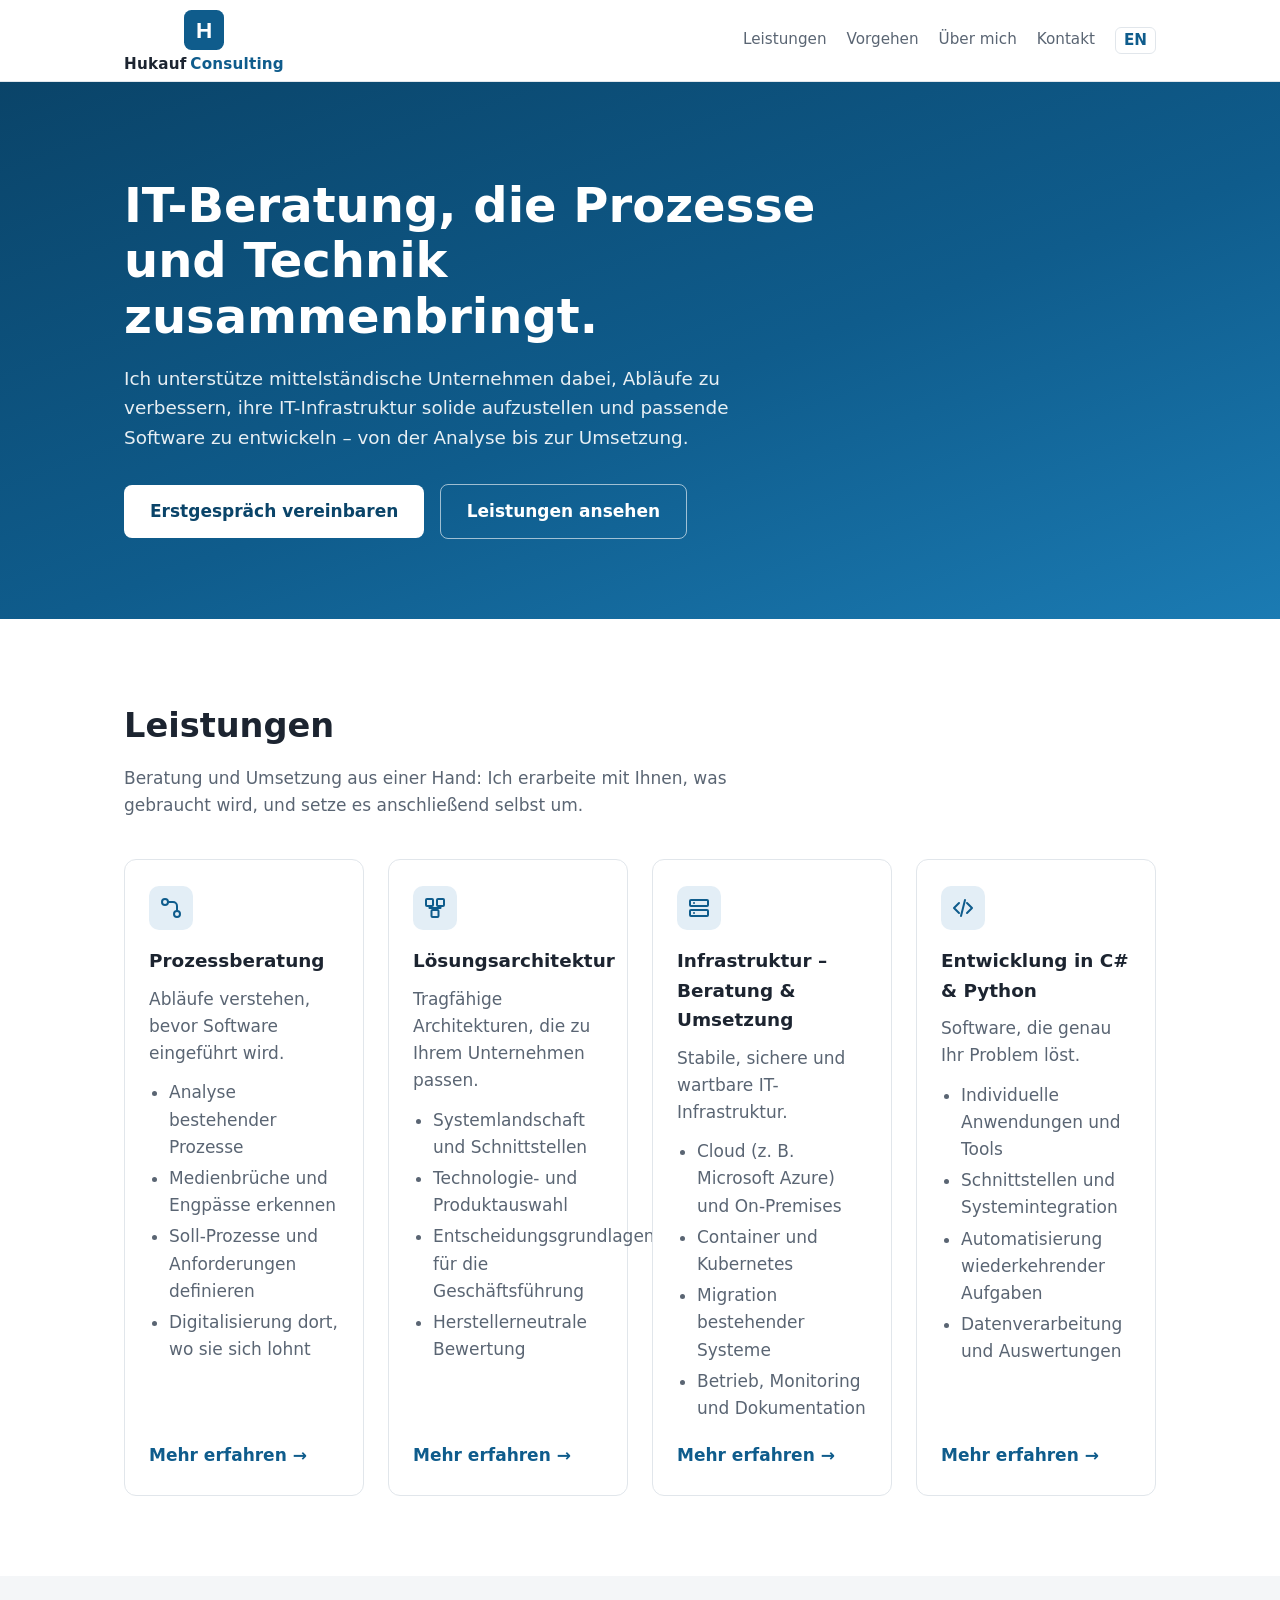
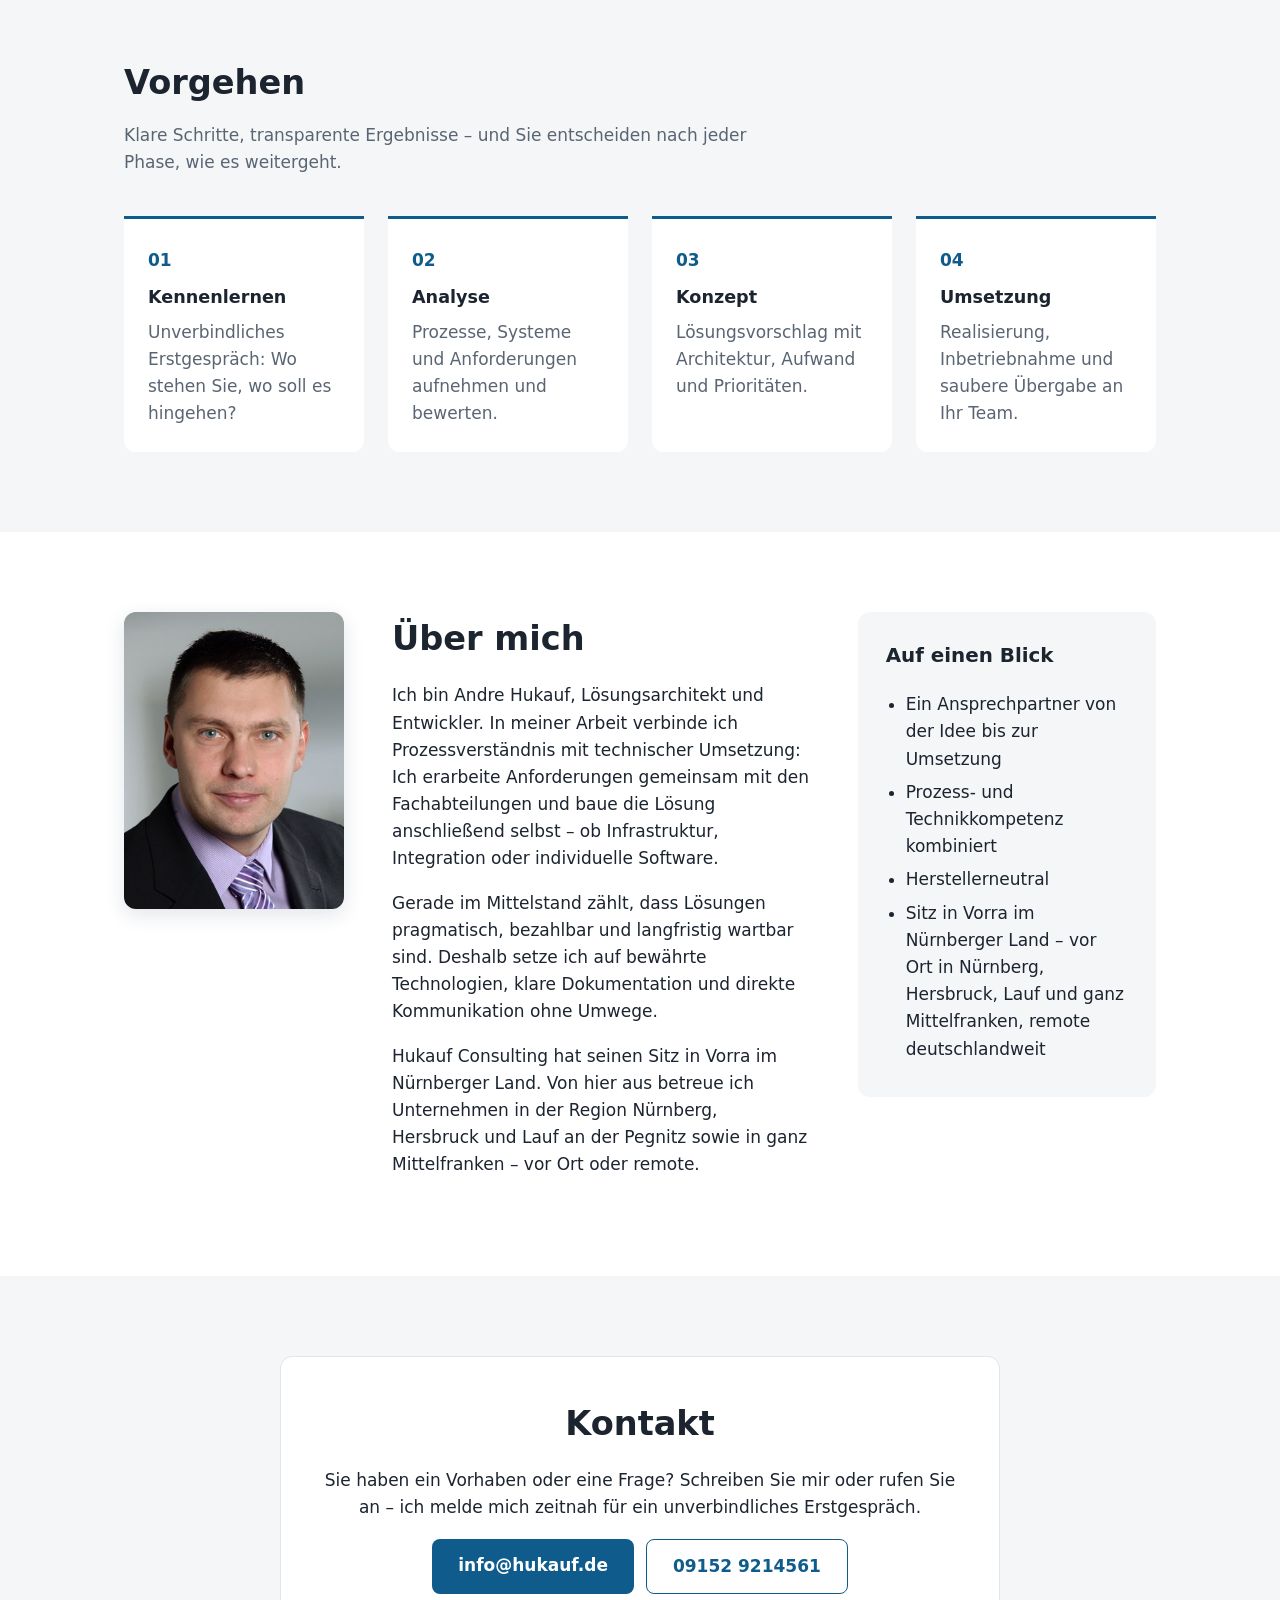
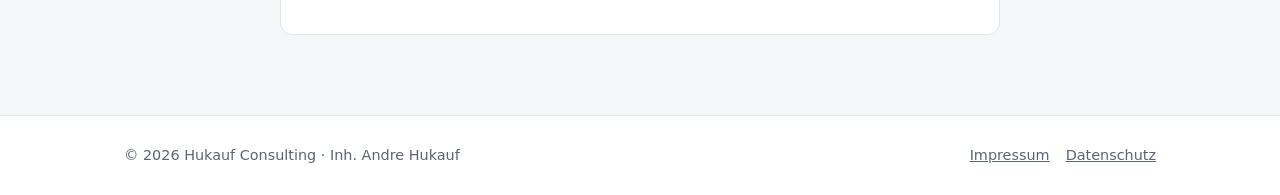
<file: index.html>
<!DOCTYPE html>
<html lang="de">
<head>
  <meta charset="utf-8">
  <meta name="viewport" content="width=device-width, initial-scale=1">
  <title>IT-Beratung &amp; Prozessberatung Nürnberg | Hukauf Consulting</title>
  <meta name="description" content="Hukauf Consulting: Prozessberatung, Lösungsarchitektur, IT-Infrastruktur und Softwareentwicklung in C# und Python für den Mittelstand in Vorra, Nürnberg, im Nürnberger Land und ganz Mittelfranken.">
  <link rel="canonical" href="https://www.hukauf.de/">
  <link rel="alternate" hreflang="de" href="https://www.hukauf.de/">
  <link rel="alternate" hreflang="en" href="https://www.hukauf.de/en/">
  <link rel="alternate" hreflang="x-default" href="https://www.hukauf.de/">
  <link rel="stylesheet" href="style.css">
  <meta property="og:type" content="website">
  <meta property="og:locale" content="de_DE">
  <meta property="og:locale:alternate" content="en_US">
  <meta property="og:site_name" content="Hukauf Consulting">
  <meta property="og:title" content="Hukauf Consulting – IT-Beratung &amp; Prozessberatung">
  <meta property="og:description" content="Prozessberatung, Lösungsarchitektur, IT-Infrastruktur und Entwicklung in C# &amp; Python für den Mittelstand.">
  <meta property="og:url" content="https://www.hukauf.de/">
  <meta property="og:image" content="https://www.hukauf.de/og-image.png">
  <meta property="og:image:width" content="1200">
  <meta property="og:image:height" content="630">
  <meta name="twitter:card" content="summary_large_image">
  <script type="application/ld+json">
  {
    "@context": "https://schema.org",
    "@type": "ProfessionalService",
    "name": "Hukauf Consulting",
    "url": "https://www.hukauf.de/",
    "image": "https://www.hukauf.de/og-image.png",
    "email": "info@hukauf.de",
    "telephone": "+49 9152 9214561",
    "founder": { "@type": "Person", "name": "Andre Hukauf", "image": "https://www.hukauf.de/img/portrait.jpg" },
    "address": {
      "@type": "PostalAddress",
      "streetAddress": "Am Schlosspark 9",
      "postalCode": "91247",
      "addressLocality": "Vorra",
      "addressRegion": "Bayern",
      "addressCountry": "DE"
    },
    "areaServed": [
      { "@type": "City", "name": "Vorra" },
      { "@type": "City", "name": "Nürnberg" },
      { "@type": "City", "name": "Hersbruck" },
      { "@type": "City", "name": "Lauf an der Pegnitz" },
      { "@type": "AdministrativeArea", "name": "Landkreis Nürnberger Land" },
      { "@type": "AdministrativeArea", "name": "Mittelfranken" },
      { "@type": "Country", "name": "Deutschland" }
    ],
    "knowsAbout": ["Prozessberatung", "Lösungsarchitektur", "IT-Infrastruktur", "Microsoft Azure", "Kubernetes", "C#", "Python"],
    "description": "Prozessberatung, Lösungsarchitektur, IT-Infrastruktur sowie Softwareentwicklung in C# und Python für mittelständische Unternehmen."
  }
  </script>
  <link rel="icon" href="/favicon.svg" type="image/svg+xml">
  <link rel="apple-touch-icon" href="/apple-touch-icon.png">
  <meta name="theme-color" content="#0f5c8c">
</head>
<body>
<a class="skip-link" href="#main">Zum Inhalt springen</a>

<header class="site-header">
  <div class="container">
    <a class="logo" href="#main"><img class="logo-mark" src="/favicon.svg" width="40" height="40" alt=""><span class="logo-text">Hukauf<span>Consulting</span></span></a>
    <nav class="nav" aria-label="Hauptnavigation">
      <a href="#leistungen">Leistungen</a>
      <a href="#vorgehen">Vorgehen</a>
      <a href="#ueber-mich">Über mich</a>
      <a href="#kontakt">Kontakt</a>
      <a class="lang" href="en/" hreflang="en" lang="en" title="English version">EN</a>
    </nav>
  </div>
</header>

<main id="main">

  <section class="hero">
    <div class="container">
      <h1>IT-Beratung, die Prozesse und Technik zusammenbringt.</h1>
      <p>Ich unterstütze mittelständische Unternehmen dabei, Abläufe zu verbessern, ihre IT-Infrastruktur solide aufzustellen und passende Software zu entwickeln – von der Analyse bis zur Umsetzung.</p>
      <a class="btn" href="#kontakt">Erstgespräch vereinbaren</a>
      <a class="btn btn-secondary" href="#leistungen">Leistungen ansehen</a>
    </div>
  </section>

  <section id="leistungen">
    <div class="container">
      <h2 class="section-title">Leistungen</h2>
      <p class="section-lead">Beratung und Umsetzung aus einer Hand: Ich erarbeite mit Ihnen, was gebraucht wird, und setze es anschließend selbst um.</p>

      <div class="grid">
        <div class="card">
          <div class="icon" aria-hidden="true">
            <svg aria-hidden="true" focusable="false" viewBox="0 0 24 24" fill="none" stroke="currentColor" stroke-width="2" stroke-linecap="round" stroke-linejoin="round"><circle cx="6" cy="6" r="3"/><circle cx="18" cy="18" r="3"/><path d="M9 6h5a4 4 0 0 1 4 4v5"/></svg>
          </div>
          <h3>Prozessberatung</h3>
          <p>Abläufe verstehen, bevor Software eingeführt wird.</p>
          <ul>
            <li>Analyse bestehender Prozesse</li>
            <li>Medienbrüche und Engpässe erkennen</li>
            <li>Soll-Prozesse und Anforderungen definieren</li>
            <li>Digitalisierung dort, wo sie sich lohnt</li>
          </ul>
          <a class="more" href="/leistungen/prozessberatung.html">Mehr erfahren<span class="visually-hidden">: Prozessberatung</span> →</a>
        </div>

        <div class="card">
          <div class="icon" aria-hidden="true">
            <svg aria-hidden="true" focusable="false" viewBox="0 0 24 24" fill="none" stroke="currentColor" stroke-width="2" stroke-linecap="round" stroke-linejoin="round"><rect x="3" y="3" width="7" height="7" rx="1"/><rect x="14" y="3" width="7" height="7" rx="1"/><rect x="8.5" y="14" width="7" height="7" rx="1"/><path d="M6.5 10v2h11v-2M12 12v2"/></svg>
          </div>
          <h3>Lösungsarchitektur</h3>
          <p>Tragfähige Architekturen, die zu Ihrem Unternehmen passen.</p>
          <ul>
            <li>Systemlandschaft und Schnittstellen</li>
            <li>Technologie- und Produktauswahl</li>
            <li>Entscheidungsgrundlagen für die Geschäftsführung</li>
            <li>Herstellerneutrale Bewertung</li>
          </ul>
          <a class="more" href="/leistungen/loesungsarchitektur.html">Mehr erfahren<span class="visually-hidden">: Lösungsarchitektur</span> →</a>
        </div>

        <div class="card">
          <div class="icon" aria-hidden="true">
            <svg aria-hidden="true" focusable="false" viewBox="0 0 24 24" fill="none" stroke="currentColor" stroke-width="2" stroke-linecap="round" stroke-linejoin="round"><rect x="3" y="4" width="18" height="6" rx="1"/><rect x="3" y="14" width="18" height="6" rx="1"/><path d="M7 7h.01M7 17h.01"/></svg>
          </div>
          <h3>Infrastruktur – Beratung &amp; Umsetzung</h3>
          <p>Stabile, sichere und wartbare IT-Infrastruktur.</p>
          <ul>
            <li>Cloud (z.&nbsp;B. Microsoft Azure) und On-Premises</li>
            <li>Container und Kubernetes</li>
            <li>Migration bestehender Systeme</li>
            <li>Betrieb, Monitoring und Dokumentation</li>
          </ul>
          <a class="more" href="/leistungen/infrastruktur.html">Mehr erfahren<span class="visually-hidden">: Infrastruktur</span> →</a>
        </div>

        <div class="card">
          <div class="icon" aria-hidden="true">
            <svg aria-hidden="true" focusable="false" viewBox="0 0 24 24" fill="none" stroke="currentColor" stroke-width="2" stroke-linecap="round" stroke-linejoin="round"><path d="M8 7l-5 5 5 5M16 7l5 5-5 5M14 4l-4 16"/></svg>
          </div>
          <h3>Entwicklung in C# &amp; Python</h3>
          <p>Software, die genau Ihr Problem löst.</p>
          <ul>
            <li>Individuelle Anwendungen und Tools</li>
            <li>Schnittstellen und Systemintegration</li>
            <li>Automatisierung wiederkehrender Aufgaben</li>
            <li>Datenverarbeitung und Auswertungen</li>
          </ul>
          <a class="more" href="/leistungen/softwareentwicklung.html">Mehr erfahren<span class="visually-hidden">: Softwareentwicklung</span> →</a>
        </div>
      </div>
    </div>
  </section>

  <section id="vorgehen" class="alt">
    <div class="container">
      <h2 class="section-title">Vorgehen</h2>
      <p class="section-lead">Klare Schritte, transparente Ergebnisse – und Sie entscheiden nach jeder Phase, wie es weitergeht.</p>

      <div class="steps">
        <div class="step">
          <h3>Kennenlernen</h3>
          <p>Unverbindliches Erstgespräch: Wo stehen Sie, wo soll es hingehen?</p>
        </div>
        <div class="step">
          <h3>Analyse</h3>
          <p>Prozesse, Systeme und Anforderungen aufnehmen und bewerten.</p>
        </div>
        <div class="step">
          <h3>Konzept</h3>
          <p>Lösungsvorschlag mit Architektur, Aufwand und Prioritäten.</p>
        </div>
        <div class="step">
          <h3>Umsetzung</h3>
          <p>Realisierung, Inbetriebnahme und saubere Übergabe an Ihr Team.</p>
        </div>
      </div>
    </div>
  </section>

  <section id="ueber-mich">
    <div class="container about">
      <img class="portrait" src="/img/portrait.jpg" width="314" height="425" alt="Porträt von Andre Hukauf" loading="lazy" decoding="async">
      <div>
        <h2 class="section-title">Über mich</h2>
        <p>Ich bin Andre Hukauf, Lösungsarchitekt und Entwickler. In meiner Arbeit verbinde ich Prozessverständnis mit technischer Umsetzung: Ich erarbeite Anforderungen gemeinsam mit den Fachabteilungen und baue die Lösung anschließend selbst – ob Infrastruktur, Integration oder individuelle Software.</p>
        <p>Gerade im Mittelstand zählt, dass Lösungen pragmatisch, bezahlbar und langfristig wartbar sind. Deshalb setze ich auf bewährte Technologien, klare Dokumentation und direkte Kommunikation ohne Umwege.</p>
        <p>Hukauf Consulting hat seinen Sitz in Vorra im Nürnberger Land. Von hier aus betreue ich Unternehmen in der Region Nürnberg, Hersbruck und Lauf an der Pegnitz sowie in ganz Mittelfranken – vor Ort oder remote.</p>
      </div>
      <div class="facts">
        <h3>Auf einen Blick</h3>
        <ul>
          <li>Ein Ansprechpartner von der Idee bis zur Umsetzung</li>
          <li>Prozess- und Technikkompetenz kombiniert</li>
          <li>Herstellerneutral</li>
          <li>Sitz in Vorra im Nürnberger Land – vor Ort in Nürnberg, Hersbruck, Lauf und ganz Mittelfranken, remote deutschlandweit</li>
        </ul>
      </div>
    </div>
  </section>

  <section id="kontakt" class="alt">
    <div class="container">
      <div class="contact-box">
        <h2 class="section-title">Kontakt</h2>
        <p>Sie haben ein Vorhaben oder eine Frage? Schreiben Sie mir oder rufen Sie an – ich melde mich zeitnah für ein unverbindliches Erstgespräch.</p>
        <div class="contact-actions">
          <a class="btn" href="mailto:info@hukauf.de">info@hukauf.de</a>
          <a class="btn btn-outline" href="tel:+4991529214561">09152 9214561</a>
        </div>
      </div>
    </div>
  </section>

</main>

<footer class="site-footer">
  <div class="container">
    <span>© 2026 Hukauf Consulting · Inh. Andre Hukauf</span>
    <span><a href="impressum.html">Impressum</a><a href="datenschutz.html">Datenschutz</a></span>
  </div>
</footer>

</body>
</html>
</file>
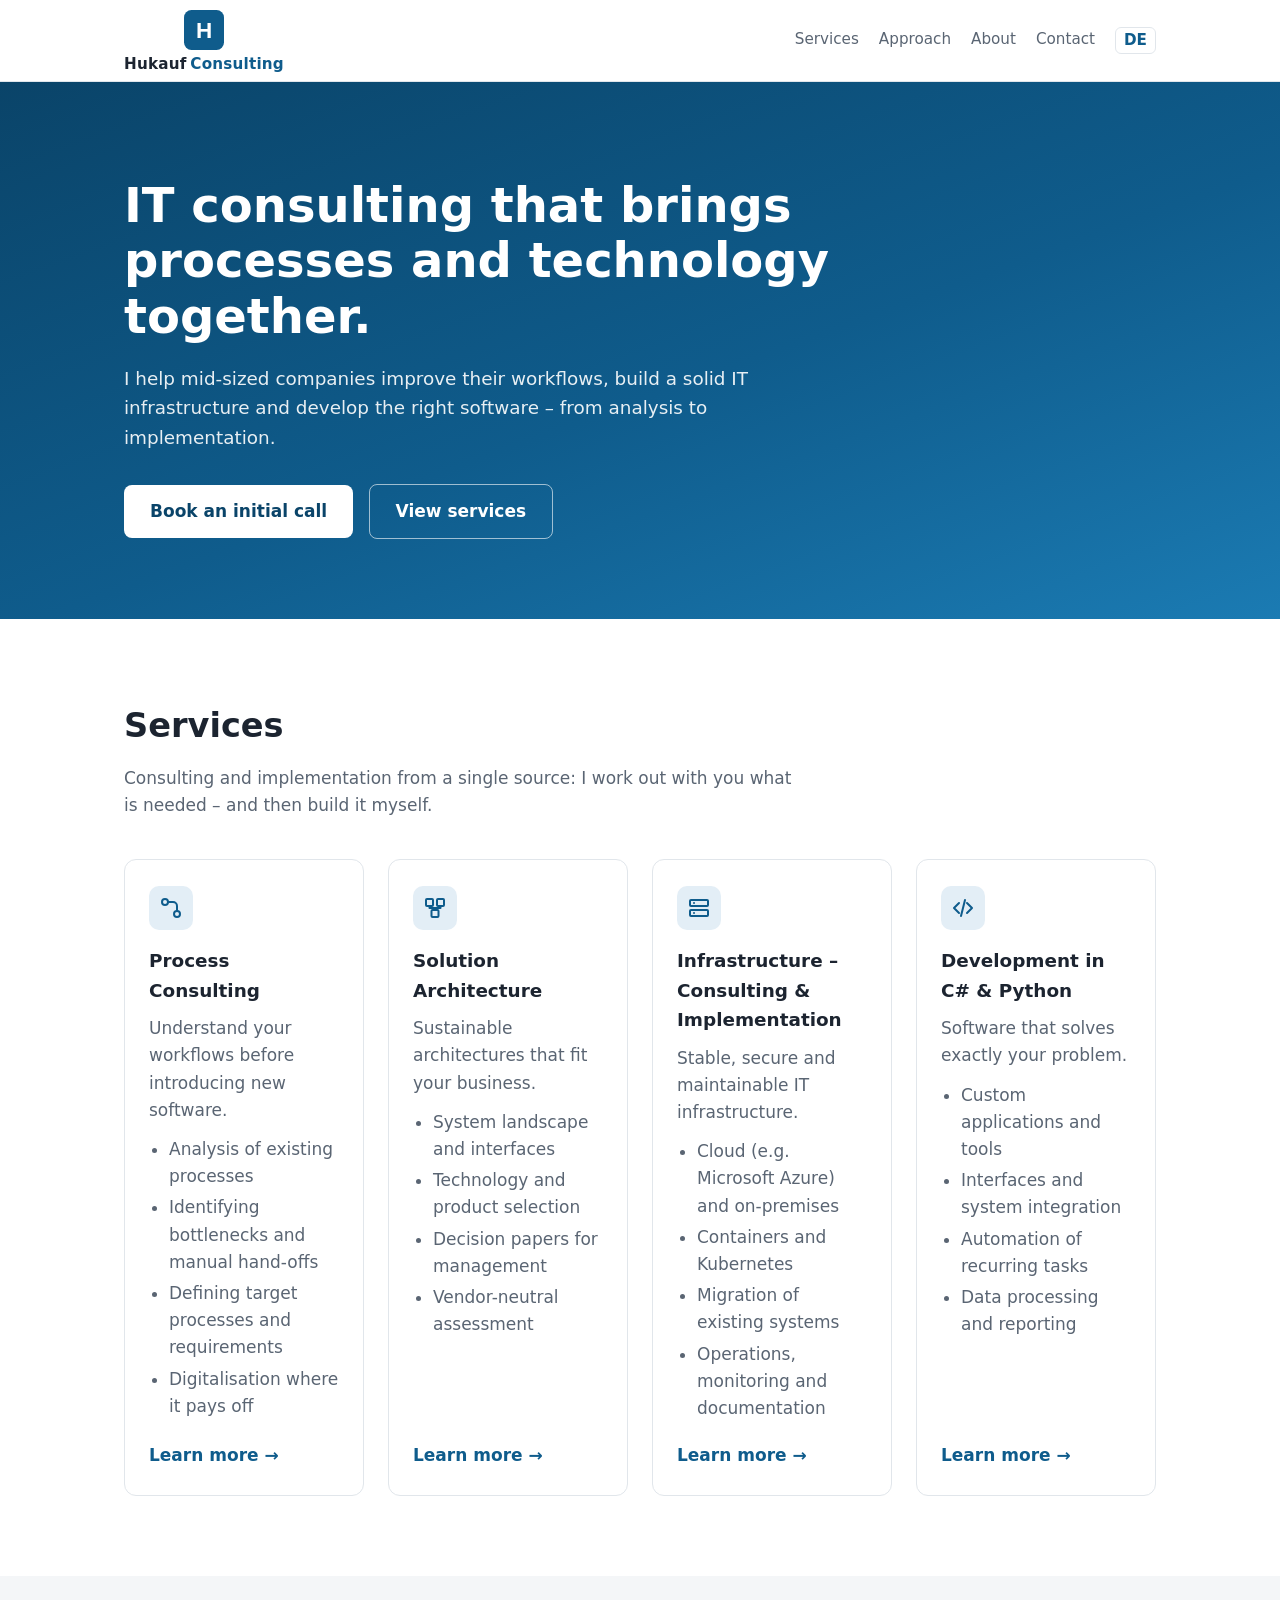
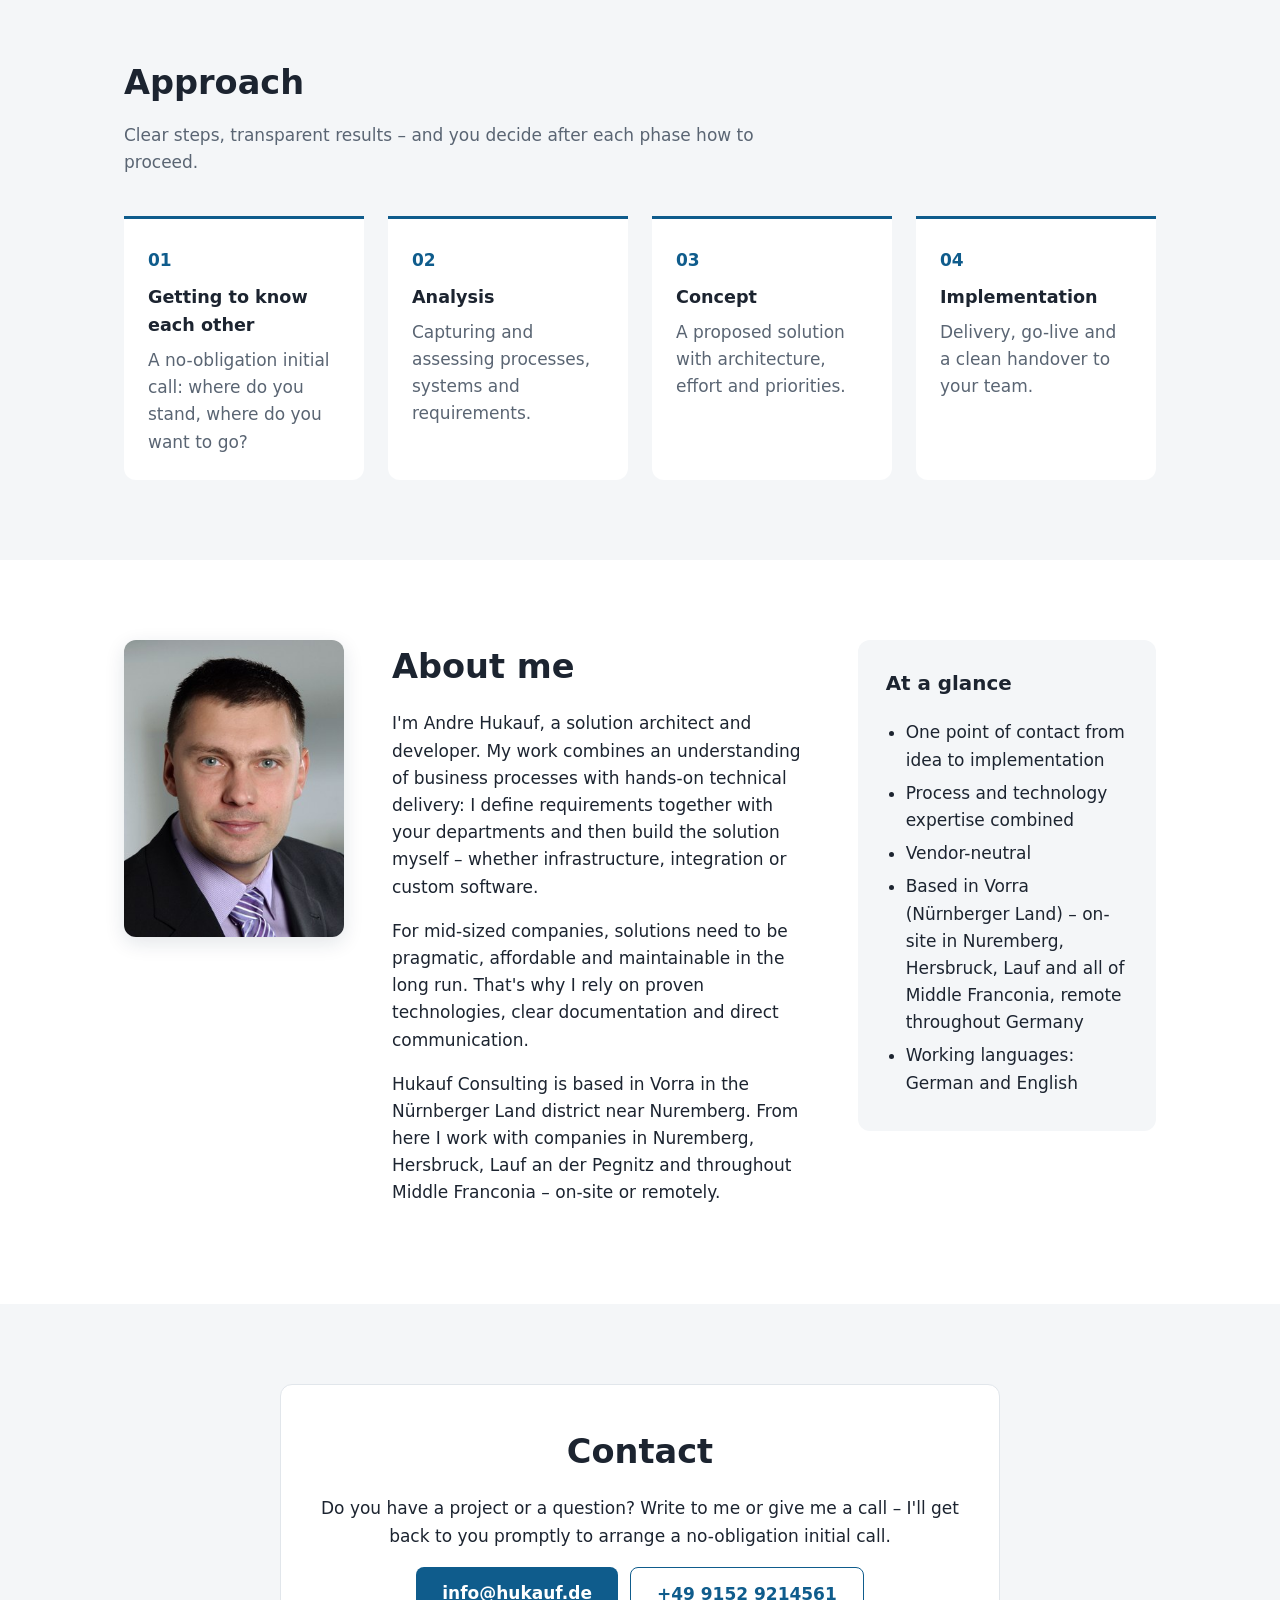
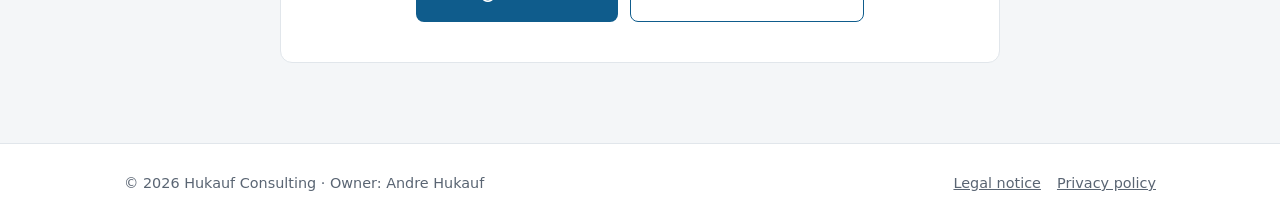
<file: en/index.html>
<!DOCTYPE html>
<html lang="en">
<head>
  <meta charset="utf-8">
  <meta name="viewport" content="width=device-width, initial-scale=1">
  <title>IT &amp; Process Consulting Nuremberg | Hukauf Consulting</title>
  <meta name="description" content="Hukauf Consulting: process consulting, solution architecture, IT infrastructure and software development in C# and Python for mid-sized companies – based in Vorra near Nuremberg, Germany, working on-site and remotely.">
  <link rel="canonical" href="https://www.hukauf.de/en/">
  <link rel="alternate" hreflang="de" href="https://www.hukauf.de/">
  <link rel="alternate" hreflang="en" href="https://www.hukauf.de/en/">
  <link rel="alternate" hreflang="x-default" href="https://www.hukauf.de/">
  <link rel="stylesheet" href="../style.css">
  <meta property="og:type" content="website">
  <meta property="og:locale" content="en_US">
  <meta property="og:locale:alternate" content="de_DE">
  <meta property="og:site_name" content="Hukauf Consulting">
  <meta property="og:title" content="Hukauf Consulting – IT &amp; Process Consulting">
  <meta property="og:description" content="Process consulting, solution architecture, IT infrastructure and development in C# &amp; Python for mid-sized companies.">
  <meta property="og:url" content="https://www.hukauf.de/en/">
  <meta property="og:image" content="https://www.hukauf.de/og-image.png">
  <meta property="og:image:width" content="1200">
  <meta property="og:image:height" content="630">
  <meta name="twitter:card" content="summary_large_image">
  <script type="application/ld+json">
  {
    "@context": "https://schema.org",
    "@type": "ProfessionalService",
    "name": "Hukauf Consulting",
    "url": "https://www.hukauf.de/en/",
    "image": "https://www.hukauf.de/og-image.png",
    "email": "info@hukauf.de",
    "telephone": "+49 9152 9214561",
    "founder": { "@type": "Person", "name": "Andre Hukauf", "image": "https://www.hukauf.de/img/portrait.jpg" },
    "address": {
      "@type": "PostalAddress",
      "streetAddress": "Am Schlosspark 9",
      "postalCode": "91247",
      "addressLocality": "Vorra",
      "addressRegion": "Bavaria",
      "addressCountry": "DE"
    },
    "areaServed": [
      { "@type": "City", "name": "Vorra" },
      { "@type": "City", "name": "Nuremberg" },
      { "@type": "City", "name": "Hersbruck" },
      { "@type": "City", "name": "Lauf an der Pegnitz" },
      { "@type": "AdministrativeArea", "name": "Nürnberger Land district" },
      { "@type": "AdministrativeArea", "name": "Middle Franconia" },
      { "@type": "Country", "name": "Germany" }
    ],
    "knowsAbout": ["Process consulting", "Solution architecture", "IT infrastructure", "Microsoft Azure", "Kubernetes", "C#", "Python"],
    "description": "Process consulting, solution architecture, IT infrastructure and software development in C# and Python for mid-sized companies."
  }
  </script>
  <link rel="icon" href="/favicon.svg" type="image/svg+xml">
  <link rel="apple-touch-icon" href="/apple-touch-icon.png">
  <meta name="theme-color" content="#0f5c8c">
</head>
<body>
<a class="skip-link" href="#main">Skip to content</a>

<header class="site-header">
  <div class="container">
    <a class="logo" href="#main"><img class="logo-mark" src="/favicon.svg" width="40" height="40" alt=""><span class="logo-text">Hukauf<span>Consulting</span></span></a>
    <nav class="nav" aria-label="Main navigation">
      <a href="#services">Services</a>
      <a href="#approach">Approach</a>
      <a href="#about">About</a>
      <a href="#contact">Contact</a>
      <a class="lang" href="../" hreflang="de" lang="de" title="Deutsche Version">DE</a>
    </nav>
  </div>
</header>

<main id="main">

  <section class="hero">
    <div class="container">
      <h1>IT consulting that brings processes and technology together.</h1>
      <p>I help mid-sized companies improve their workflows, build a solid IT infrastructure and develop the right software – from analysis to implementation.</p>
      <a class="btn" href="#contact">Book an initial call</a>
      <a class="btn btn-secondary" href="#services">View services</a>
    </div>
  </section>

  <section id="services">
    <div class="container">
      <h2 class="section-title">Services</h2>
      <p class="section-lead">Consulting and implementation from a single source: I work out with you what is needed – and then build it myself.</p>

      <div class="grid">
        <div class="card">
          <div class="icon" aria-hidden="true">
            <svg aria-hidden="true" focusable="false" viewBox="0 0 24 24" fill="none" stroke="currentColor" stroke-width="2" stroke-linecap="round" stroke-linejoin="round"><circle cx="6" cy="6" r="3"/><circle cx="18" cy="18" r="3"/><path d="M9 6h5a4 4 0 0 1 4 4v5"/></svg>
          </div>
          <h3>Process Consulting</h3>
          <p>Understand your workflows before introducing new software.</p>
          <ul>
            <li>Analysis of existing processes</li>
            <li>Identifying bottlenecks and manual hand-offs</li>
            <li>Defining target processes and requirements</li>
            <li>Digitalisation where it pays off</li>
          </ul>
          <a class="more" href="/en/services/process-consulting.html">Learn more<span class="visually-hidden">: Process Consulting</span> →</a>
        </div>

        <div class="card">
          <div class="icon" aria-hidden="true">
            <svg aria-hidden="true" focusable="false" viewBox="0 0 24 24" fill="none" stroke="currentColor" stroke-width="2" stroke-linecap="round" stroke-linejoin="round"><rect x="3" y="3" width="7" height="7" rx="1"/><rect x="14" y="3" width="7" height="7" rx="1"/><rect x="8.5" y="14" width="7" height="7" rx="1"/><path d="M6.5 10v2h11v-2M12 12v2"/></svg>
          </div>
          <h3>Solution Architecture</h3>
          <p>Sustainable architectures that fit your business.</p>
          <ul>
            <li>System landscape and interfaces</li>
            <li>Technology and product selection</li>
            <li>Decision papers for management</li>
            <li>Vendor-neutral assessment</li>
          </ul>
          <a class="more" href="/en/services/solution-architecture.html">Learn more<span class="visually-hidden">: Solution Architecture</span> →</a>
        </div>

        <div class="card">
          <div class="icon" aria-hidden="true">
            <svg aria-hidden="true" focusable="false" viewBox="0 0 24 24" fill="none" stroke="currentColor" stroke-width="2" stroke-linecap="round" stroke-linejoin="round"><rect x="3" y="4" width="18" height="6" rx="1"/><rect x="3" y="14" width="18" height="6" rx="1"/><path d="M7 7h.01M7 17h.01"/></svg>
          </div>
          <h3>Infrastructure – Consulting &amp; Implementation</h3>
          <p>Stable, secure and maintainable IT infrastructure.</p>
          <ul>
            <li>Cloud (e.g. Microsoft Azure) and on-premises</li>
            <li>Containers and Kubernetes</li>
            <li>Migration of existing systems</li>
            <li>Operations, monitoring and documentation</li>
          </ul>
          <a class="more" href="/en/services/infrastructure.html">Learn more<span class="visually-hidden">: Infrastructure</span> →</a>
        </div>

        <div class="card">
          <div class="icon" aria-hidden="true">
            <svg aria-hidden="true" focusable="false" viewBox="0 0 24 24" fill="none" stroke="currentColor" stroke-width="2" stroke-linecap="round" stroke-linejoin="round"><path d="M8 7l-5 5 5 5M16 7l5 5-5 5M14 4l-4 16"/></svg>
          </div>
          <h3>Development in C# &amp; Python</h3>
          <p>Software that solves exactly your problem.</p>
          <ul>
            <li>Custom applications and tools</li>
            <li>Interfaces and system integration</li>
            <li>Automation of recurring tasks</li>
            <li>Data processing and reporting</li>
          </ul>
          <a class="more" href="/en/services/software-development.html">Learn more<span class="visually-hidden">: Software Development</span> →</a>
        </div>
      </div>
    </div>
  </section>

  <section id="approach" class="alt">
    <div class="container">
      <h2 class="section-title">Approach</h2>
      <p class="section-lead">Clear steps, transparent results – and you decide after each phase how to proceed.</p>

      <div class="steps">
        <div class="step">
          <h3>Getting to know each other</h3>
          <p>A no-obligation initial call: where do you stand, where do you want to go?</p>
        </div>
        <div class="step">
          <h3>Analysis</h3>
          <p>Capturing and assessing processes, systems and requirements.</p>
        </div>
        <div class="step">
          <h3>Concept</h3>
          <p>A proposed solution with architecture, effort and priorities.</p>
        </div>
        <div class="step">
          <h3>Implementation</h3>
          <p>Delivery, go-live and a clean handover to your team.</p>
        </div>
      </div>
    </div>
  </section>

  <section id="about">
    <div class="container about">
      <img class="portrait" src="/img/portrait.jpg" width="314" height="425" alt="Portrait of Andre Hukauf" loading="lazy" decoding="async">
      <div>
        <h2 class="section-title">About me</h2>
        <p>I'm Andre Hukauf, a solution architect and developer. My work combines an understanding of business processes with hands-on technical delivery: I define requirements together with your departments and then build the solution myself – whether infrastructure, integration or custom software.</p>
        <p>For mid-sized companies, solutions need to be pragmatic, affordable and maintainable in the long run. That's why I rely on proven technologies, clear documentation and direct communication.</p>
        <p>Hukauf Consulting is based in Vorra in the Nürnberger Land district near Nuremberg. From here I work with companies in Nuremberg, Hersbruck, Lauf an der Pegnitz and throughout Middle Franconia – on-site or remotely.</p>
      </div>
      <div class="facts">
        <h3>At a glance</h3>
        <ul>
          <li>One point of contact from idea to implementation</li>
          <li>Process and technology expertise combined</li>
          <li>Vendor-neutral</li>
          <li>Based in Vorra (Nürnberger Land) – on-site in Nuremberg, Hersbruck, Lauf and all of Middle Franconia, remote throughout Germany</li>
          <li>Working languages: German and English</li>
        </ul>
      </div>
    </div>
  </section>

  <section id="contact" class="alt">
    <div class="container">
      <div class="contact-box">
        <h2 class="section-title">Contact</h2>
        <p>Do you have a project or a question? Write to me or give me a call – I'll get back to you promptly to arrange a no-obligation initial call.</p>
        <div class="contact-actions">
          <a class="btn" href="mailto:info@hukauf.de">info@hukauf.de</a>
          <a class="btn btn-outline" href="tel:+4991529214561">+49 9152 9214561</a>
        </div>
      </div>
    </div>
  </section>

</main>

<footer class="site-footer">
  <div class="container">
    <span>© 2026 Hukauf Consulting · Owner: Andre Hukauf</span>
    <span><a href="legal-notice.html">Legal notice</a><a href="privacy.html">Privacy policy</a></span>
  </div>
</footer>

</body>
</html>
</file>
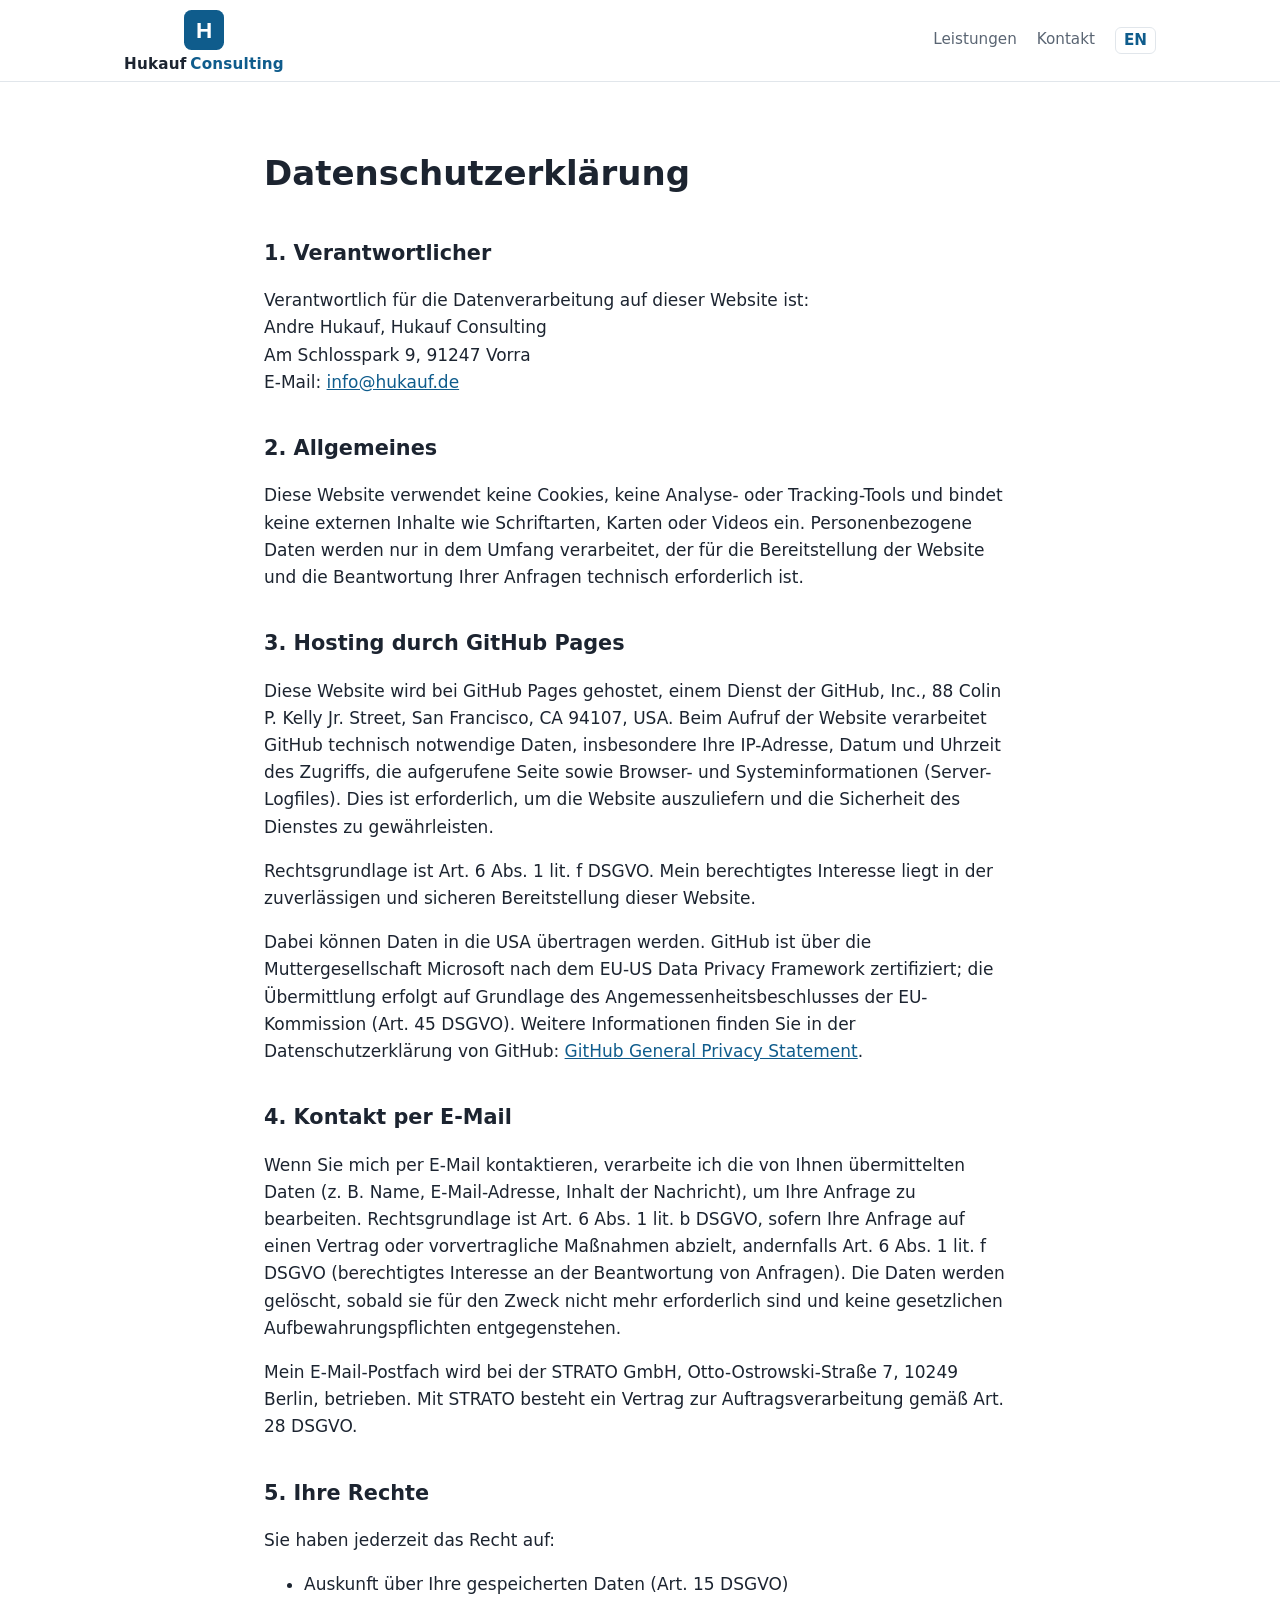
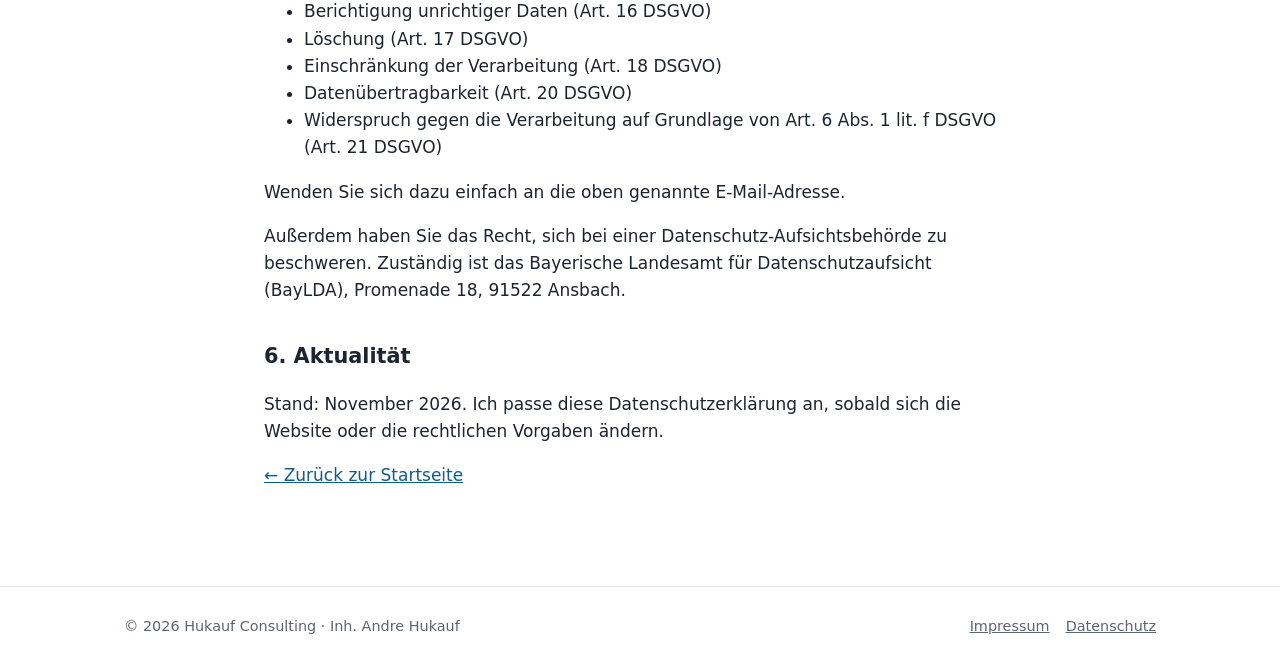
<file: datenschutz.html>
<!DOCTYPE html>
<html lang="de">
<head>
  <meta charset="utf-8">
  <meta name="viewport" content="width=device-width, initial-scale=1">
  <title>Datenschutzerklärung – Hukauf Consulting</title>
  <meta name="robots" content="noindex">
  <link rel="alternate" hreflang="en" href="https://www.hukauf.de/en/privacy.html">
  <link rel="stylesheet" href="style.css">
  <link rel="icon" href="/favicon.svg" type="image/svg+xml">
  <link rel="apple-touch-icon" href="/apple-touch-icon.png">
  <meta name="theme-color" content="#0f5c8c">
</head>
<body>
<a class="skip-link" href="#main">Zum Inhalt springen</a>

<header class="site-header">
  <div class="container">
    <a class="logo" href="index.html"><img class="logo-mark" src="/favicon.svg" width="40" height="40" alt=""><span class="logo-text">Hukauf<span>Consulting</span></span></a>
    <nav class="nav" aria-label="Hauptnavigation">
      <a href="index.html#leistungen">Leistungen</a>
      <a href="index.html#kontakt">Kontakt</a>
      <a class="lang" href="en/privacy.html" hreflang="en" lang="en" title="English version">EN</a>
    </nav>
  </div>
</header>

<main id="main" class="legal">
  <div class="container">
    <h1>Datenschutzerklärung</h1>

    <h2>1. Verantwortlicher</h2>
    <p>
      Verantwortlich für die Datenverarbeitung auf dieser Website ist:<br>
      Andre Hukauf, Hukauf Consulting<br>
      Am Schlosspark 9, 91247 Vorra<br>
      E-Mail: <a href="mailto:info@hukauf.de">info@hukauf.de</a>
    </p>

    <h2>2. Allgemeines</h2>
    <p>Diese Website verwendet keine Cookies, keine Analyse- oder Tracking-Tools und bindet keine externen Inhalte wie Schriftarten, Karten oder Videos ein. Personenbezogene Daten werden nur in dem Umfang verarbeitet, der für die Bereitstellung der Website und die Beantwortung Ihrer Anfragen technisch erforderlich ist.</p>

    <h2>3. Hosting durch GitHub Pages</h2>
    <p>Diese Website wird bei GitHub Pages gehostet, einem Dienst der GitHub, Inc., 88 Colin P. Kelly Jr. Street, San Francisco, CA 94107, USA. Beim Aufruf der Website verarbeitet GitHub technisch notwendige Daten, insbesondere Ihre IP-Adresse, Datum und Uhrzeit des Zugriffs, die aufgerufene Seite sowie Browser- und Systeminformationen (Server-Logfiles). Dies ist erforderlich, um die Website auszuliefern und die Sicherheit des Dienstes zu gewährleisten.</p>
    <p>Rechtsgrundlage ist Art. 6 Abs. 1 lit. f DSGVO. Mein berechtigtes Interesse liegt in der zuverlässigen und sicheren Bereitstellung dieser Website.</p>
    <p>Dabei können Daten in die USA übertragen werden. GitHub ist über die Muttergesellschaft Microsoft nach dem EU-US Data Privacy Framework zertifiziert; die Übermittlung erfolgt auf Grundlage des Angemessenheitsbeschlusses der EU-Kommission (Art. 45 DSGVO). Weitere Informationen finden Sie in der Datenschutzerklärung von GitHub: <a href="https://docs.github.com/de/site-policy/privacy-policies/github-general-privacy-statement" rel="noopener">GitHub General Privacy Statement</a>.</p>

    <h2>4. Kontakt per E-Mail</h2>
    <p>Wenn Sie mich per E-Mail kontaktieren, verarbeite ich die von Ihnen übermittelten Daten (z.&nbsp;B. Name, E-Mail-Adresse, Inhalt der Nachricht), um Ihre Anfrage zu bearbeiten. Rechtsgrundlage ist Art. 6 Abs. 1 lit. b DSGVO, sofern Ihre Anfrage auf einen Vertrag oder vorvertragliche Maßnahmen abzielt, andernfalls Art. 6 Abs. 1 lit. f DSGVO (berechtigtes Interesse an der Beantwortung von Anfragen). Die Daten werden gelöscht, sobald sie für den Zweck nicht mehr erforderlich sind und keine gesetzlichen Aufbewahrungspflichten entgegenstehen.</p>
    <p>Mein E-Mail-Postfach wird bei der STRATO GmbH, Otto-Ostrowski-Straße 7, 10249 Berlin, betrieben. Mit STRATO besteht ein Vertrag zur Auftragsverarbeitung gemäß Art. 28 DSGVO.</p>

    <h2>5. Ihre Rechte</h2>
    <p>Sie haben jederzeit das Recht auf:</p>
    <ul>
      <li>Auskunft über Ihre gespeicherten Daten (Art. 15 DSGVO)</li>
      <li>Berichtigung unrichtiger Daten (Art. 16 DSGVO)</li>
      <li>Löschung (Art. 17 DSGVO)</li>
      <li>Einschränkung der Verarbeitung (Art. 18 DSGVO)</li>
      <li>Datenübertragbarkeit (Art. 20 DSGVO)</li>
      <li>Widerspruch gegen die Verarbeitung auf Grundlage von Art. 6 Abs. 1 lit. f DSGVO (Art. 21 DSGVO)</li>
    </ul>
    <p>Wenden Sie sich dazu einfach an die oben genannte E-Mail-Adresse.</p>
    <p>Außerdem haben Sie das Recht, sich bei einer Datenschutz-Aufsichtsbehörde zu beschweren. Zuständig ist das Bayerische Landesamt für Datenschutzaufsicht (BayLDA), Promenade 18, 91522 Ansbach.</p>

    <h2>6. Aktualität</h2>
    <p>Stand: November 2026. Ich passe diese Datenschutzerklärung an, sobald sich die Website oder die rechtlichen Vorgaben ändern.</p>

    <p><a href="index.html">← Zurück zur Startseite</a></p>
  </div>
</main>

<footer class="site-footer">
  <div class="container">
    <span>© 2026 Hukauf Consulting · Inh. Andre Hukauf</span>
    <span><a href="impressum.html">Impressum</a><a href="datenschutz.html">Datenschutz</a></span>
  </div>
</footer>

</body>
</html>
</file>
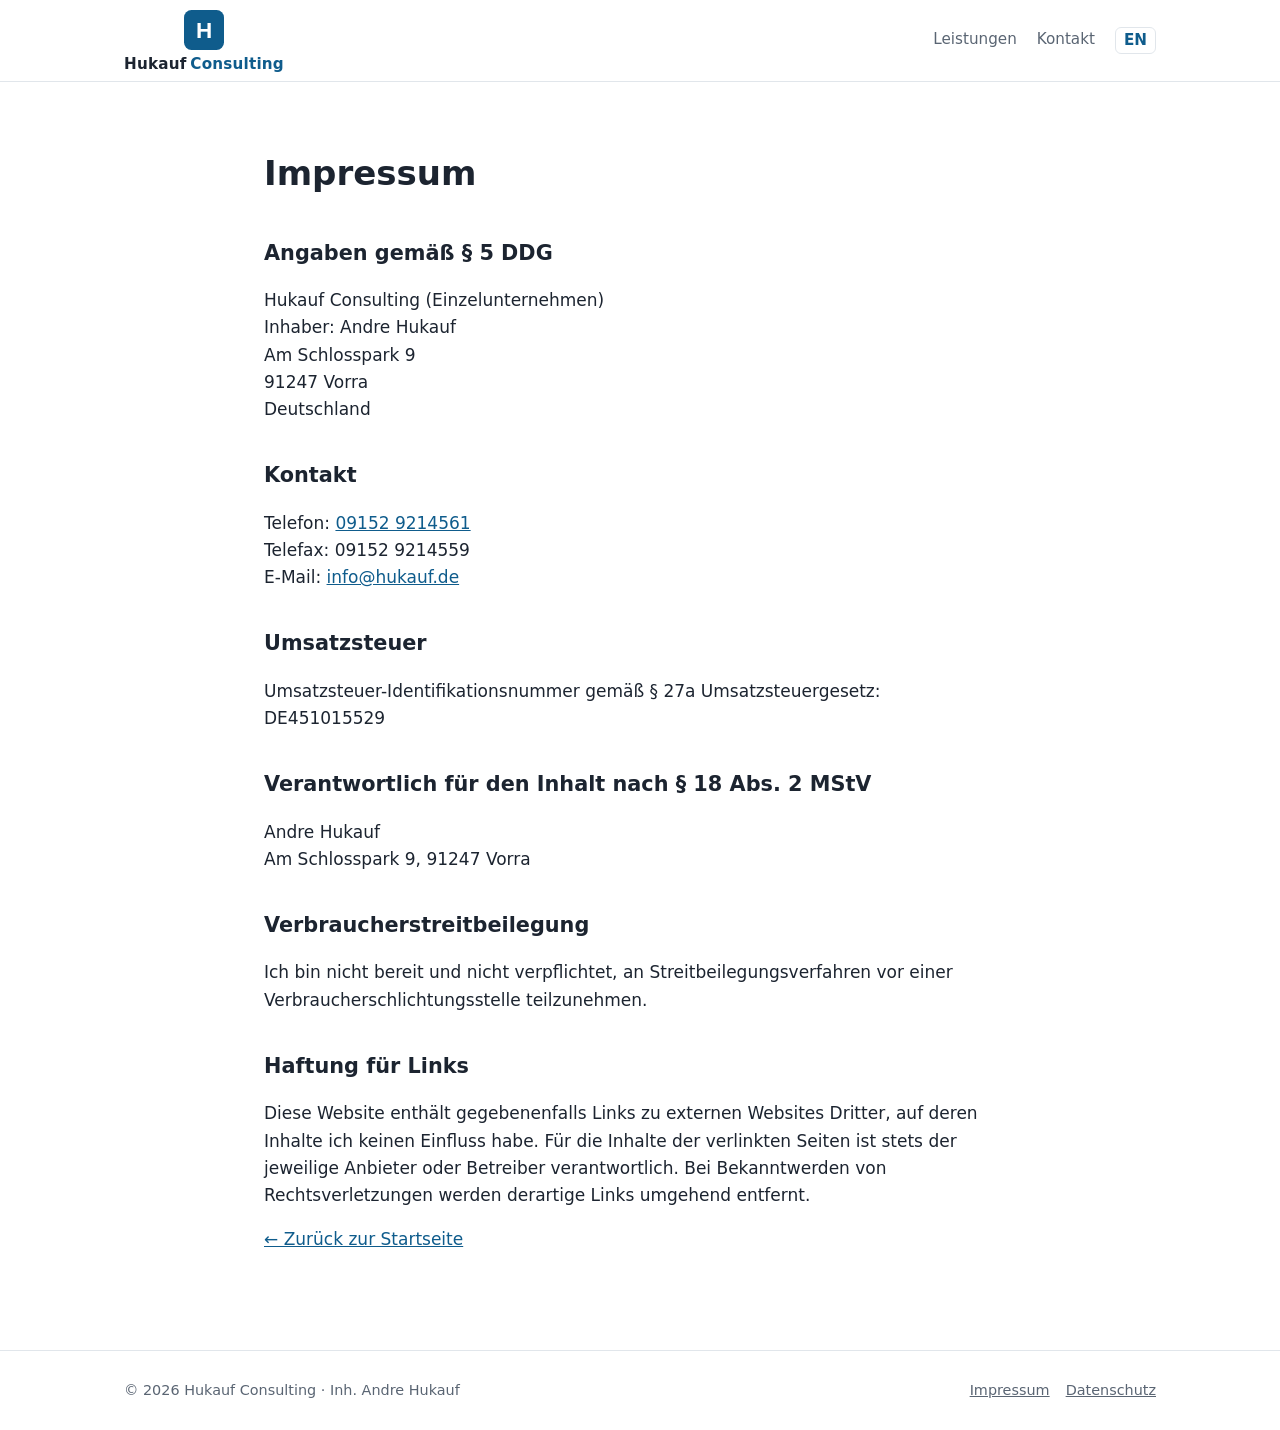
<file: impressum.html>
<!DOCTYPE html>
<html lang="de">
<head>
  <meta charset="utf-8">
  <meta name="viewport" content="width=device-width, initial-scale=1">
  <title>Impressum – Hukauf Consulting</title>
  <meta name="robots" content="noindex">
  <link rel="alternate" hreflang="en" href="https://www.hukauf.de/en/legal-notice.html">
  <link rel="stylesheet" href="style.css">
  <link rel="icon" href="/favicon.svg" type="image/svg+xml">
  <link rel="apple-touch-icon" href="/apple-touch-icon.png">
  <meta name="theme-color" content="#0f5c8c">
</head>
<body>
<a class="skip-link" href="#main">Zum Inhalt springen</a>

<header class="site-header">
  <div class="container">
    <a class="logo" href="index.html"><img class="logo-mark" src="/favicon.svg" width="40" height="40" alt=""><span class="logo-text">Hukauf<span>Consulting</span></span></a>
    <nav class="nav" aria-label="Hauptnavigation">
      <a href="index.html#leistungen">Leistungen</a>
      <a href="index.html#kontakt">Kontakt</a>
      <a class="lang" href="en/legal-notice.html" hreflang="en" lang="en" title="English version">EN</a>
    </nav>
  </div>
</header>

<main id="main" class="legal">
  <div class="container">
    <h1>Impressum</h1>

    <h2>Angaben gemäß § 5 DDG</h2>
    <p>
      Hukauf Consulting (Einzelunternehmen)<br>
      Inhaber: Andre Hukauf<br>
      Am Schlosspark 9<br>
      91247 Vorra<br>
      Deutschland
    </p>

    <h2>Kontakt</h2>
    <p>
      Telefon: <a href="tel:+4991529214561">09152 9214561</a><br>
      Telefax: 09152 9214559<br>
      E-Mail: <a href="mailto:info@hukauf.de">info@hukauf.de</a>
    </p>

    <h2>Umsatzsteuer</h2>
    <p>Umsatzsteuer-Identifikationsnummer gemäß § 27a Umsatzsteuergesetz:<br>DE451015529</p>

    <h2>Verantwortlich für den Inhalt nach § 18 Abs. 2 MStV</h2>
    <p>
      Andre Hukauf<br>
      Am Schlosspark 9, 91247 Vorra
    </p>

    <h2>Verbraucherstreitbeilegung</h2>
    <p>Ich bin nicht bereit und nicht verpflichtet, an Streitbeilegungsverfahren vor einer Verbraucherschlichtungsstelle teilzunehmen.</p>

    <h2>Haftung für Links</h2>
    <p>Diese Website enthält gegebenenfalls Links zu externen Websites Dritter, auf deren Inhalte ich keinen Einfluss habe. Für die Inhalte der verlinkten Seiten ist stets der jeweilige Anbieter oder Betreiber verantwortlich. Bei Bekanntwerden von Rechtsverletzungen werden derartige Links umgehend entfernt.</p>

    <p><a href="index.html">← Zurück zur Startseite</a></p>
  </div>
</main>

<footer class="site-footer">
  <div class="container">
    <span>© 2026 Hukauf Consulting · Inh. Andre Hukauf</span>
    <span><a href="impressum.html">Impressum</a><a href="datenschutz.html">Datenschutz</a></span>
  </div>
</footer>

</body>
</html>
</file>
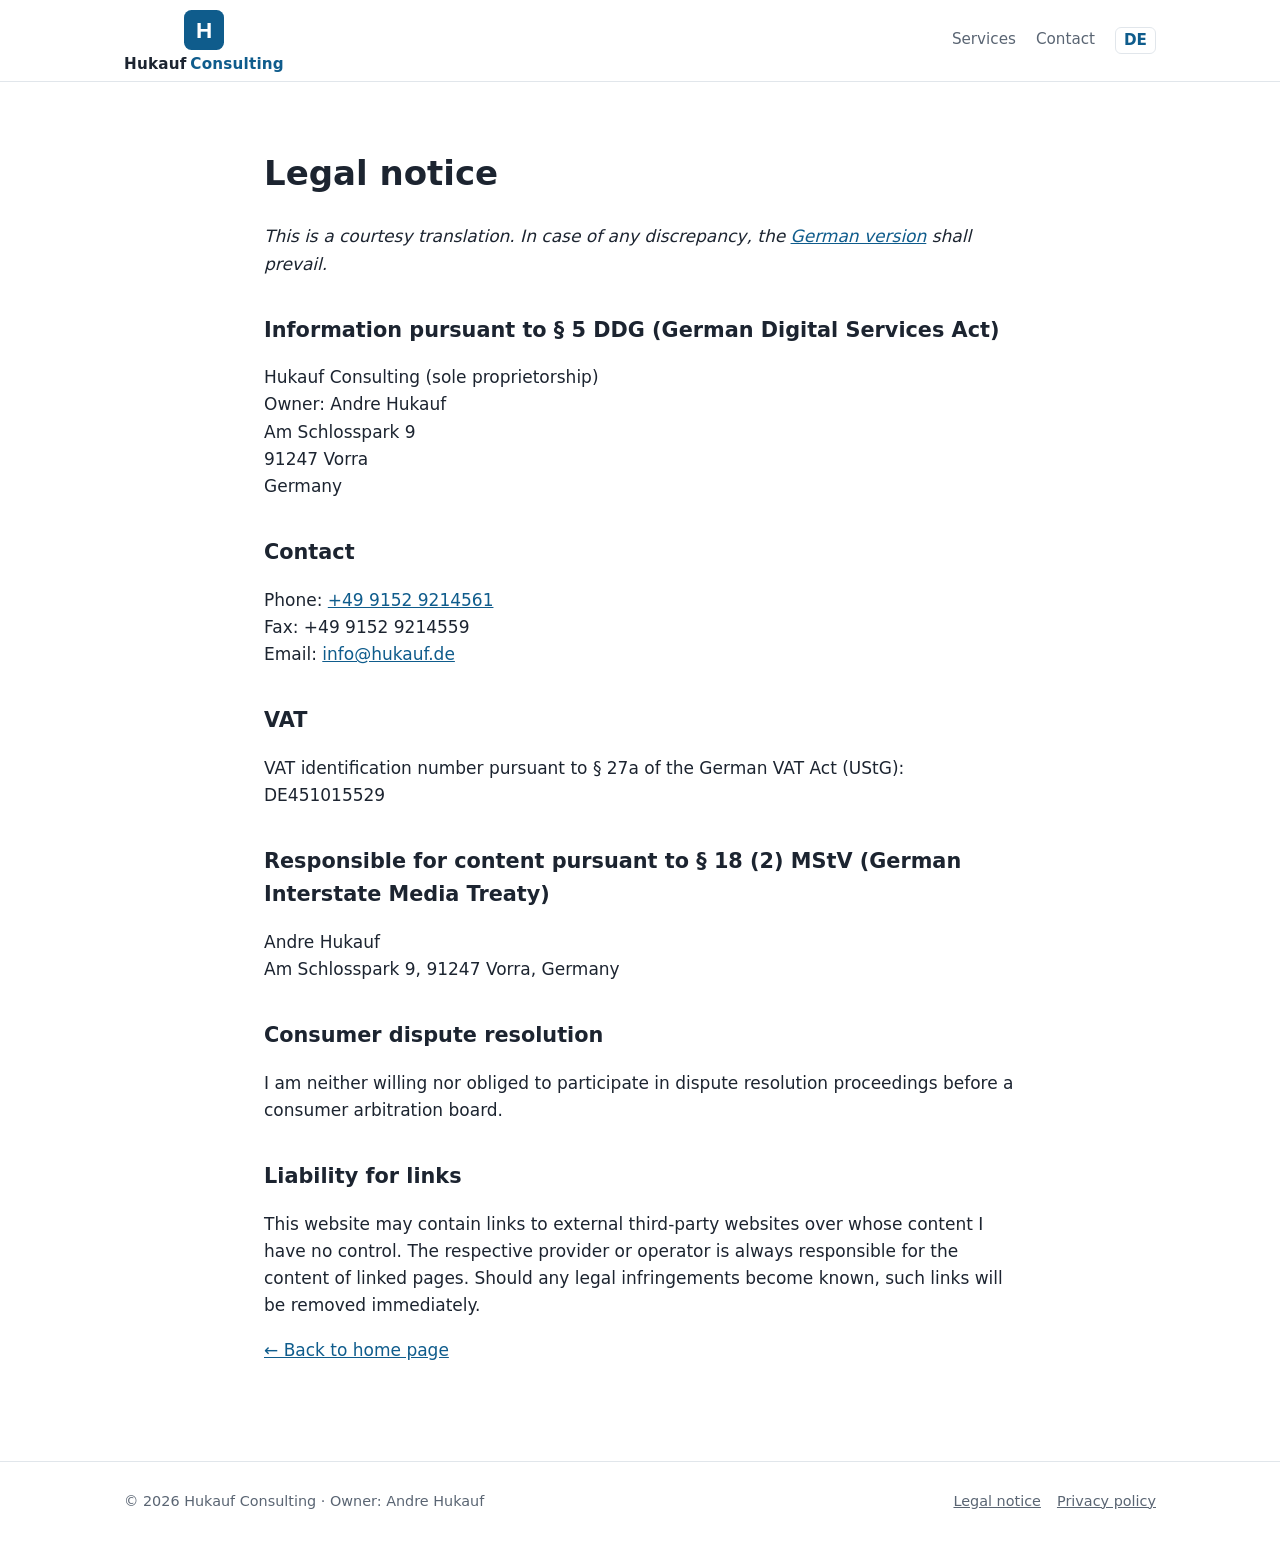
<file: en/legal-notice.html>
<!DOCTYPE html>
<html lang="en">
<head>
  <meta charset="utf-8">
  <meta name="viewport" content="width=device-width, initial-scale=1">
  <title>Legal notice – Hukauf Consulting</title>
  <meta name="robots" content="noindex">
  <link rel="alternate" hreflang="de" href="https://www.hukauf.de/impressum.html">
  <link rel="stylesheet" href="../style.css">
  <link rel="icon" href="/favicon.svg" type="image/svg+xml">
  <link rel="apple-touch-icon" href="/apple-touch-icon.png">
  <meta name="theme-color" content="#0f5c8c">
</head>
<body>
<a class="skip-link" href="#main">Skip to content</a>

<header class="site-header">
  <div class="container">
    <a class="logo" href="./"><img class="logo-mark" src="/favicon.svg" width="40" height="40" alt=""><span class="logo-text">Hukauf<span>Consulting</span></span></a>
    <nav class="nav" aria-label="Main navigation">
      <a href="./#services">Services</a>
      <a href="./#contact">Contact</a>
      <a class="lang" href="../impressum.html" hreflang="de" lang="de" title="Deutsche Version">DE</a>
    </nav>
  </div>
</header>

<main id="main" class="legal">
  <div class="container">
    <h1>Legal notice</h1>
    <p><em>This is a courtesy translation. In case of any discrepancy, the <a href="../impressum.html" hreflang="de">German version</a> shall prevail.</em></p>

    <h2>Information pursuant to § 5 DDG (German Digital Services Act)</h2>
    <p>
      Hukauf Consulting (sole proprietorship)<br>
      Owner: Andre Hukauf<br>
      Am Schlosspark 9<br>
      91247 Vorra<br>
      Germany
    </p>

    <h2>Contact</h2>
    <p>
      Phone: <a href="tel:+4991529214561">+49 9152 9214561</a><br>
      Fax: +49 9152 9214559<br>
      Email: <a href="mailto:info@hukauf.de">info@hukauf.de</a>
    </p>

    <h2>VAT</h2>
    <p>VAT identification number pursuant to § 27a of the German VAT Act (UStG):<br>DE451015529</p>

    <h2>Responsible for content pursuant to § 18 (2) MStV (German Interstate Media Treaty)</h2>
    <p>
      Andre Hukauf<br>
      Am Schlosspark 9, 91247 Vorra, Germany
    </p>

    <h2>Consumer dispute resolution</h2>
    <p>I am neither willing nor obliged to participate in dispute resolution proceedings before a consumer arbitration board.</p>

    <h2>Liability for links</h2>
    <p>This website may contain links to external third-party websites over whose content I have no control. The respective provider or operator is always responsible for the content of linked pages. Should any legal infringements become known, such links will be removed immediately.</p>

    <p><a href="./">← Back to home page</a></p>
  </div>
</main>

<footer class="site-footer">
  <div class="container">
    <span>© 2026 Hukauf Consulting · Owner: Andre Hukauf</span>
    <span><a href="legal-notice.html">Legal notice</a><a href="privacy.html">Privacy policy</a></span>
  </div>
</footer>

</body>
</html>
</file>
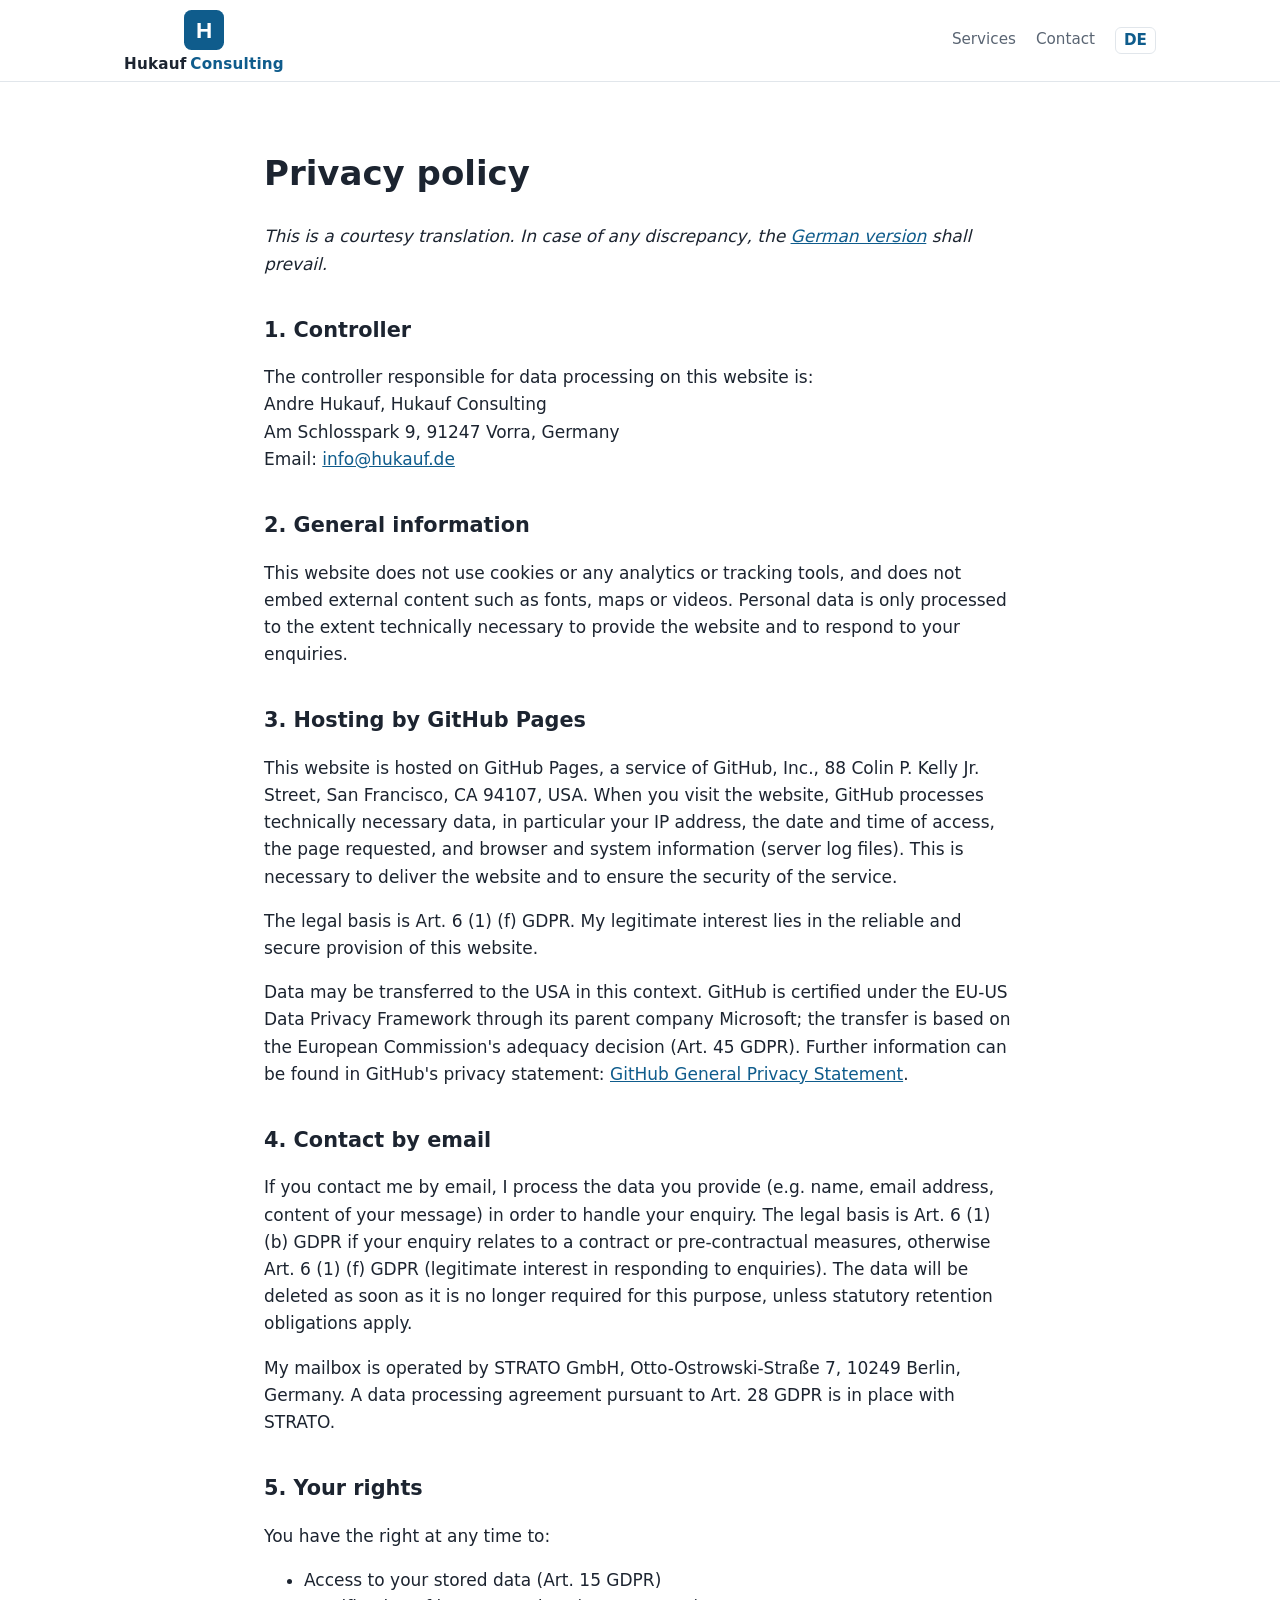
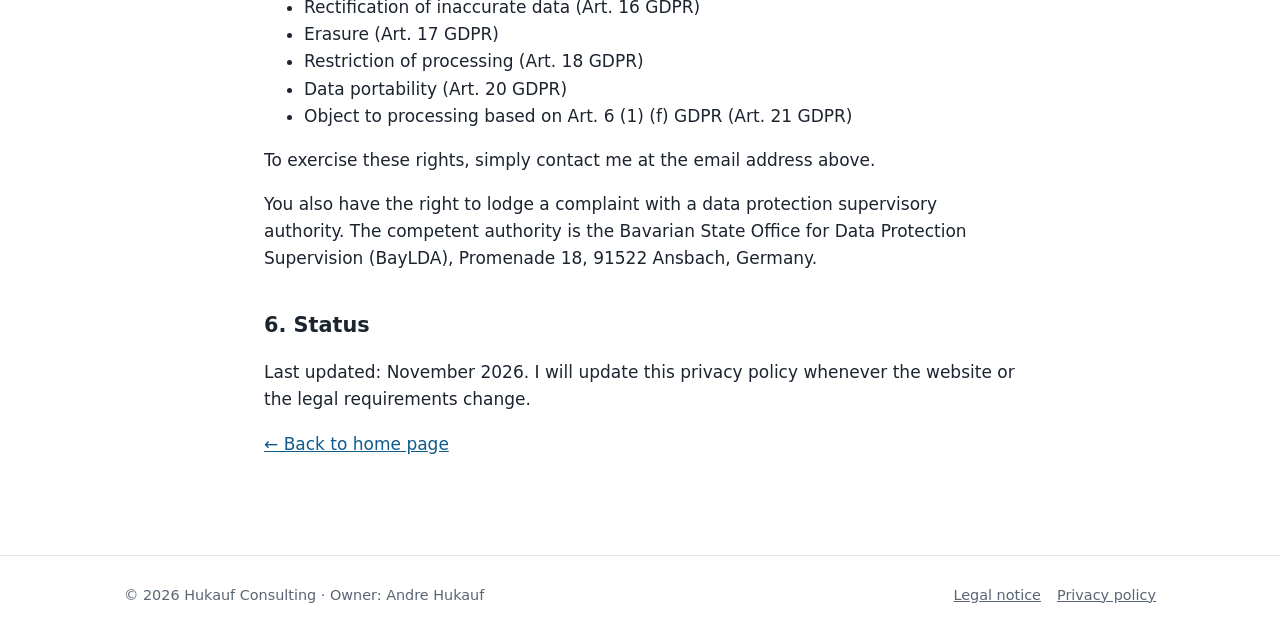
<file: en/privacy.html>
<!DOCTYPE html>
<html lang="en">
<head>
  <meta charset="utf-8">
  <meta name="viewport" content="width=device-width, initial-scale=1">
  <title>Privacy policy – Hukauf Consulting</title>
  <meta name="robots" content="noindex">
  <link rel="alternate" hreflang="de" href="https://www.hukauf.de/datenschutz.html">
  <link rel="stylesheet" href="../style.css">
  <link rel="icon" href="/favicon.svg" type="image/svg+xml">
  <link rel="apple-touch-icon" href="/apple-touch-icon.png">
  <meta name="theme-color" content="#0f5c8c">
</head>
<body>
<a class="skip-link" href="#main">Skip to content</a>

<header class="site-header">
  <div class="container">
    <a class="logo" href="./"><img class="logo-mark" src="/favicon.svg" width="40" height="40" alt=""><span class="logo-text">Hukauf<span>Consulting</span></span></a>
    <nav class="nav" aria-label="Main navigation">
      <a href="./#services">Services</a>
      <a href="./#contact">Contact</a>
      <a class="lang" href="../datenschutz.html" hreflang="de" lang="de" title="Deutsche Version">DE</a>
    </nav>
  </div>
</header>

<main id="main" class="legal">
  <div class="container">
    <h1>Privacy policy</h1>
    <p><em>This is a courtesy translation. In case of any discrepancy, the <a href="../datenschutz.html" hreflang="de">German version</a> shall prevail.</em></p>

    <h2>1. Controller</h2>
    <p>
      The controller responsible for data processing on this website is:<br>
      Andre Hukauf, Hukauf Consulting<br>
      Am Schlosspark 9, 91247 Vorra, Germany<br>
      Email: <a href="mailto:info@hukauf.de">info@hukauf.de</a>
    </p>

    <h2>2. General information</h2>
    <p>This website does not use cookies or any analytics or tracking tools, and does not embed external content such as fonts, maps or videos. Personal data is only processed to the extent technically necessary to provide the website and to respond to your enquiries.</p>

    <h2>3. Hosting by GitHub Pages</h2>
    <p>This website is hosted on GitHub Pages, a service of GitHub, Inc., 88 Colin P. Kelly Jr. Street, San Francisco, CA 94107, USA. When you visit the website, GitHub processes technically necessary data, in particular your IP address, the date and time of access, the page requested, and browser and system information (server log files). This is necessary to deliver the website and to ensure the security of the service.</p>
    <p>The legal basis is Art. 6 (1) (f) GDPR. My legitimate interest lies in the reliable and secure provision of this website.</p>
    <p>Data may be transferred to the USA in this context. GitHub is certified under the EU-US Data Privacy Framework through its parent company Microsoft; the transfer is based on the European Commission's adequacy decision (Art. 45 GDPR). Further information can be found in GitHub's privacy statement: <a href="https://docs.github.com/en/site-policy/privacy-policies/github-general-privacy-statement" rel="noopener">GitHub General Privacy Statement</a>.</p>

    <h2>4. Contact by email</h2>
    <p>If you contact me by email, I process the data you provide (e.g. name, email address, content of your message) in order to handle your enquiry. The legal basis is Art. 6 (1) (b) GDPR if your enquiry relates to a contract or pre-contractual measures, otherwise Art. 6 (1) (f) GDPR (legitimate interest in responding to enquiries). The data will be deleted as soon as it is no longer required for this purpose, unless statutory retention obligations apply.</p>
    <p>My mailbox is operated by STRATO GmbH, Otto-Ostrowski-Straße 7, 10249 Berlin, Germany. A data processing agreement pursuant to Art. 28 GDPR is in place with STRATO.</p>

    <h2>5. Your rights</h2>
    <p>You have the right at any time to:</p>
    <ul>
      <li>Access to your stored data (Art. 15 GDPR)</li>
      <li>Rectification of inaccurate data (Art. 16 GDPR)</li>
      <li>Erasure (Art. 17 GDPR)</li>
      <li>Restriction of processing (Art. 18 GDPR)</li>
      <li>Data portability (Art. 20 GDPR)</li>
      <li>Object to processing based on Art. 6 (1) (f) GDPR (Art. 21 GDPR)</li>
    </ul>
    <p>To exercise these rights, simply contact me at the email address above.</p>
    <p>You also have the right to lodge a complaint with a data protection supervisory authority. The competent authority is the Bavarian State Office for Data Protection Supervision (BayLDA), Promenade 18, 91522 Ansbach, Germany.</p>

    <h2>6. Status</h2>
    <p>Last updated: November 2026. I will update this privacy policy whenever the website or the legal requirements change.</p>

    <p><a href="./">← Back to home page</a></p>
  </div>
</main>

<footer class="site-footer">
  <div class="container">
    <span>© 2026 Hukauf Consulting · Owner: Andre Hukauf</span>
    <span><a href="legal-notice.html">Legal notice</a><a href="privacy.html">Privacy policy</a></span>
  </div>
</footer>

</body>
</html>
</file>
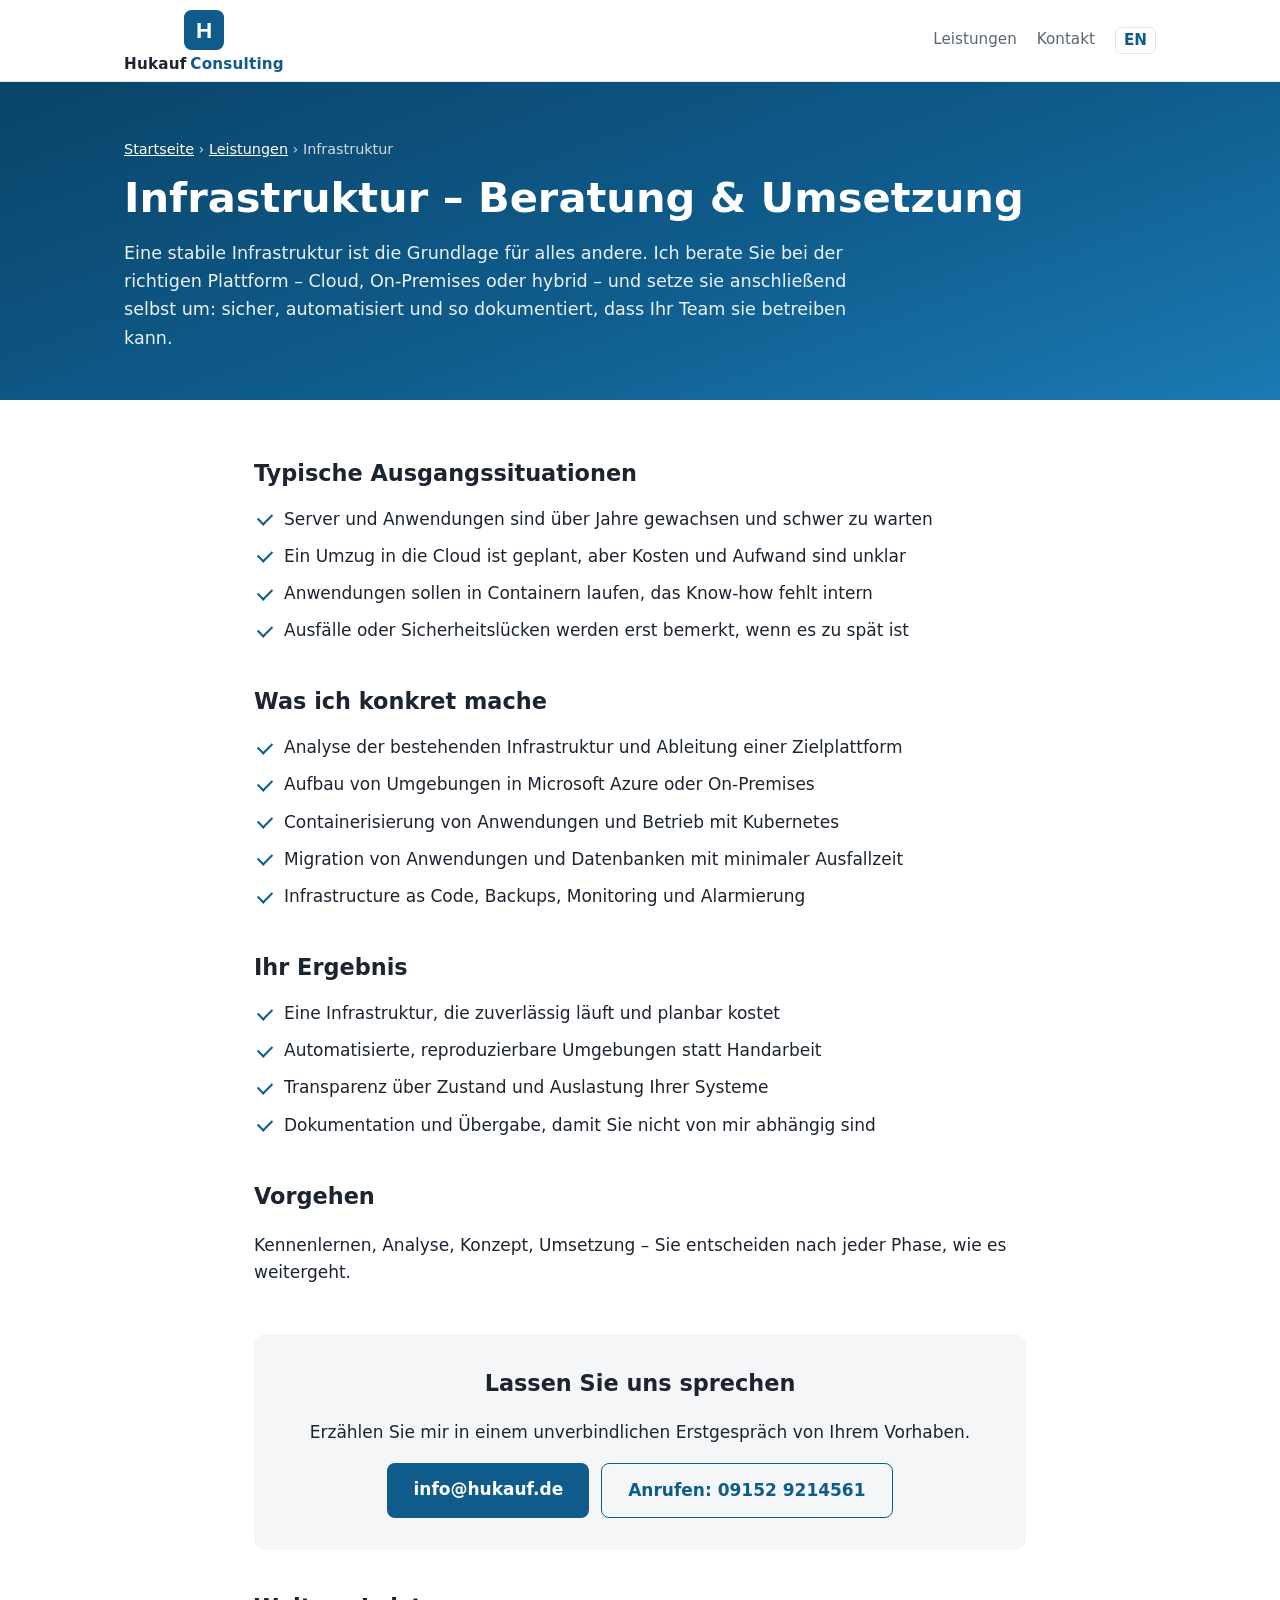
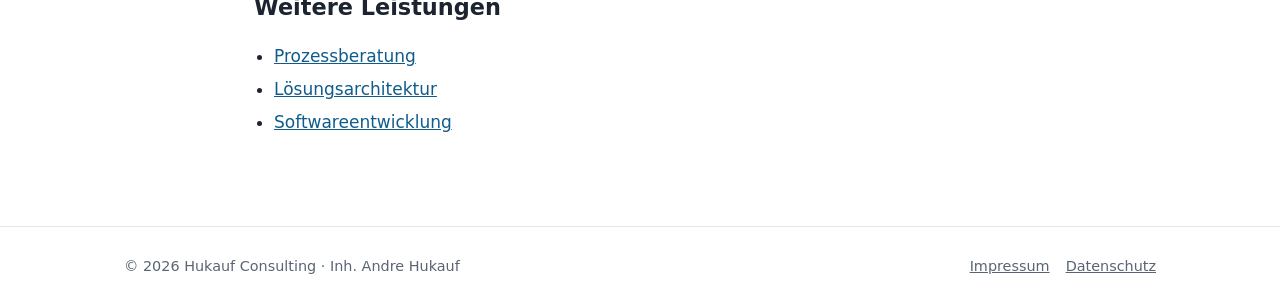
<file: leistungen/infrastruktur.html>
<!DOCTYPE html>
<html lang="de">
<head>
  <meta charset="utf-8">
  <meta name="viewport" content="width=device-width, initial-scale=1">
  <title>IT-Infrastruktur &amp; Azure-Beratung Nürnberg | Hukauf</title>
  <meta name="description" content="IT-Infrastruktur für den Mittelstand: Beratung und Umsetzung in Cloud (Microsoft Azure) und On-Premises, Container und Kubernetes, Migration bestehender Systeme.">
  <link rel="canonical" href="https://www.hukauf.de/leistungen/infrastruktur.html">
  <link rel="alternate" hreflang="de" href="https://www.hukauf.de/leistungen/infrastruktur.html">
  <link rel="alternate" hreflang="en" href="https://www.hukauf.de/en/services/infrastructure.html">
  <link rel="alternate" hreflang="x-default" href="https://www.hukauf.de/leistungen/infrastruktur.html">
  <link rel="stylesheet" href="/style.css">
  <link rel="icon" href="/favicon.svg" type="image/svg+xml">
  <link rel="apple-touch-icon" href="/apple-touch-icon.png">
  <meta name="theme-color" content="#0f5c8c">
  <meta property="og:type" content="website">
  <meta property="og:locale" content="de_DE">
  <meta property="og:site_name" content="Hukauf Consulting">
  <meta property="og:title" content="Infrastruktur – Beratung &amp; Umsetzung – Hukauf Consulting">
  <meta property="og:description" content="IT-Infrastruktur für den Mittelstand: Beratung und Umsetzung in Cloud (Microsoft Azure) und On-Premises, Container und Kubernetes, Migration bestehender Systeme.">
  <meta property="og:url" content="https://www.hukauf.de/leistungen/infrastruktur.html">
  <meta property="og:image" content="https://www.hukauf.de/og-image.png">
  <meta name="twitter:card" content="summary_large_image">
  <script type="application/ld+json">
[
  {
    "@context": "https://schema.org",
    "@type": "Service",
    "name": "Infrastruktur – Beratung & Umsetzung",
    "description": "IT-Infrastruktur für den Mittelstand: Beratung und Umsetzung in Cloud (Microsoft Azure) und On-Premises, Container und Kubernetes, Migration bestehender Systeme.",
    "url": "https://www.hukauf.de/leistungen/infrastruktur.html",
    "inLanguage": "de",
    "provider": {
      "@type": "ProfessionalService",
      "name": "Hukauf Consulting",
      "url": "https://www.hukauf.de/"
    },
    "areaServed": [
      "Nürnberg",
      "Mittelfranken",
      "Deutschland"
    ]
  },
  {
    "@context": "https://schema.org",
    "@type": "BreadcrumbList",
    "itemListElement": [
      {
        "@type": "ListItem",
        "position": 1,
        "name": "Startseite",
        "item": "https://www.hukauf.de/"
      },
      {
        "@type": "ListItem",
        "position": 2,
        "name": "Leistungen",
        "item": "https://www.hukauf.de/#leistungen"
      },
      {
        "@type": "ListItem",
        "position": 3,
        "name": "Infrastruktur – Beratung & Umsetzung",
        "item": "https://www.hukauf.de/leistungen/infrastruktur.html"
      }
    ]
  }
]
  </script>
</head>
<body>
<a class="skip-link" href="#main">Zum Inhalt springen</a>

<header class="site-header">
  <div class="container">
    <a class="logo" href="/"><img class="logo-mark" src="/favicon.svg" width="40" height="40" alt=""><span class="logo-text">Hukauf<span>Consulting</span></span></a>
    <nav class="nav" aria-label="Hauptnavigation">
      <a href="/#leistungen">Leistungen</a>
      <a href="/#kontakt">Kontakt</a>
      <a class="lang" href="/en/services/infrastructure.html" hreflang="en" lang="en" title="English version">EN</a>
    </nav>
  </div>
</header>

<main id="main">
  <section class="page-hero">
    <div class="container">
      <nav class="breadcrumb" aria-label="Breadcrumb"><a href="/">Startseite</a> › <a href="/#leistungen">Leistungen</a> › <span aria-current="page">Infrastruktur</span></nav>
      <h1>Infrastruktur – Beratung &amp; Umsetzung</h1>
      <p>Eine stabile Infrastruktur ist die Grundlage für alles andere. Ich berate Sie bei der richtigen Plattform – Cloud, On-Premises oder hybrid – und setze sie anschließend selbst um: sicher, automatisiert und so dokumentiert, dass Ihr Team sie betreiben kann.</p>
    </div>
  </section>

  <section class="page-body">
    <div class="container content">

      <h2>Typische Ausgangssituationen</h2>
      <ul class="checklist">
          <li>Server und Anwendungen sind über Jahre gewachsen und schwer zu warten</li>
          <li>Ein Umzug in die Cloud ist geplant, aber Kosten und Aufwand sind unklar</li>
          <li>Anwendungen sollen in Containern laufen, das Know-how fehlt intern</li>
          <li>Ausfälle oder Sicherheitslücken werden erst bemerkt, wenn es zu spät ist</li>
      </ul>

      <h2>Was ich konkret mache</h2>
      <ul class="checklist">
          <li>Analyse der bestehenden Infrastruktur und Ableitung einer Zielplattform</li>
          <li>Aufbau von Umgebungen in Microsoft Azure oder On-Premises</li>
          <li>Containerisierung von Anwendungen und Betrieb mit Kubernetes</li>
          <li>Migration von Anwendungen und Datenbanken mit minimaler Ausfallzeit</li>
          <li>Infrastructure as Code, Backups, Monitoring und Alarmierung</li>
      </ul>

      <h2>Ihr Ergebnis</h2>
      <ul class="checklist">
          <li>Eine Infrastruktur, die zuverlässig läuft und planbar kostet</li>
          <li>Automatisierte, reproduzierbare Umgebungen statt Handarbeit</li>
          <li>Transparenz über Zustand und Auslastung Ihrer Systeme</li>
          <li>Dokumentation und Übergabe, damit Sie nicht von mir abhängig sind</li>
      </ul>

      <h2>Vorgehen</h2>
      <p>Kennenlernen, Analyse, Konzept, Umsetzung – Sie entscheiden nach jeder Phase, wie es weitergeht.</p>

      <div class="cta-box">
        <h2>Lassen Sie uns sprechen</h2>
        <p>Erzählen Sie mir in einem unverbindlichen Erstgespräch von Ihrem Vorhaben.</p>
        <div class="contact-actions">
          <a class="btn" href="mailto:info@hukauf.de">info@hukauf.de</a>
          <a class="btn btn-outline" href="tel:+4991529214561">Anrufen: 09152 9214561</a>
        </div>
      </div>

      <div class="related">
        <h2>Weitere Leistungen</h2>
        <ul>
          <li><a href="/leistungen/prozessberatung.html">Prozessberatung</a></li>
          <li><a href="/leistungen/loesungsarchitektur.html">Lösungsarchitektur</a></li>
          <li><a href="/leistungen/softwareentwicklung.html">Softwareentwicklung</a></li>
        </ul>
      </div>
    </div>
  </section>
</main>

<footer class="site-footer">
  <div class="container">
    <span>© 2026 Hukauf Consulting · Inh. Andre Hukauf</span>
    <span><a href="/impressum.html">Impressum</a><a href="/datenschutz.html">Datenschutz</a></span>
  </div>
</footer>

</body>
</html>
</file>
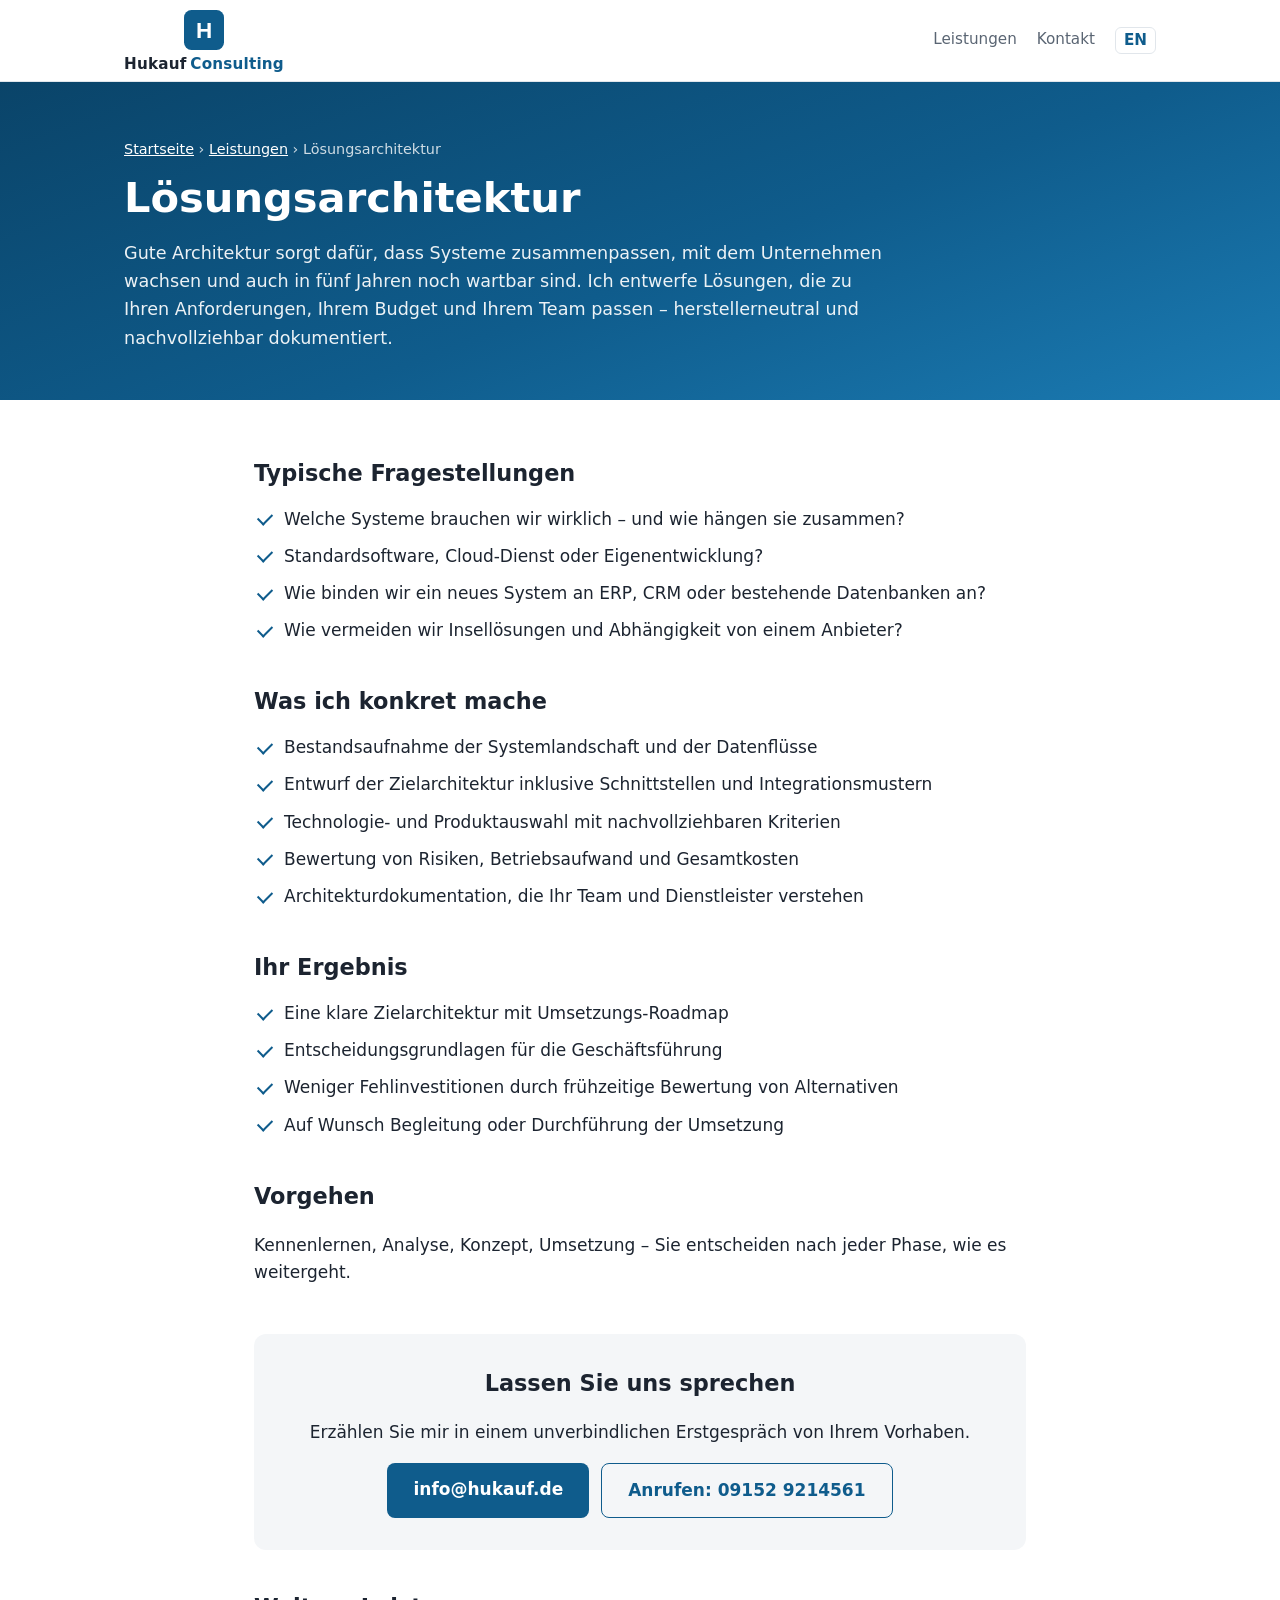
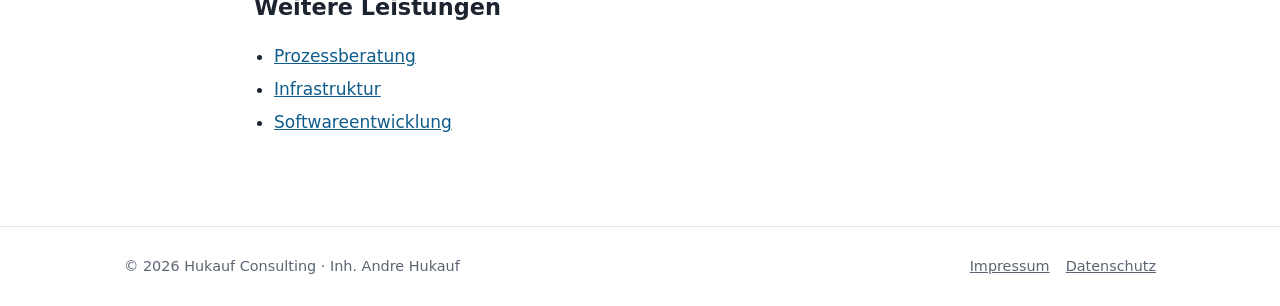
<file: leistungen/loesungsarchitektur.html>
<!DOCTYPE html>
<html lang="de">
<head>
  <meta charset="utf-8">
  <meta name="viewport" content="width=device-width, initial-scale=1">
  <title>Lösungsarchitektur &amp; IT-Architektur Nürnberg | Hukauf</title>
  <meta name="description" content="Lösungsarchitektur für den Mittelstand: Systemlandschaft, Schnittstellen, Technologieauswahl und herstellerneutrale Entscheidungsgrundlagen.">
  <link rel="canonical" href="https://www.hukauf.de/leistungen/loesungsarchitektur.html">
  <link rel="alternate" hreflang="de" href="https://www.hukauf.de/leistungen/loesungsarchitektur.html">
  <link rel="alternate" hreflang="en" href="https://www.hukauf.de/en/services/solution-architecture.html">
  <link rel="alternate" hreflang="x-default" href="https://www.hukauf.de/leistungen/loesungsarchitektur.html">
  <link rel="stylesheet" href="/style.css">
  <link rel="icon" href="/favicon.svg" type="image/svg+xml">
  <link rel="apple-touch-icon" href="/apple-touch-icon.png">
  <meta name="theme-color" content="#0f5c8c">
  <meta property="og:type" content="website">
  <meta property="og:locale" content="de_DE">
  <meta property="og:site_name" content="Hukauf Consulting">
  <meta property="og:title" content="Lösungsarchitektur – Hukauf Consulting">
  <meta property="og:description" content="Lösungsarchitektur für den Mittelstand: Systemlandschaft, Schnittstellen, Technologieauswahl und herstellerneutrale Entscheidungsgrundlagen.">
  <meta property="og:url" content="https://www.hukauf.de/leistungen/loesungsarchitektur.html">
  <meta property="og:image" content="https://www.hukauf.de/og-image.png">
  <meta name="twitter:card" content="summary_large_image">
  <script type="application/ld+json">
[
  {
    "@context": "https://schema.org",
    "@type": "Service",
    "name": "Lösungsarchitektur",
    "description": "Lösungsarchitektur für den Mittelstand: Systemlandschaft, Schnittstellen, Technologieauswahl und herstellerneutrale Entscheidungsgrundlagen.",
    "url": "https://www.hukauf.de/leistungen/loesungsarchitektur.html",
    "inLanguage": "de",
    "provider": {
      "@type": "ProfessionalService",
      "name": "Hukauf Consulting",
      "url": "https://www.hukauf.de/"
    },
    "areaServed": [
      "Nürnberg",
      "Mittelfranken",
      "Deutschland"
    ]
  },
  {
    "@context": "https://schema.org",
    "@type": "BreadcrumbList",
    "itemListElement": [
      {
        "@type": "ListItem",
        "position": 1,
        "name": "Startseite",
        "item": "https://www.hukauf.de/"
      },
      {
        "@type": "ListItem",
        "position": 2,
        "name": "Leistungen",
        "item": "https://www.hukauf.de/#leistungen"
      },
      {
        "@type": "ListItem",
        "position": 3,
        "name": "Lösungsarchitektur",
        "item": "https://www.hukauf.de/leistungen/loesungsarchitektur.html"
      }
    ]
  }
]
  </script>
</head>
<body>
<a class="skip-link" href="#main">Zum Inhalt springen</a>

<header class="site-header">
  <div class="container">
    <a class="logo" href="/"><img class="logo-mark" src="/favicon.svg" width="40" height="40" alt=""><span class="logo-text">Hukauf<span>Consulting</span></span></a>
    <nav class="nav" aria-label="Hauptnavigation">
      <a href="/#leistungen">Leistungen</a>
      <a href="/#kontakt">Kontakt</a>
      <a class="lang" href="/en/services/solution-architecture.html" hreflang="en" lang="en" title="English version">EN</a>
    </nav>
  </div>
</header>

<main id="main">
  <section class="page-hero">
    <div class="container">
      <nav class="breadcrumb" aria-label="Breadcrumb"><a href="/">Startseite</a> › <a href="/#leistungen">Leistungen</a> › <span aria-current="page">Lösungsarchitektur</span></nav>
      <h1>Lösungsarchitektur</h1>
      <p>Gute Architektur sorgt dafür, dass Systeme zusammenpassen, mit dem Unternehmen wachsen und auch in fünf Jahren noch wartbar sind. Ich entwerfe Lösungen, die zu Ihren Anforderungen, Ihrem Budget und Ihrem Team passen – herstellerneutral und nachvollziehbar dokumentiert.</p>
    </div>
  </section>

  <section class="page-body">
    <div class="container content">

      <h2>Typische Fragestellungen</h2>
      <ul class="checklist">
          <li>Welche Systeme brauchen wir wirklich – und wie hängen sie zusammen?</li>
          <li>Standardsoftware, Cloud-Dienst oder Eigenentwicklung?</li>
          <li>Wie binden wir ein neues System an ERP, CRM oder bestehende Datenbanken an?</li>
          <li>Wie vermeiden wir Insellösungen und Abhängigkeit von einem Anbieter?</li>
      </ul>

      <h2>Was ich konkret mache</h2>
      <ul class="checklist">
          <li>Bestandsaufnahme der Systemlandschaft und der Datenflüsse</li>
          <li>Entwurf der Zielarchitektur inklusive Schnittstellen und Integrationsmustern</li>
          <li>Technologie- und Produktauswahl mit nachvollziehbaren Kriterien</li>
          <li>Bewertung von Risiken, Betriebsaufwand und Gesamtkosten</li>
          <li>Architekturdokumentation, die Ihr Team und Dienstleister verstehen</li>
      </ul>

      <h2>Ihr Ergebnis</h2>
      <ul class="checklist">
          <li>Eine klare Zielarchitektur mit Umsetzungs-Roadmap</li>
          <li>Entscheidungsgrundlagen für die Geschäftsführung</li>
          <li>Weniger Fehlinvestitionen durch frühzeitige Bewertung von Alternativen</li>
          <li>Auf Wunsch Begleitung oder Durchführung der Umsetzung</li>
      </ul>

      <h2>Vorgehen</h2>
      <p>Kennenlernen, Analyse, Konzept, Umsetzung – Sie entscheiden nach jeder Phase, wie es weitergeht.</p>

      <div class="cta-box">
        <h2>Lassen Sie uns sprechen</h2>
        <p>Erzählen Sie mir in einem unverbindlichen Erstgespräch von Ihrem Vorhaben.</p>
        <div class="contact-actions">
          <a class="btn" href="mailto:info@hukauf.de">info@hukauf.de</a>
          <a class="btn btn-outline" href="tel:+4991529214561">Anrufen: 09152 9214561</a>
        </div>
      </div>

      <div class="related">
        <h2>Weitere Leistungen</h2>
        <ul>
          <li><a href="/leistungen/prozessberatung.html">Prozessberatung</a></li>
          <li><a href="/leistungen/infrastruktur.html">Infrastruktur</a></li>
          <li><a href="/leistungen/softwareentwicklung.html">Softwareentwicklung</a></li>
        </ul>
      </div>
    </div>
  </section>
</main>

<footer class="site-footer">
  <div class="container">
    <span>© 2026 Hukauf Consulting · Inh. Andre Hukauf</span>
    <span><a href="/impressum.html">Impressum</a><a href="/datenschutz.html">Datenschutz</a></span>
  </div>
</footer>

</body>
</html>
</file>
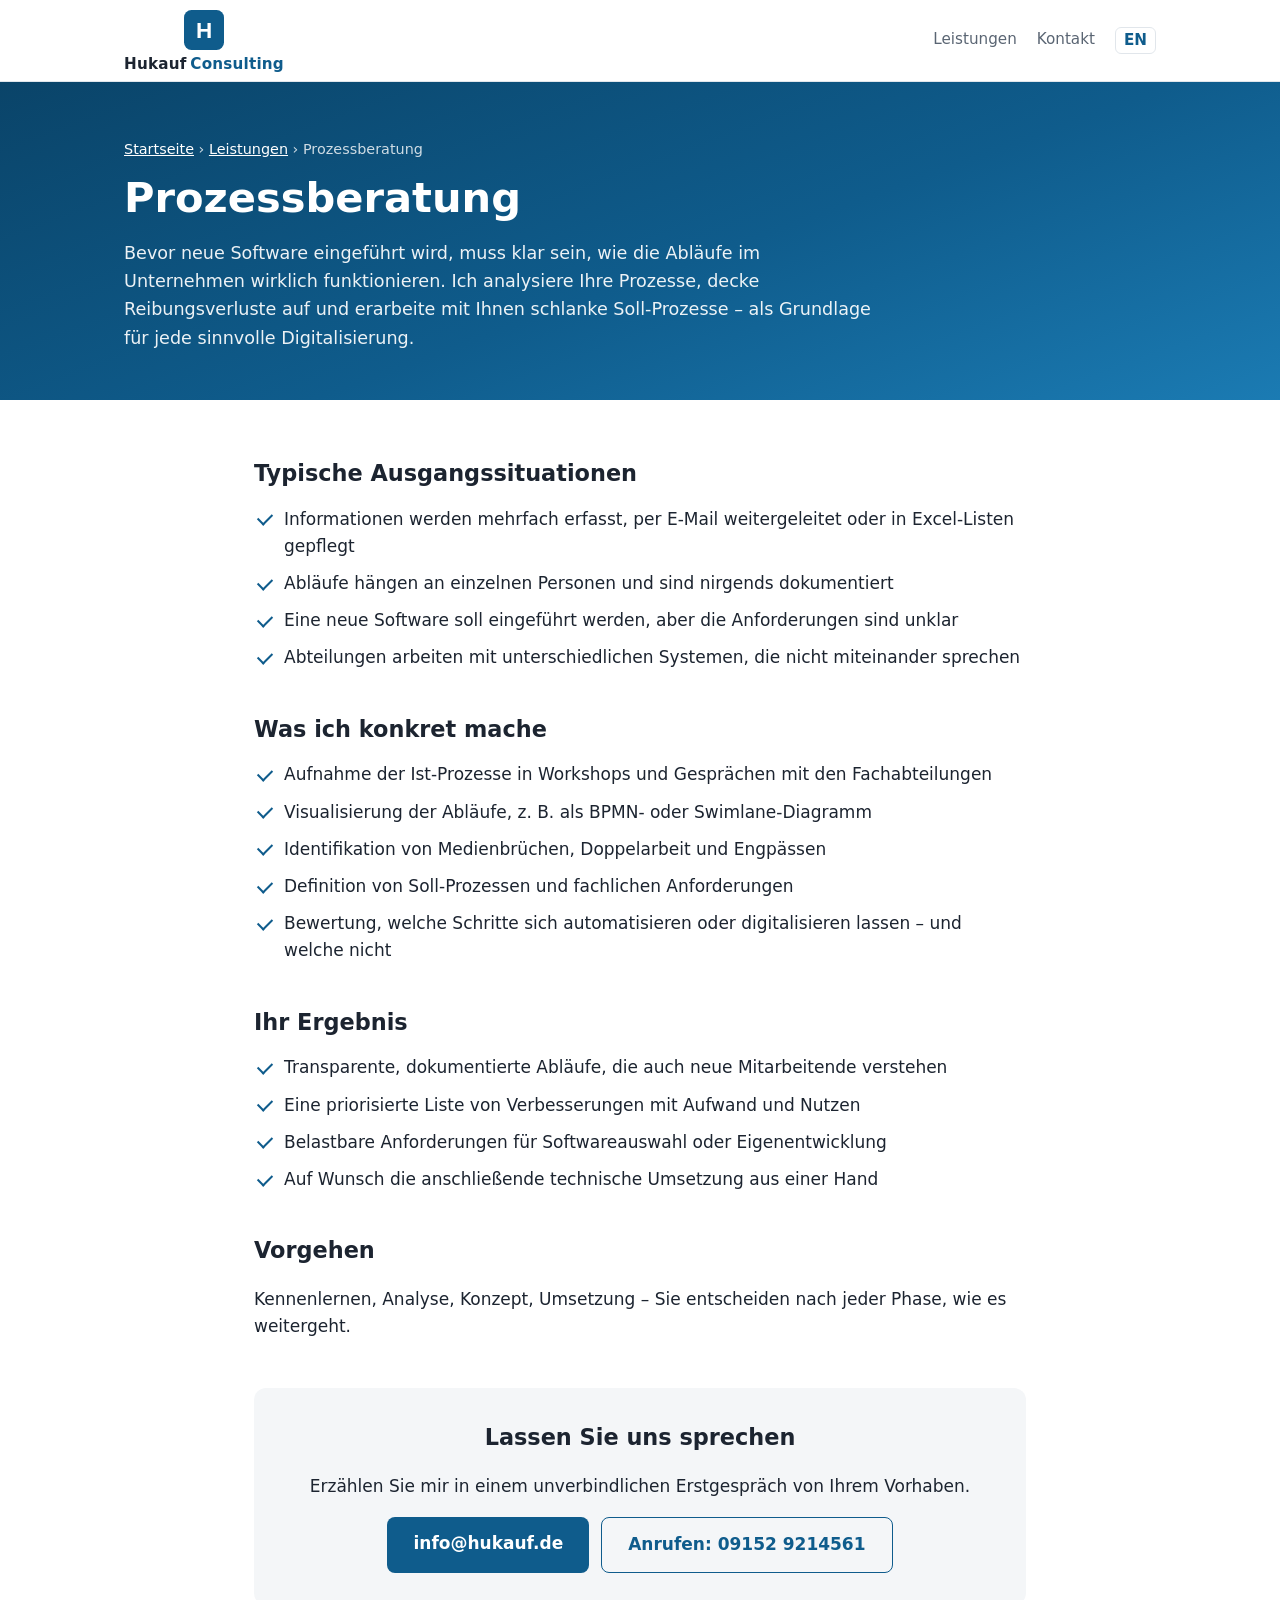
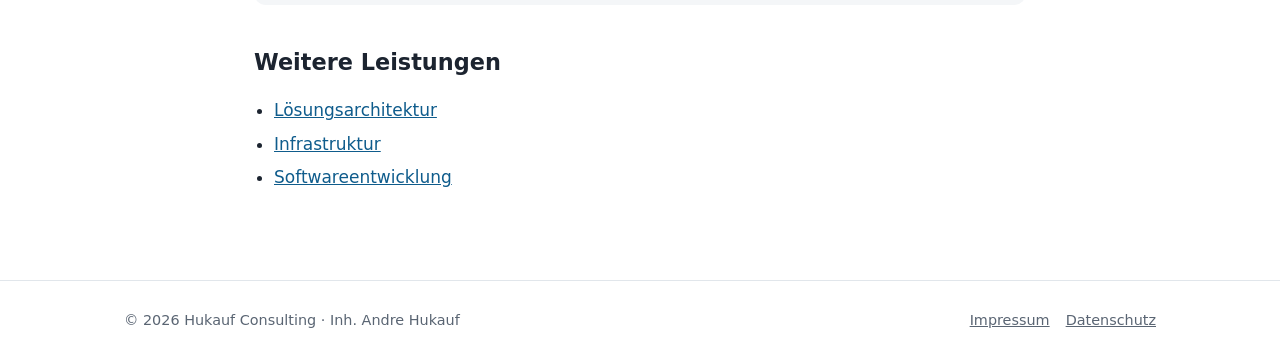
<file: leistungen/prozessberatung.html>
<!DOCTYPE html>
<html lang="de">
<head>
  <meta charset="utf-8">
  <meta name="viewport" content="width=device-width, initial-scale=1">
  <title>Prozessberatung Mittelstand Nürnberg | Hukauf</title>
  <meta name="description" content="Prozessberatung für mittelständische Unternehmen: Abläufe analysieren, Medienbrüche beseitigen, Soll-Prozesse definieren und Digitalisierung gezielt umsetzen.">
  <link rel="canonical" href="https://www.hukauf.de/leistungen/prozessberatung.html">
  <link rel="alternate" hreflang="de" href="https://www.hukauf.de/leistungen/prozessberatung.html">
  <link rel="alternate" hreflang="en" href="https://www.hukauf.de/en/services/process-consulting.html">
  <link rel="alternate" hreflang="x-default" href="https://www.hukauf.de/leistungen/prozessberatung.html">
  <link rel="stylesheet" href="/style.css">
  <link rel="icon" href="/favicon.svg" type="image/svg+xml">
  <link rel="apple-touch-icon" href="/apple-touch-icon.png">
  <meta name="theme-color" content="#0f5c8c">
  <meta property="og:type" content="website">
  <meta property="og:locale" content="de_DE">
  <meta property="og:site_name" content="Hukauf Consulting">
  <meta property="og:title" content="Prozessberatung – Hukauf Consulting">
  <meta property="og:description" content="Prozessberatung für mittelständische Unternehmen: Abläufe analysieren, Medienbrüche beseitigen, Soll-Prozesse definieren und Digitalisierung gezielt umsetzen.">
  <meta property="og:url" content="https://www.hukauf.de/leistungen/prozessberatung.html">
  <meta property="og:image" content="https://www.hukauf.de/og-image.png">
  <meta name="twitter:card" content="summary_large_image">
  <script type="application/ld+json">
[
  {
    "@context": "https://schema.org",
    "@type": "Service",
    "name": "Prozessberatung",
    "description": "Prozessberatung für mittelständische Unternehmen: Abläufe analysieren, Medienbrüche beseitigen, Soll-Prozesse definieren und Digitalisierung gezielt umsetzen.",
    "url": "https://www.hukauf.de/leistungen/prozessberatung.html",
    "inLanguage": "de",
    "provider": {
      "@type": "ProfessionalService",
      "name": "Hukauf Consulting",
      "url": "https://www.hukauf.de/"
    },
    "areaServed": [
      "Nürnberg",
      "Mittelfranken",
      "Deutschland"
    ]
  },
  {
    "@context": "https://schema.org",
    "@type": "BreadcrumbList",
    "itemListElement": [
      {
        "@type": "ListItem",
        "position": 1,
        "name": "Startseite",
        "item": "https://www.hukauf.de/"
      },
      {
        "@type": "ListItem",
        "position": 2,
        "name": "Leistungen",
        "item": "https://www.hukauf.de/#leistungen"
      },
      {
        "@type": "ListItem",
        "position": 3,
        "name": "Prozessberatung",
        "item": "https://www.hukauf.de/leistungen/prozessberatung.html"
      }
    ]
  }
]
  </script>
</head>
<body>
<a class="skip-link" href="#main">Zum Inhalt springen</a>

<header class="site-header">
  <div class="container">
    <a class="logo" href="/"><img class="logo-mark" src="/favicon.svg" width="40" height="40" alt=""><span class="logo-text">Hukauf<span>Consulting</span></span></a>
    <nav class="nav" aria-label="Hauptnavigation">
      <a href="/#leistungen">Leistungen</a>
      <a href="/#kontakt">Kontakt</a>
      <a class="lang" href="/en/services/process-consulting.html" hreflang="en" lang="en" title="English version">EN</a>
    </nav>
  </div>
</header>

<main id="main">
  <section class="page-hero">
    <div class="container">
      <nav class="breadcrumb" aria-label="Breadcrumb"><a href="/">Startseite</a> › <a href="/#leistungen">Leistungen</a> › <span aria-current="page">Prozessberatung</span></nav>
      <h1>Prozessberatung</h1>
      <p>Bevor neue Software eingeführt wird, muss klar sein, wie die Abläufe im Unternehmen wirklich funktionieren. Ich analysiere Ihre Prozesse, decke Reibungsverluste auf und erarbeite mit Ihnen schlanke Soll-Prozesse – als Grundlage für jede sinnvolle Digitalisierung.</p>
    </div>
  </section>

  <section class="page-body">
    <div class="container content">

      <h2>Typische Ausgangssituationen</h2>
      <ul class="checklist">
          <li>Informationen werden mehrfach erfasst, per E-Mail weitergeleitet oder in Excel-Listen gepflegt</li>
          <li>Abläufe hängen an einzelnen Personen und sind nirgends dokumentiert</li>
          <li>Eine neue Software soll eingeführt werden, aber die Anforderungen sind unklar</li>
          <li>Abteilungen arbeiten mit unterschiedlichen Systemen, die nicht miteinander sprechen</li>
      </ul>

      <h2>Was ich konkret mache</h2>
      <ul class="checklist">
          <li>Aufnahme der Ist-Prozesse in Workshops und Gesprächen mit den Fachabteilungen</li>
          <li>Visualisierung der Abläufe, z.&nbsp;B. als BPMN- oder Swimlane-Diagramm</li>
          <li>Identifikation von Medienbrüchen, Doppelarbeit und Engpässen</li>
          <li>Definition von Soll-Prozessen und fachlichen Anforderungen</li>
          <li>Bewertung, welche Schritte sich automatisieren oder digitalisieren lassen – und welche nicht</li>
      </ul>

      <h2>Ihr Ergebnis</h2>
      <ul class="checklist">
          <li>Transparente, dokumentierte Abläufe, die auch neue Mitarbeitende verstehen</li>
          <li>Eine priorisierte Liste von Verbesserungen mit Aufwand und Nutzen</li>
          <li>Belastbare Anforderungen für Softwareauswahl oder Eigenentwicklung</li>
          <li>Auf Wunsch die anschließende technische Umsetzung aus einer Hand</li>
      </ul>

      <h2>Vorgehen</h2>
      <p>Kennenlernen, Analyse, Konzept, Umsetzung – Sie entscheiden nach jeder Phase, wie es weitergeht.</p>

      <div class="cta-box">
        <h2>Lassen Sie uns sprechen</h2>
        <p>Erzählen Sie mir in einem unverbindlichen Erstgespräch von Ihrem Vorhaben.</p>
        <div class="contact-actions">
          <a class="btn" href="mailto:info@hukauf.de">info@hukauf.de</a>
          <a class="btn btn-outline" href="tel:+4991529214561">Anrufen: 09152 9214561</a>
        </div>
      </div>

      <div class="related">
        <h2>Weitere Leistungen</h2>
        <ul>
          <li><a href="/leistungen/loesungsarchitektur.html">Lösungsarchitektur</a></li>
          <li><a href="/leistungen/infrastruktur.html">Infrastruktur</a></li>
          <li><a href="/leistungen/softwareentwicklung.html">Softwareentwicklung</a></li>
        </ul>
      </div>
    </div>
  </section>
</main>

<footer class="site-footer">
  <div class="container">
    <span>© 2026 Hukauf Consulting · Inh. Andre Hukauf</span>
    <span><a href="/impressum.html">Impressum</a><a href="/datenschutz.html">Datenschutz</a></span>
  </div>
</footer>

</body>
</html>
</file>
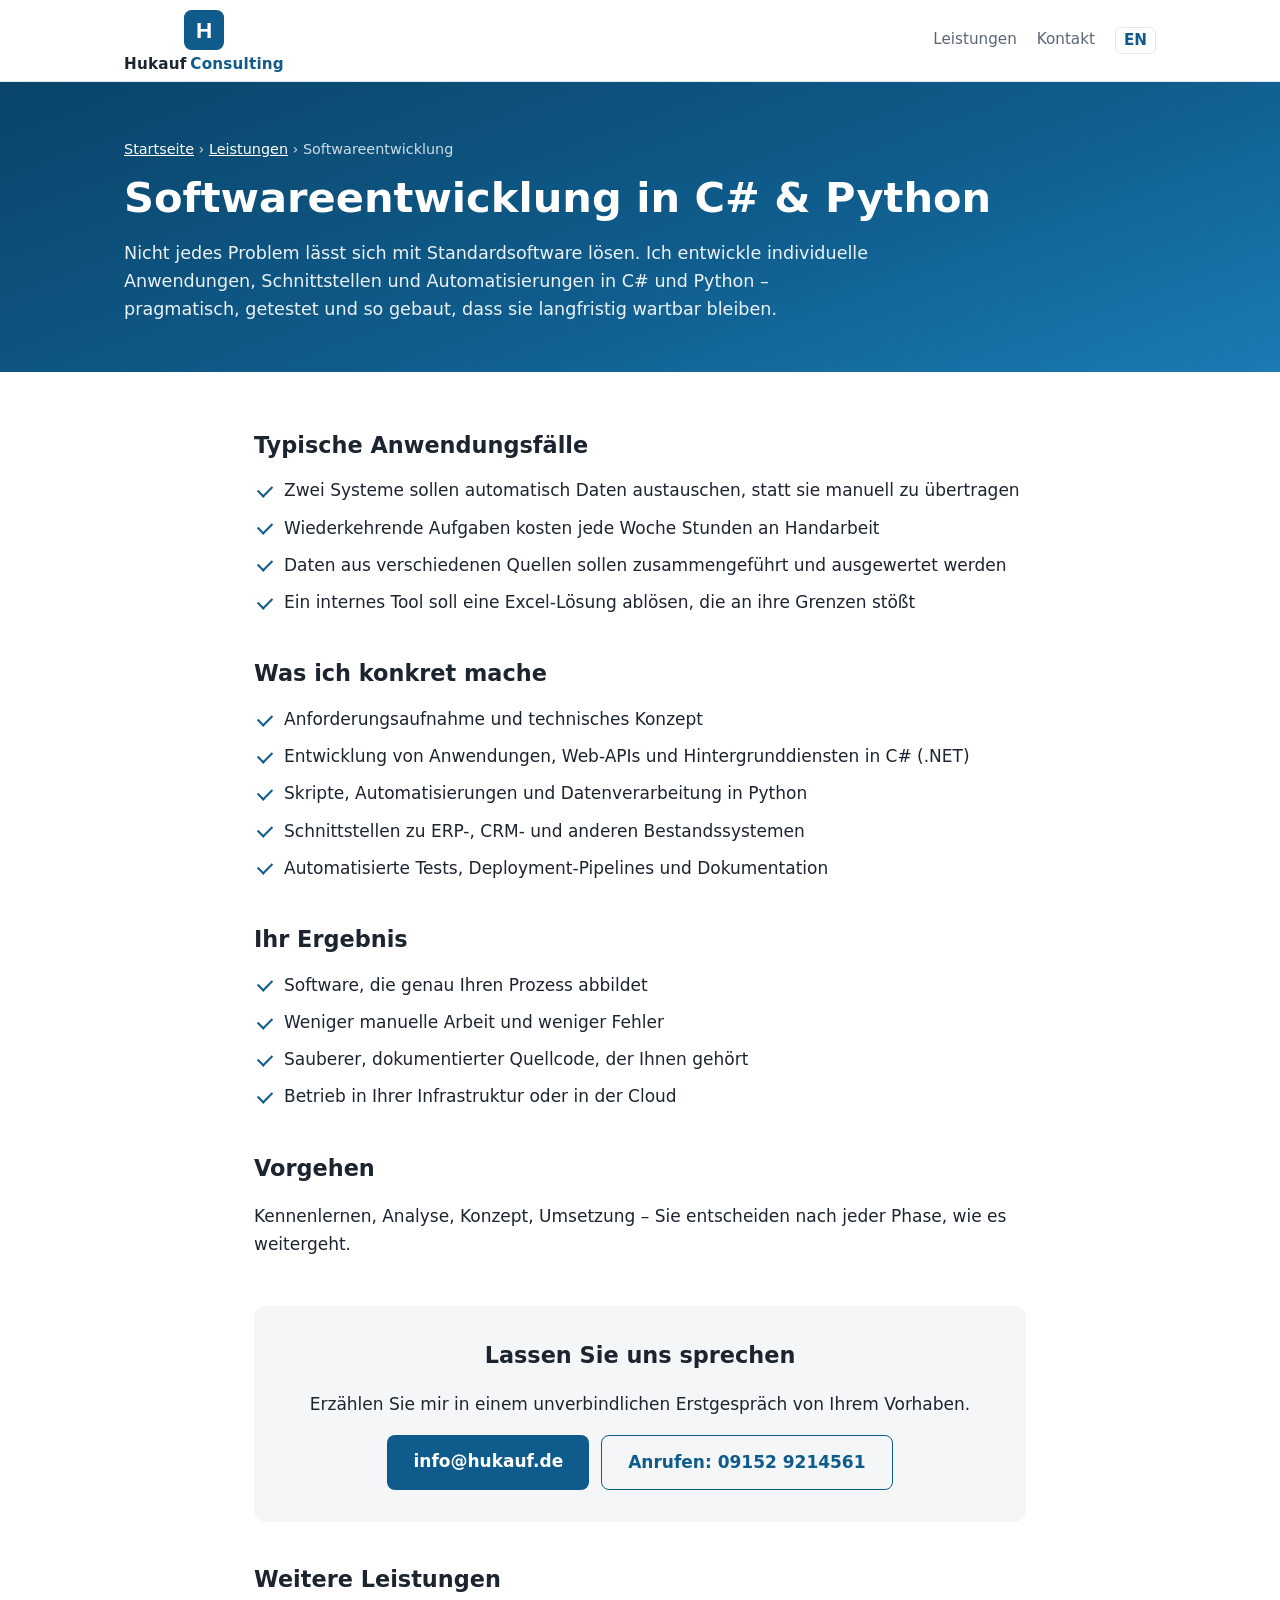
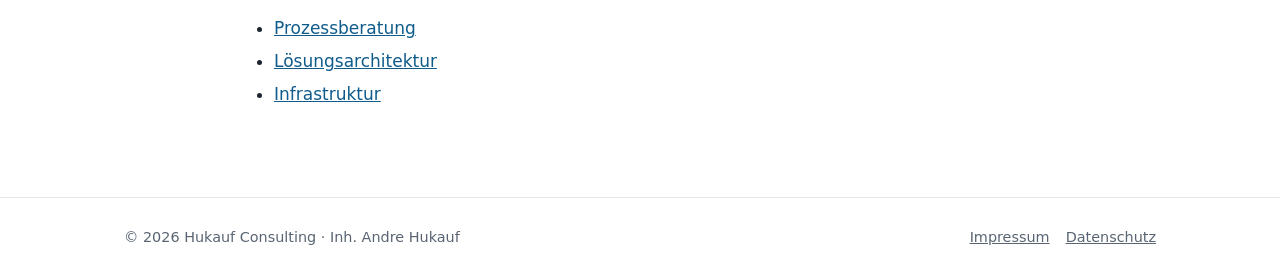
<file: leistungen/softwareentwicklung.html>
<!DOCTYPE html>
<html lang="de">
<head>
  <meta charset="utf-8">
  <meta name="viewport" content="width=device-width, initial-scale=1">
  <title>Softwareentwicklung C# &amp; Python Nürnberg | Hukauf</title>
  <meta name="description" content="Individuelle Softwareentwicklung in C# und Python: Anwendungen, Schnittstellen, Systemintegration, Automatisierung und Datenverarbeitung für mittelständische Unternehmen.">
  <link rel="canonical" href="https://www.hukauf.de/leistungen/softwareentwicklung.html">
  <link rel="alternate" hreflang="de" href="https://www.hukauf.de/leistungen/softwareentwicklung.html">
  <link rel="alternate" hreflang="en" href="https://www.hukauf.de/en/services/software-development.html">
  <link rel="alternate" hreflang="x-default" href="https://www.hukauf.de/leistungen/softwareentwicklung.html">
  <link rel="stylesheet" href="/style.css">
  <link rel="icon" href="/favicon.svg" type="image/svg+xml">
  <link rel="apple-touch-icon" href="/apple-touch-icon.png">
  <meta name="theme-color" content="#0f5c8c">
  <meta property="og:type" content="website">
  <meta property="og:locale" content="de_DE">
  <meta property="og:site_name" content="Hukauf Consulting">
  <meta property="og:title" content="Softwareentwicklung in C# &amp; Python – Hukauf Consulting">
  <meta property="og:description" content="Individuelle Softwareentwicklung in C# und Python: Anwendungen, Schnittstellen, Systemintegration, Automatisierung und Datenverarbeitung für mittelständische Unternehmen.">
  <meta property="og:url" content="https://www.hukauf.de/leistungen/softwareentwicklung.html">
  <meta property="og:image" content="https://www.hukauf.de/og-image.png">
  <meta name="twitter:card" content="summary_large_image">
  <script type="application/ld+json">
[
  {
    "@context": "https://schema.org",
    "@type": "Service",
    "name": "Softwareentwicklung in C# & Python",
    "description": "Individuelle Softwareentwicklung in C# und Python: Anwendungen, Schnittstellen, Systemintegration, Automatisierung und Datenverarbeitung für mittelständische Unternehmen.",
    "url": "https://www.hukauf.de/leistungen/softwareentwicklung.html",
    "inLanguage": "de",
    "provider": {
      "@type": "ProfessionalService",
      "name": "Hukauf Consulting",
      "url": "https://www.hukauf.de/"
    },
    "areaServed": [
      "Nürnberg",
      "Mittelfranken",
      "Deutschland"
    ]
  },
  {
    "@context": "https://schema.org",
    "@type": "BreadcrumbList",
    "itemListElement": [
      {
        "@type": "ListItem",
        "position": 1,
        "name": "Startseite",
        "item": "https://www.hukauf.de/"
      },
      {
        "@type": "ListItem",
        "position": 2,
        "name": "Leistungen",
        "item": "https://www.hukauf.de/#leistungen"
      },
      {
        "@type": "ListItem",
        "position": 3,
        "name": "Softwareentwicklung in C# & Python",
        "item": "https://www.hukauf.de/leistungen/softwareentwicklung.html"
      }
    ]
  }
]
  </script>
</head>
<body>
<a class="skip-link" href="#main">Zum Inhalt springen</a>

<header class="site-header">
  <div class="container">
    <a class="logo" href="/"><img class="logo-mark" src="/favicon.svg" width="40" height="40" alt=""><span class="logo-text">Hukauf<span>Consulting</span></span></a>
    <nav class="nav" aria-label="Hauptnavigation">
      <a href="/#leistungen">Leistungen</a>
      <a href="/#kontakt">Kontakt</a>
      <a class="lang" href="/en/services/software-development.html" hreflang="en" lang="en" title="English version">EN</a>
    </nav>
  </div>
</header>

<main id="main">
  <section class="page-hero">
    <div class="container">
      <nav class="breadcrumb" aria-label="Breadcrumb"><a href="/">Startseite</a> › <a href="/#leistungen">Leistungen</a> › <span aria-current="page">Softwareentwicklung</span></nav>
      <h1>Softwareentwicklung in C# &amp; Python</h1>
      <p>Nicht jedes Problem lässt sich mit Standardsoftware lösen. Ich entwickle individuelle Anwendungen, Schnittstellen und Automatisierungen in C# und Python – pragmatisch, getestet und so gebaut, dass sie langfristig wartbar bleiben.</p>
    </div>
  </section>

  <section class="page-body">
    <div class="container content">

      <h2>Typische Anwendungsfälle</h2>
      <ul class="checklist">
          <li>Zwei Systeme sollen automatisch Daten austauschen, statt sie manuell zu übertragen</li>
          <li>Wiederkehrende Aufgaben kosten jede Woche Stunden an Handarbeit</li>
          <li>Daten aus verschiedenen Quellen sollen zusammengeführt und ausgewertet werden</li>
          <li>Ein internes Tool soll eine Excel-Lösung ablösen, die an ihre Grenzen stößt</li>
      </ul>

      <h2>Was ich konkret mache</h2>
      <ul class="checklist">
          <li>Anforderungsaufnahme und technisches Konzept</li>
          <li>Entwicklung von Anwendungen, Web-APIs und Hintergrunddiensten in C# (.NET)</li>
          <li>Skripte, Automatisierungen und Datenverarbeitung in Python</li>
          <li>Schnittstellen zu ERP-, CRM- und anderen Bestandssystemen</li>
          <li>Automatisierte Tests, Deployment-Pipelines und Dokumentation</li>
      </ul>

      <h2>Ihr Ergebnis</h2>
      <ul class="checklist">
          <li>Software, die genau Ihren Prozess abbildet</li>
          <li>Weniger manuelle Arbeit und weniger Fehler</li>
          <li>Sauberer, dokumentierter Quellcode, der Ihnen gehört</li>
          <li>Betrieb in Ihrer Infrastruktur oder in der Cloud</li>
      </ul>

      <h2>Vorgehen</h2>
      <p>Kennenlernen, Analyse, Konzept, Umsetzung – Sie entscheiden nach jeder Phase, wie es weitergeht.</p>

      <div class="cta-box">
        <h2>Lassen Sie uns sprechen</h2>
        <p>Erzählen Sie mir in einem unverbindlichen Erstgespräch von Ihrem Vorhaben.</p>
        <div class="contact-actions">
          <a class="btn" href="mailto:info@hukauf.de">info@hukauf.de</a>
          <a class="btn btn-outline" href="tel:+4991529214561">Anrufen: 09152 9214561</a>
        </div>
      </div>

      <div class="related">
        <h2>Weitere Leistungen</h2>
        <ul>
          <li><a href="/leistungen/prozessberatung.html">Prozessberatung</a></li>
          <li><a href="/leistungen/loesungsarchitektur.html">Lösungsarchitektur</a></li>
          <li><a href="/leistungen/infrastruktur.html">Infrastruktur</a></li>
        </ul>
      </div>
    </div>
  </section>
</main>

<footer class="site-footer">
  <div class="container">
    <span>© 2026 Hukauf Consulting · Inh. Andre Hukauf</span>
    <span><a href="/impressum.html">Impressum</a><a href="/datenschutz.html">Datenschutz</a></span>
  </div>
</footer>

</body>
</html>
</file>
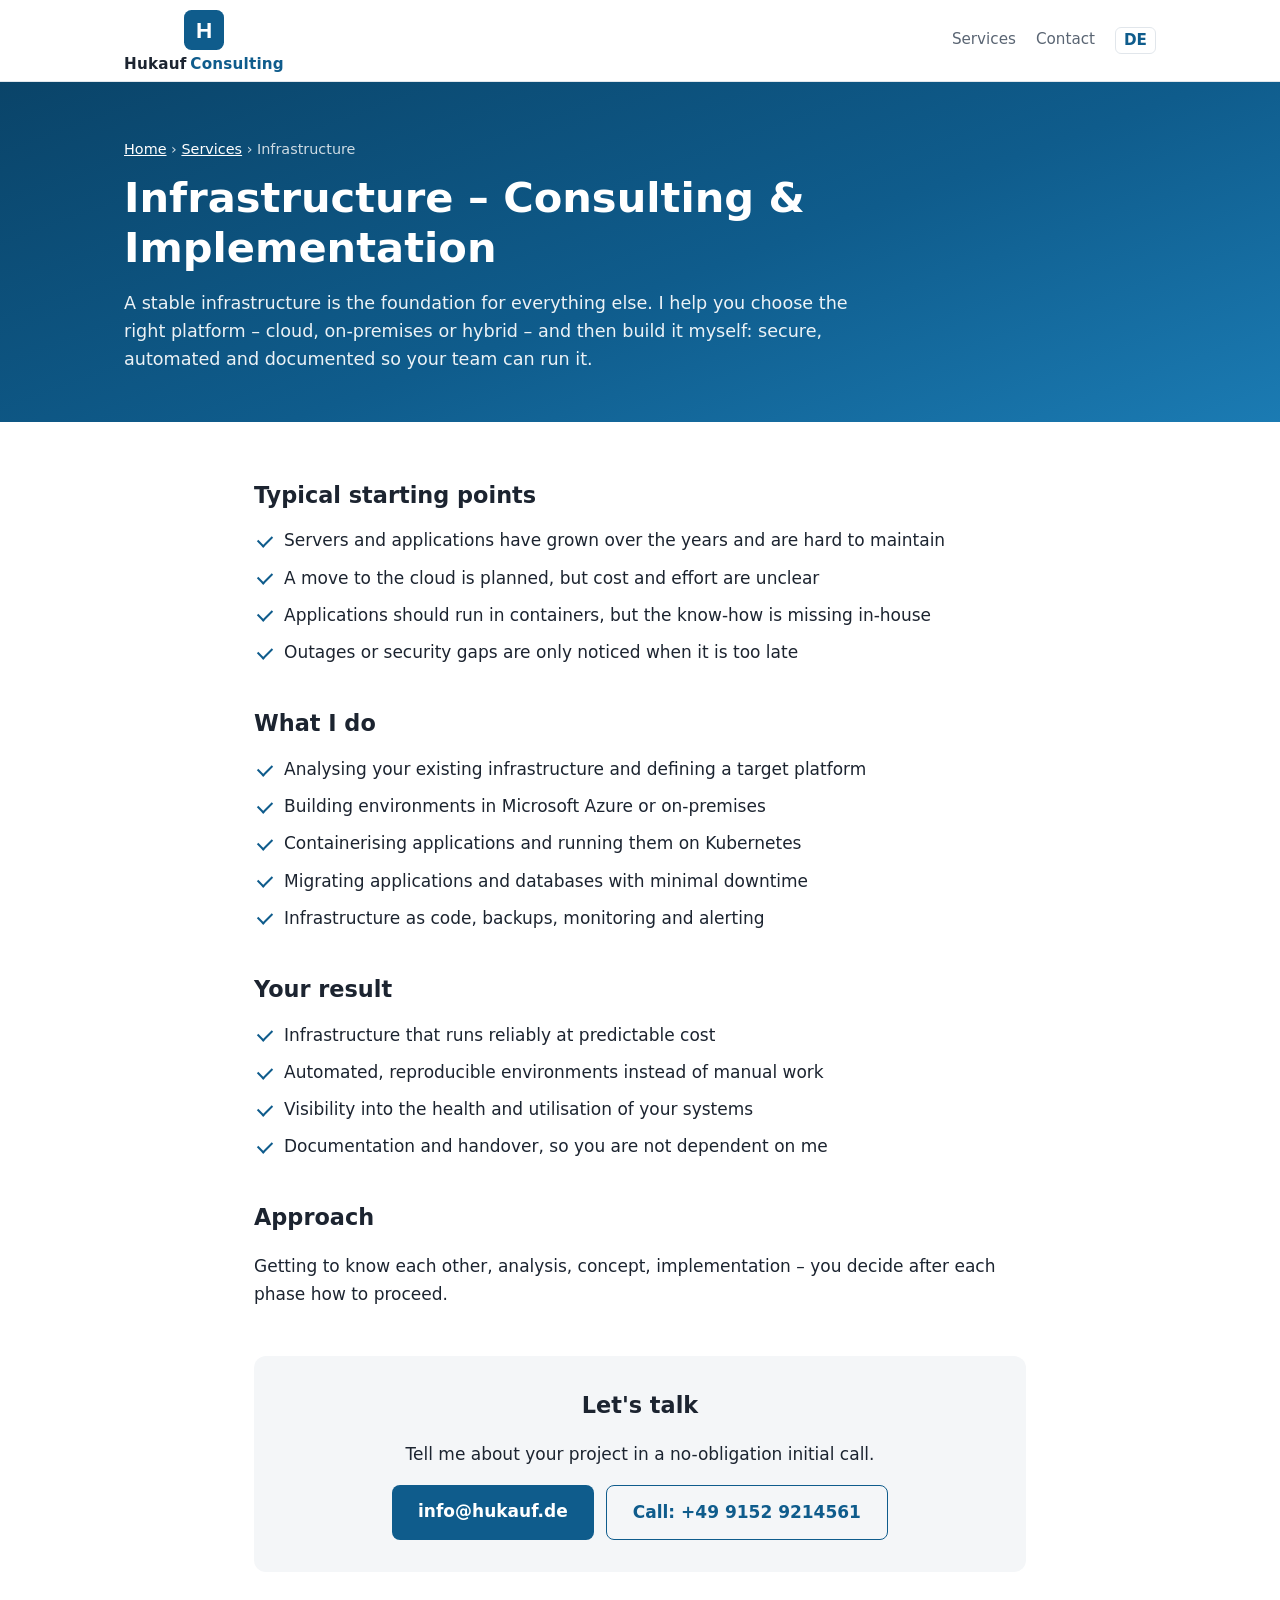
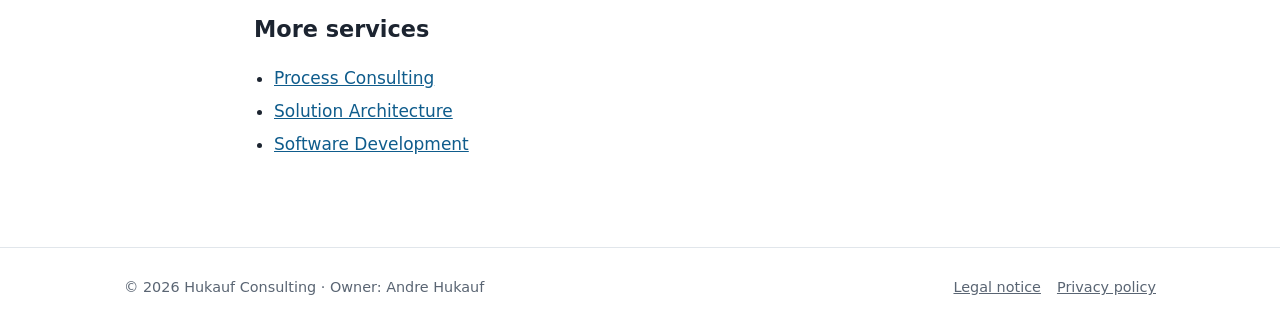
<file: en/services/infrastructure.html>
<!DOCTYPE html>
<html lang="en">
<head>
  <meta charset="utf-8">
  <meta name="viewport" content="width=device-width, initial-scale=1">
  <title>IT Infrastructure &amp; Azure Consulting Nuremberg | Hukauf</title>
  <meta name="description" content="IT infrastructure for mid-sized companies: consulting and implementation in the cloud (Microsoft Azure) and on-premises, containers and Kubernetes, migration of existing systems.">
  <link rel="canonical" href="https://www.hukauf.de/en/services/infrastructure.html">
  <link rel="alternate" hreflang="en" href="https://www.hukauf.de/en/services/infrastructure.html">
  <link rel="alternate" hreflang="de" href="https://www.hukauf.de/leistungen/infrastruktur.html">
  <link rel="alternate" hreflang="x-default" href="https://www.hukauf.de/leistungen/infrastruktur.html">
  <link rel="stylesheet" href="/style.css">
  <link rel="icon" href="/favicon.svg" type="image/svg+xml">
  <link rel="apple-touch-icon" href="/apple-touch-icon.png">
  <meta name="theme-color" content="#0f5c8c">
  <meta property="og:type" content="website">
  <meta property="og:locale" content="en_US">
  <meta property="og:site_name" content="Hukauf Consulting">
  <meta property="og:title" content="Infrastructure – Consulting &amp; Implementation – Hukauf Consulting">
  <meta property="og:description" content="IT infrastructure for mid-sized companies: consulting and implementation in the cloud (Microsoft Azure) and on-premises, containers and Kubernetes, migration of existing systems.">
  <meta property="og:url" content="https://www.hukauf.de/en/services/infrastructure.html">
  <meta property="og:image" content="https://www.hukauf.de/og-image.png">
  <meta name="twitter:card" content="summary_large_image">
  <script type="application/ld+json">
[
  {
    "@context": "https://schema.org",
    "@type": "Service",
    "name": "Infrastructure – Consulting & Implementation",
    "description": "IT infrastructure for mid-sized companies: consulting and implementation in the cloud (Microsoft Azure) and on-premises, containers and Kubernetes, migration of existing systems.",
    "url": "https://www.hukauf.de/en/services/infrastructure.html",
    "inLanguage": "en",
    "provider": {
      "@type": "ProfessionalService",
      "name": "Hukauf Consulting",
      "url": "https://www.hukauf.de/"
    },
    "areaServed": [
      "Nuremberg",
      "Middle Franconia",
      "Germany"
    ]
  },
  {
    "@context": "https://schema.org",
    "@type": "BreadcrumbList",
    "itemListElement": [
      {
        "@type": "ListItem",
        "position": 1,
        "name": "Home",
        "item": "https://www.hukauf.de/en/"
      },
      {
        "@type": "ListItem",
        "position": 2,
        "name": "Services",
        "item": "https://www.hukauf.de/en/#services"
      },
      {
        "@type": "ListItem",
        "position": 3,
        "name": "Infrastructure – Consulting & Implementation",
        "item": "https://www.hukauf.de/en/services/infrastructure.html"
      }
    ]
  }
]
  </script>
</head>
<body>
<a class="skip-link" href="#main">Skip to content</a>

<header class="site-header">
  <div class="container">
    <a class="logo" href="/en/"><img class="logo-mark" src="/favicon.svg" width="40" height="40" alt=""><span class="logo-text">Hukauf<span>Consulting</span></span></a>
    <nav class="nav" aria-label="Main navigation">
      <a href="/en/#services">Services</a>
      <a href="/en/#contact">Contact</a>
      <a class="lang" href="/leistungen/infrastruktur.html" hreflang="de" lang="de" title="Deutsche Version">DE</a>
    </nav>
  </div>
</header>

<main id="main">
  <section class="page-hero">
    <div class="container">
      <nav class="breadcrumb" aria-label="Breadcrumb"><a href="/en/">Home</a> › <a href="/en/#services">Services</a> › <span aria-current="page">Infrastructure</span></nav>
      <h1>Infrastructure – Consulting &amp; Implementation</h1>
      <p>A stable infrastructure is the foundation for everything else. I help you choose the right platform – cloud, on-premises or hybrid – and then build it myself: secure, automated and documented so your team can run it.</p>
    </div>
  </section>

  <section class="page-body">
    <div class="container content">

      <h2>Typical starting points</h2>
      <ul class="checklist">
          <li>Servers and applications have grown over the years and are hard to maintain</li>
          <li>A move to the cloud is planned, but cost and effort are unclear</li>
          <li>Applications should run in containers, but the know-how is missing in-house</li>
          <li>Outages or security gaps are only noticed when it is too late</li>
      </ul>

      <h2>What I do</h2>
      <ul class="checklist">
          <li>Analysing your existing infrastructure and defining a target platform</li>
          <li>Building environments in Microsoft Azure or on-premises</li>
          <li>Containerising applications and running them on Kubernetes</li>
          <li>Migrating applications and databases with minimal downtime</li>
          <li>Infrastructure as code, backups, monitoring and alerting</li>
      </ul>

      <h2>Your result</h2>
      <ul class="checklist">
          <li>Infrastructure that runs reliably at predictable cost</li>
          <li>Automated, reproducible environments instead of manual work</li>
          <li>Visibility into the health and utilisation of your systems</li>
          <li>Documentation and handover, so you are not dependent on me</li>
      </ul>

      <h2>Approach</h2>
      <p>Getting to know each other, analysis, concept, implementation – you decide after each phase how to proceed.</p>

      <div class="cta-box">
        <h2>Let's talk</h2>
        <p>Tell me about your project in a no-obligation initial call.</p>
        <div class="contact-actions">
          <a class="btn" href="mailto:info@hukauf.de">info@hukauf.de</a>
          <a class="btn btn-outline" href="tel:+4991529214561">Call: +49 9152 9214561</a>
        </div>
      </div>

      <div class="related">
        <h2>More services</h2>
        <ul>
          <li><a href="/en/services/process-consulting.html">Process Consulting</a></li>
          <li><a href="/en/services/solution-architecture.html">Solution Architecture</a></li>
          <li><a href="/en/services/software-development.html">Software Development</a></li>
        </ul>
      </div>
    </div>
  </section>
</main>

<footer class="site-footer">
  <div class="container">
    <span>© 2026 Hukauf Consulting · Owner: Andre Hukauf</span>
    <span><a href="/en/legal-notice.html">Legal notice</a><a href="/en/privacy.html">Privacy policy</a></span>
  </div>
</footer>

</body>
</html>
</file>
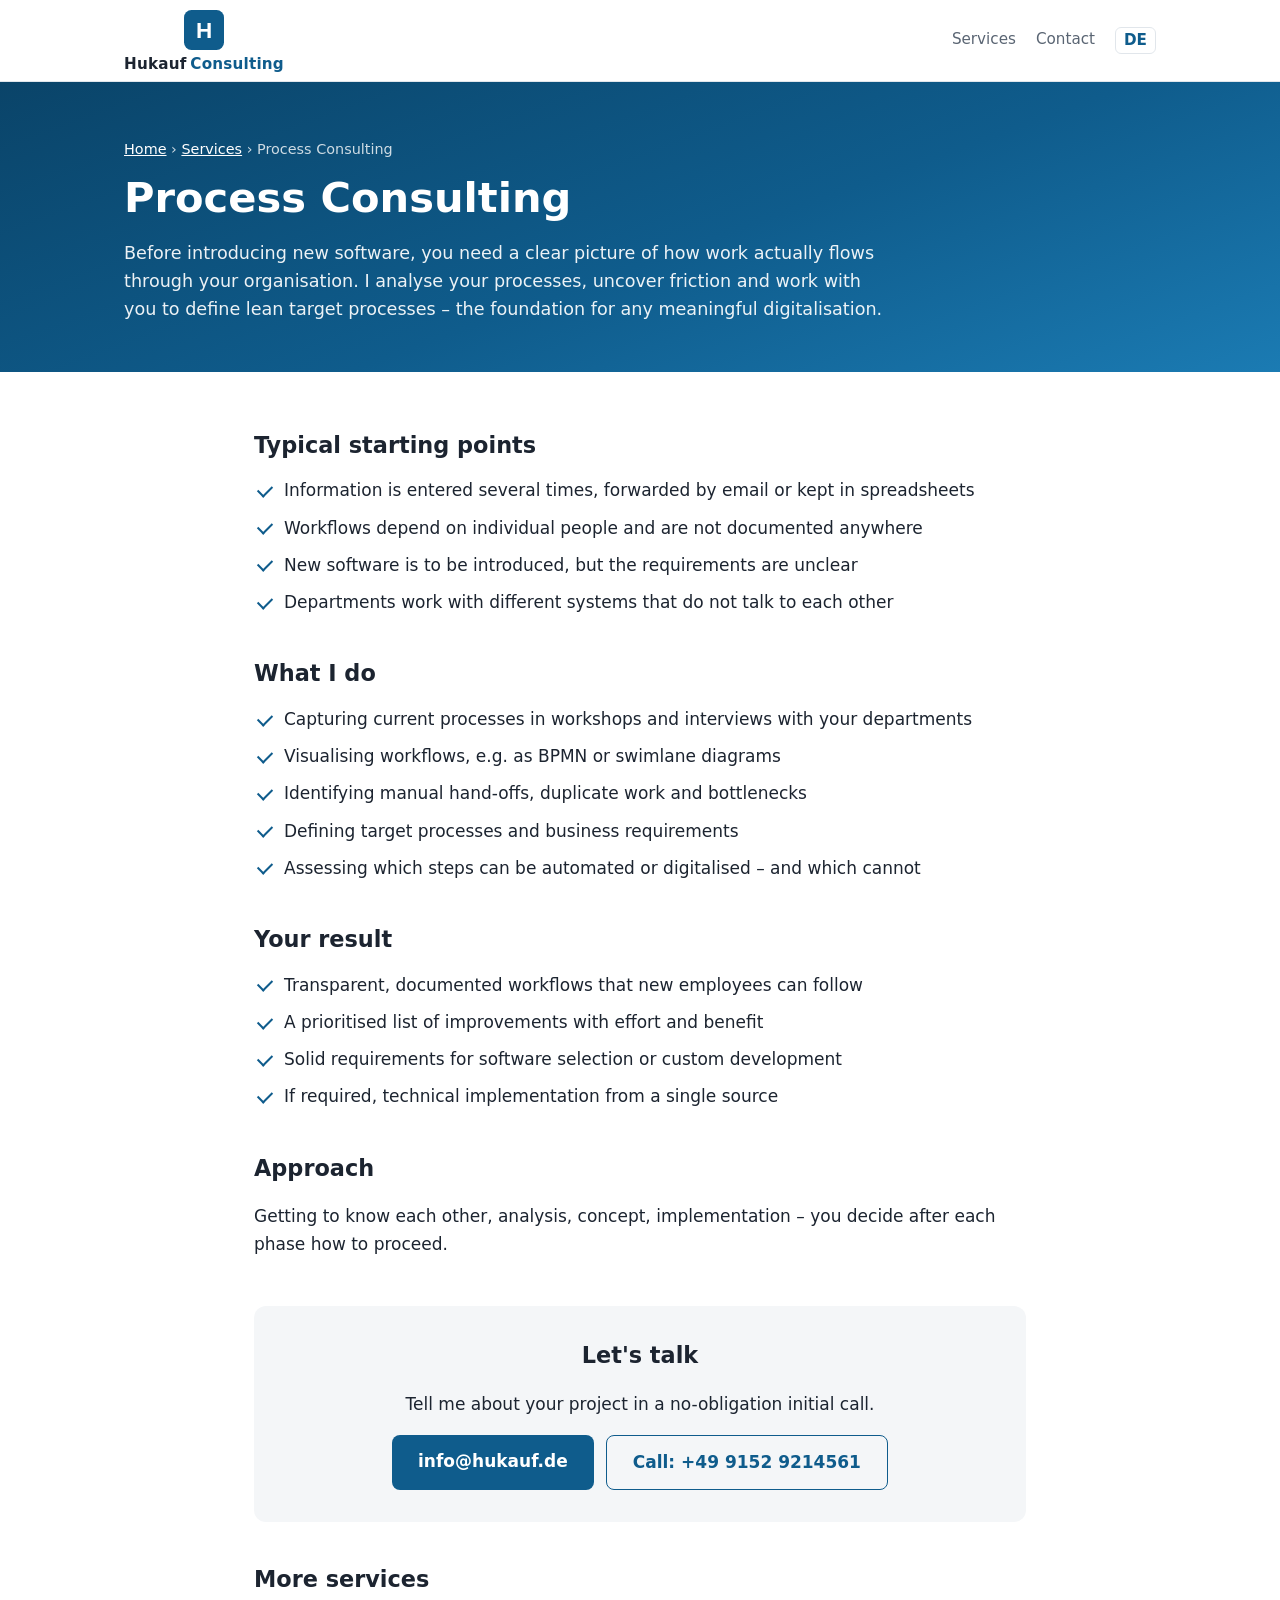
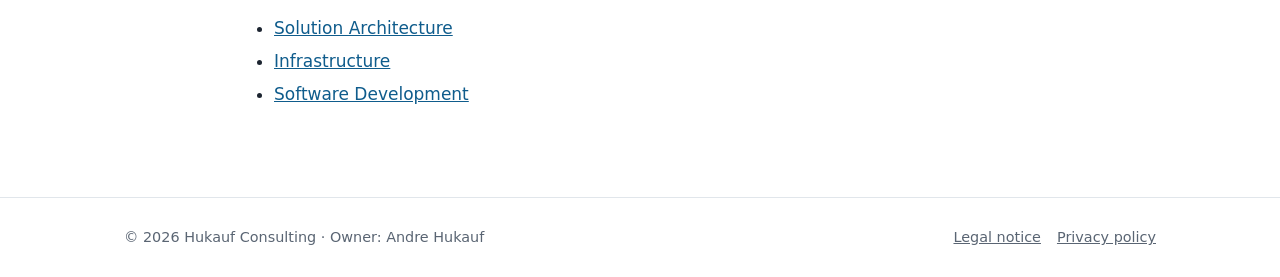
<file: en/services/process-consulting.html>
<!DOCTYPE html>
<html lang="en">
<head>
  <meta charset="utf-8">
  <meta name="viewport" content="width=device-width, initial-scale=1">
  <title>Process Consulting for SMEs, Nuremberg | Hukauf</title>
  <meta name="description" content="Process consulting for mid-sized companies: analysing workflows, removing manual hand-offs, defining target processes and implementing digitalisation where it pays off.">
  <link rel="canonical" href="https://www.hukauf.de/en/services/process-consulting.html">
  <link rel="alternate" hreflang="en" href="https://www.hukauf.de/en/services/process-consulting.html">
  <link rel="alternate" hreflang="de" href="https://www.hukauf.de/leistungen/prozessberatung.html">
  <link rel="alternate" hreflang="x-default" href="https://www.hukauf.de/leistungen/prozessberatung.html">
  <link rel="stylesheet" href="/style.css">
  <link rel="icon" href="/favicon.svg" type="image/svg+xml">
  <link rel="apple-touch-icon" href="/apple-touch-icon.png">
  <meta name="theme-color" content="#0f5c8c">
  <meta property="og:type" content="website">
  <meta property="og:locale" content="en_US">
  <meta property="og:site_name" content="Hukauf Consulting">
  <meta property="og:title" content="Process Consulting – Hukauf Consulting">
  <meta property="og:description" content="Process consulting for mid-sized companies: analysing workflows, removing manual hand-offs, defining target processes and implementing digitalisation where it pays off.">
  <meta property="og:url" content="https://www.hukauf.de/en/services/process-consulting.html">
  <meta property="og:image" content="https://www.hukauf.de/og-image.png">
  <meta name="twitter:card" content="summary_large_image">
  <script type="application/ld+json">
[
  {
    "@context": "https://schema.org",
    "@type": "Service",
    "name": "Process Consulting",
    "description": "Process consulting for mid-sized companies: analysing workflows, removing manual hand-offs, defining target processes and implementing digitalisation where it pays off.",
    "url": "https://www.hukauf.de/en/services/process-consulting.html",
    "inLanguage": "en",
    "provider": {
      "@type": "ProfessionalService",
      "name": "Hukauf Consulting",
      "url": "https://www.hukauf.de/"
    },
    "areaServed": [
      "Nuremberg",
      "Middle Franconia",
      "Germany"
    ]
  },
  {
    "@context": "https://schema.org",
    "@type": "BreadcrumbList",
    "itemListElement": [
      {
        "@type": "ListItem",
        "position": 1,
        "name": "Home",
        "item": "https://www.hukauf.de/en/"
      },
      {
        "@type": "ListItem",
        "position": 2,
        "name": "Services",
        "item": "https://www.hukauf.de/en/#services"
      },
      {
        "@type": "ListItem",
        "position": 3,
        "name": "Process Consulting",
        "item": "https://www.hukauf.de/en/services/process-consulting.html"
      }
    ]
  }
]
  </script>
</head>
<body>
<a class="skip-link" href="#main">Skip to content</a>

<header class="site-header">
  <div class="container">
    <a class="logo" href="/en/"><img class="logo-mark" src="/favicon.svg" width="40" height="40" alt=""><span class="logo-text">Hukauf<span>Consulting</span></span></a>
    <nav class="nav" aria-label="Main navigation">
      <a href="/en/#services">Services</a>
      <a href="/en/#contact">Contact</a>
      <a class="lang" href="/leistungen/prozessberatung.html" hreflang="de" lang="de" title="Deutsche Version">DE</a>
    </nav>
  </div>
</header>

<main id="main">
  <section class="page-hero">
    <div class="container">
      <nav class="breadcrumb" aria-label="Breadcrumb"><a href="/en/">Home</a> › <a href="/en/#services">Services</a> › <span aria-current="page">Process Consulting</span></nav>
      <h1>Process Consulting</h1>
      <p>Before introducing new software, you need a clear picture of how work actually flows through your organisation. I analyse your processes, uncover friction and work with you to define lean target processes – the foundation for any meaningful digitalisation.</p>
    </div>
  </section>

  <section class="page-body">
    <div class="container content">

      <h2>Typical starting points</h2>
      <ul class="checklist">
          <li>Information is entered several times, forwarded by email or kept in spreadsheets</li>
          <li>Workflows depend on individual people and are not documented anywhere</li>
          <li>New software is to be introduced, but the requirements are unclear</li>
          <li>Departments work with different systems that do not talk to each other</li>
      </ul>

      <h2>What I do</h2>
      <ul class="checklist">
          <li>Capturing current processes in workshops and interviews with your departments</li>
          <li>Visualising workflows, e.g. as BPMN or swimlane diagrams</li>
          <li>Identifying manual hand-offs, duplicate work and bottlenecks</li>
          <li>Defining target processes and business requirements</li>
          <li>Assessing which steps can be automated or digitalised – and which cannot</li>
      </ul>

      <h2>Your result</h2>
      <ul class="checklist">
          <li>Transparent, documented workflows that new employees can follow</li>
          <li>A prioritised list of improvements with effort and benefit</li>
          <li>Solid requirements for software selection or custom development</li>
          <li>If required, technical implementation from a single source</li>
      </ul>

      <h2>Approach</h2>
      <p>Getting to know each other, analysis, concept, implementation – you decide after each phase how to proceed.</p>

      <div class="cta-box">
        <h2>Let's talk</h2>
        <p>Tell me about your project in a no-obligation initial call.</p>
        <div class="contact-actions">
          <a class="btn" href="mailto:info@hukauf.de">info@hukauf.de</a>
          <a class="btn btn-outline" href="tel:+4991529214561">Call: +49 9152 9214561</a>
        </div>
      </div>

      <div class="related">
        <h2>More services</h2>
        <ul>
          <li><a href="/en/services/solution-architecture.html">Solution Architecture</a></li>
          <li><a href="/en/services/infrastructure.html">Infrastructure</a></li>
          <li><a href="/en/services/software-development.html">Software Development</a></li>
        </ul>
      </div>
    </div>
  </section>
</main>

<footer class="site-footer">
  <div class="container">
    <span>© 2026 Hukauf Consulting · Owner: Andre Hukauf</span>
    <span><a href="/en/legal-notice.html">Legal notice</a><a href="/en/privacy.html">Privacy policy</a></span>
  </div>
</footer>

</body>
</html>
</file>
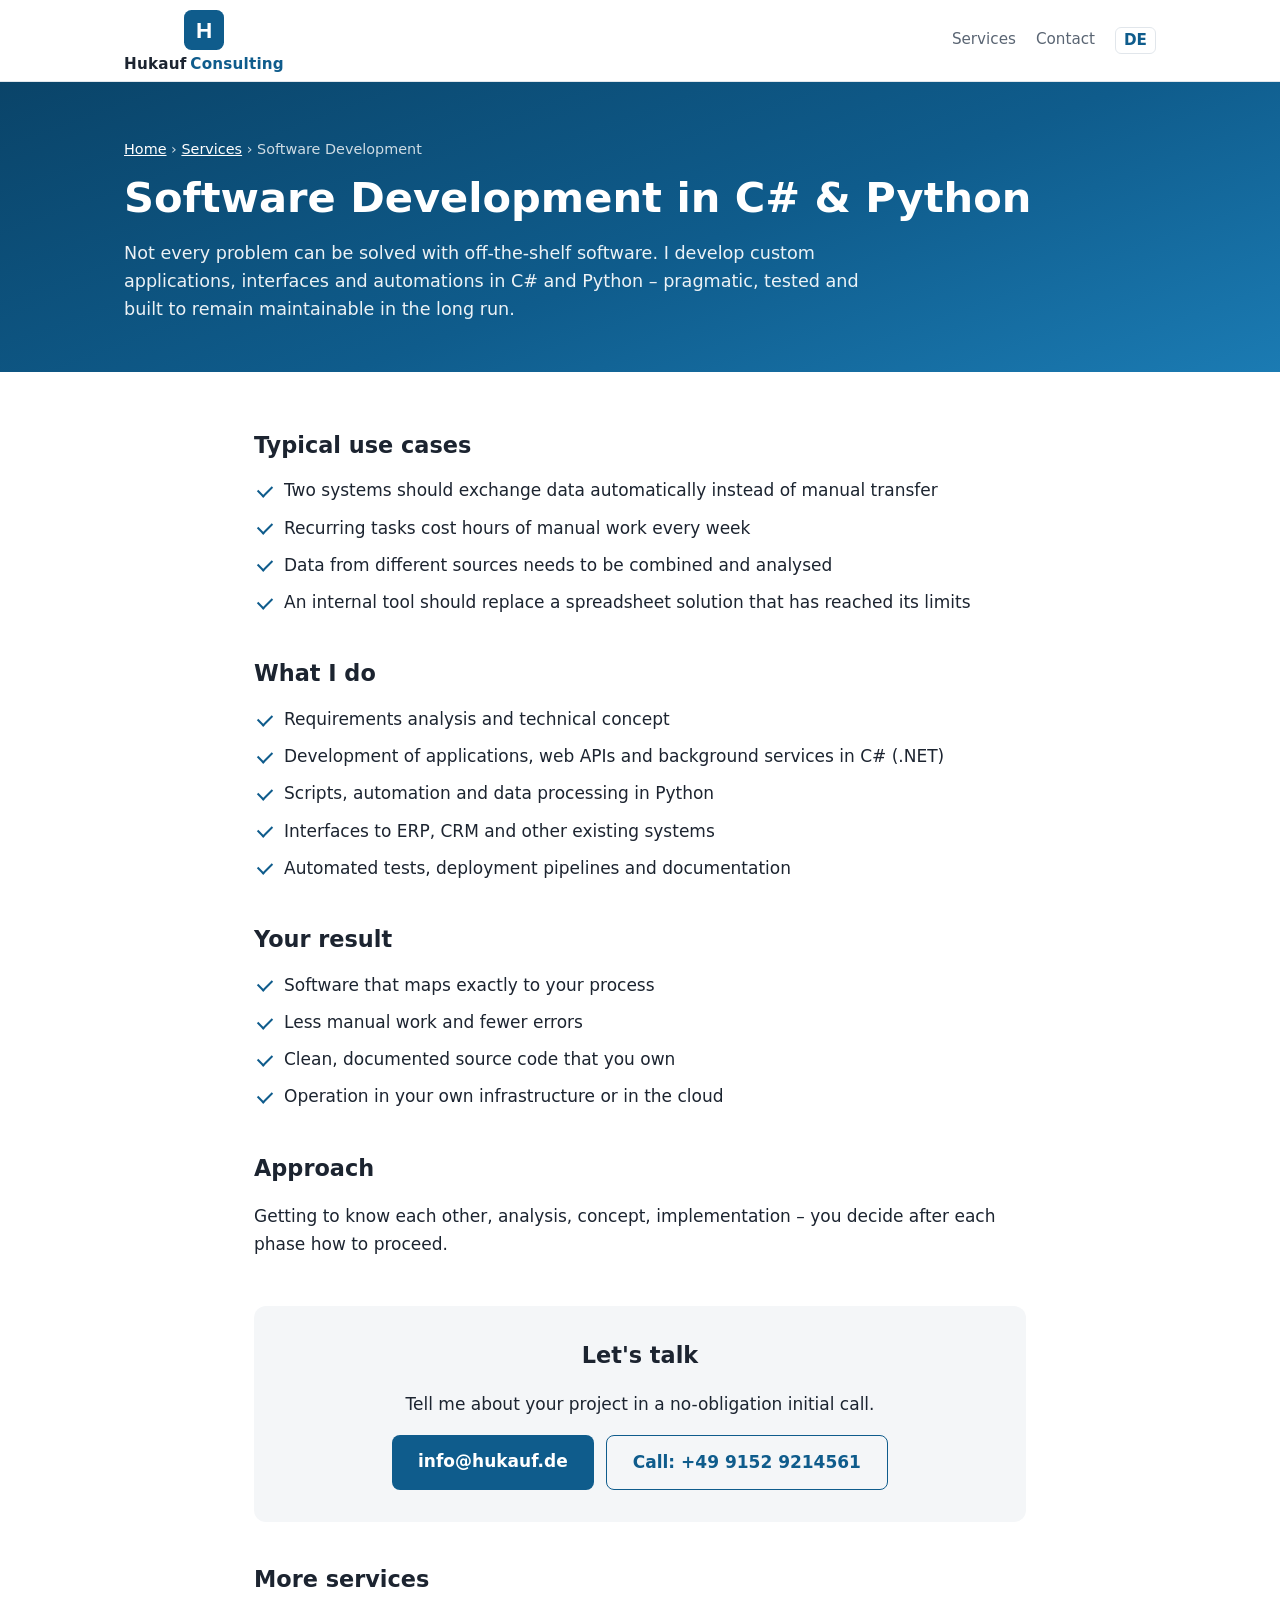
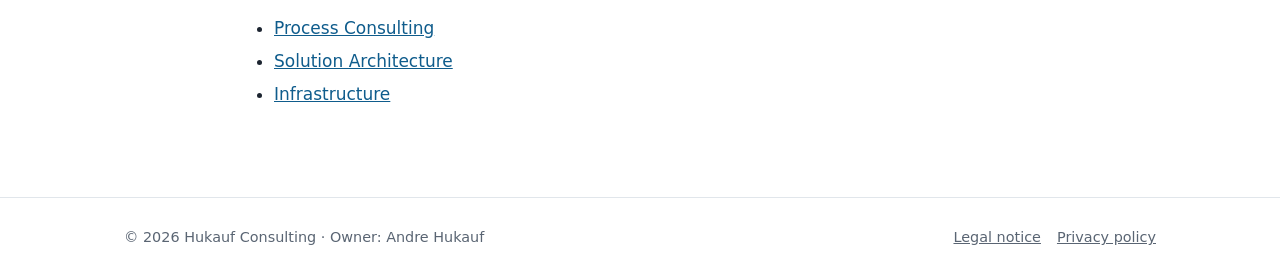
<file: en/services/software-development.html>
<!DOCTYPE html>
<html lang="en">
<head>
  <meta charset="utf-8">
  <meta name="viewport" content="width=device-width, initial-scale=1">
  <title>C# &amp; Python Software Development Nuremberg | Hukauf</title>
  <meta name="description" content="Custom software development in C# and Python: applications, interfaces, system integration, automation and data processing for mid-sized companies.">
  <link rel="canonical" href="https://www.hukauf.de/en/services/software-development.html">
  <link rel="alternate" hreflang="en" href="https://www.hukauf.de/en/services/software-development.html">
  <link rel="alternate" hreflang="de" href="https://www.hukauf.de/leistungen/softwareentwicklung.html">
  <link rel="alternate" hreflang="x-default" href="https://www.hukauf.de/leistungen/softwareentwicklung.html">
  <link rel="stylesheet" href="/style.css">
  <link rel="icon" href="/favicon.svg" type="image/svg+xml">
  <link rel="apple-touch-icon" href="/apple-touch-icon.png">
  <meta name="theme-color" content="#0f5c8c">
  <meta property="og:type" content="website">
  <meta property="og:locale" content="en_US">
  <meta property="og:site_name" content="Hukauf Consulting">
  <meta property="og:title" content="Software Development in C# &amp; Python – Hukauf Consulting">
  <meta property="og:description" content="Custom software development in C# and Python: applications, interfaces, system integration, automation and data processing for mid-sized companies.">
  <meta property="og:url" content="https://www.hukauf.de/en/services/software-development.html">
  <meta property="og:image" content="https://www.hukauf.de/og-image.png">
  <meta name="twitter:card" content="summary_large_image">
  <script type="application/ld+json">
[
  {
    "@context": "https://schema.org",
    "@type": "Service",
    "name": "Software Development in C# & Python",
    "description": "Custom software development in C# and Python: applications, interfaces, system integration, automation and data processing for mid-sized companies.",
    "url": "https://www.hukauf.de/en/services/software-development.html",
    "inLanguage": "en",
    "provider": {
      "@type": "ProfessionalService",
      "name": "Hukauf Consulting",
      "url": "https://www.hukauf.de/"
    },
    "areaServed": [
      "Nuremberg",
      "Middle Franconia",
      "Germany"
    ]
  },
  {
    "@context": "https://schema.org",
    "@type": "BreadcrumbList",
    "itemListElement": [
      {
        "@type": "ListItem",
        "position": 1,
        "name": "Home",
        "item": "https://www.hukauf.de/en/"
      },
      {
        "@type": "ListItem",
        "position": 2,
        "name": "Services",
        "item": "https://www.hukauf.de/en/#services"
      },
      {
        "@type": "ListItem",
        "position": 3,
        "name": "Software Development in C# & Python",
        "item": "https://www.hukauf.de/en/services/software-development.html"
      }
    ]
  }
]
  </script>
</head>
<body>
<a class="skip-link" href="#main">Skip to content</a>

<header class="site-header">
  <div class="container">
    <a class="logo" href="/en/"><img class="logo-mark" src="/favicon.svg" width="40" height="40" alt=""><span class="logo-text">Hukauf<span>Consulting</span></span></a>
    <nav class="nav" aria-label="Main navigation">
      <a href="/en/#services">Services</a>
      <a href="/en/#contact">Contact</a>
      <a class="lang" href="/leistungen/softwareentwicklung.html" hreflang="de" lang="de" title="Deutsche Version">DE</a>
    </nav>
  </div>
</header>

<main id="main">
  <section class="page-hero">
    <div class="container">
      <nav class="breadcrumb" aria-label="Breadcrumb"><a href="/en/">Home</a> › <a href="/en/#services">Services</a> › <span aria-current="page">Software Development</span></nav>
      <h1>Software Development in C# &amp; Python</h1>
      <p>Not every problem can be solved with off-the-shelf software. I develop custom applications, interfaces and automations in C# and Python – pragmatic, tested and built to remain maintainable in the long run.</p>
    </div>
  </section>

  <section class="page-body">
    <div class="container content">

      <h2>Typical use cases</h2>
      <ul class="checklist">
          <li>Two systems should exchange data automatically instead of manual transfer</li>
          <li>Recurring tasks cost hours of manual work every week</li>
          <li>Data from different sources needs to be combined and analysed</li>
          <li>An internal tool should replace a spreadsheet solution that has reached its limits</li>
      </ul>

      <h2>What I do</h2>
      <ul class="checklist">
          <li>Requirements analysis and technical concept</li>
          <li>Development of applications, web APIs and background services in C# (.NET)</li>
          <li>Scripts, automation and data processing in Python</li>
          <li>Interfaces to ERP, CRM and other existing systems</li>
          <li>Automated tests, deployment pipelines and documentation</li>
      </ul>

      <h2>Your result</h2>
      <ul class="checklist">
          <li>Software that maps exactly to your process</li>
          <li>Less manual work and fewer errors</li>
          <li>Clean, documented source code that you own</li>
          <li>Operation in your own infrastructure or in the cloud</li>
      </ul>

      <h2>Approach</h2>
      <p>Getting to know each other, analysis, concept, implementation – you decide after each phase how to proceed.</p>

      <div class="cta-box">
        <h2>Let's talk</h2>
        <p>Tell me about your project in a no-obligation initial call.</p>
        <div class="contact-actions">
          <a class="btn" href="mailto:info@hukauf.de">info@hukauf.de</a>
          <a class="btn btn-outline" href="tel:+4991529214561">Call: +49 9152 9214561</a>
        </div>
      </div>

      <div class="related">
        <h2>More services</h2>
        <ul>
          <li><a href="/en/services/process-consulting.html">Process Consulting</a></li>
          <li><a href="/en/services/solution-architecture.html">Solution Architecture</a></li>
          <li><a href="/en/services/infrastructure.html">Infrastructure</a></li>
        </ul>
      </div>
    </div>
  </section>
</main>

<footer class="site-footer">
  <div class="container">
    <span>© 2026 Hukauf Consulting · Owner: Andre Hukauf</span>
    <span><a href="/en/legal-notice.html">Legal notice</a><a href="/en/privacy.html">Privacy policy</a></span>
  </div>
</footer>

</body>
</html>
</file>
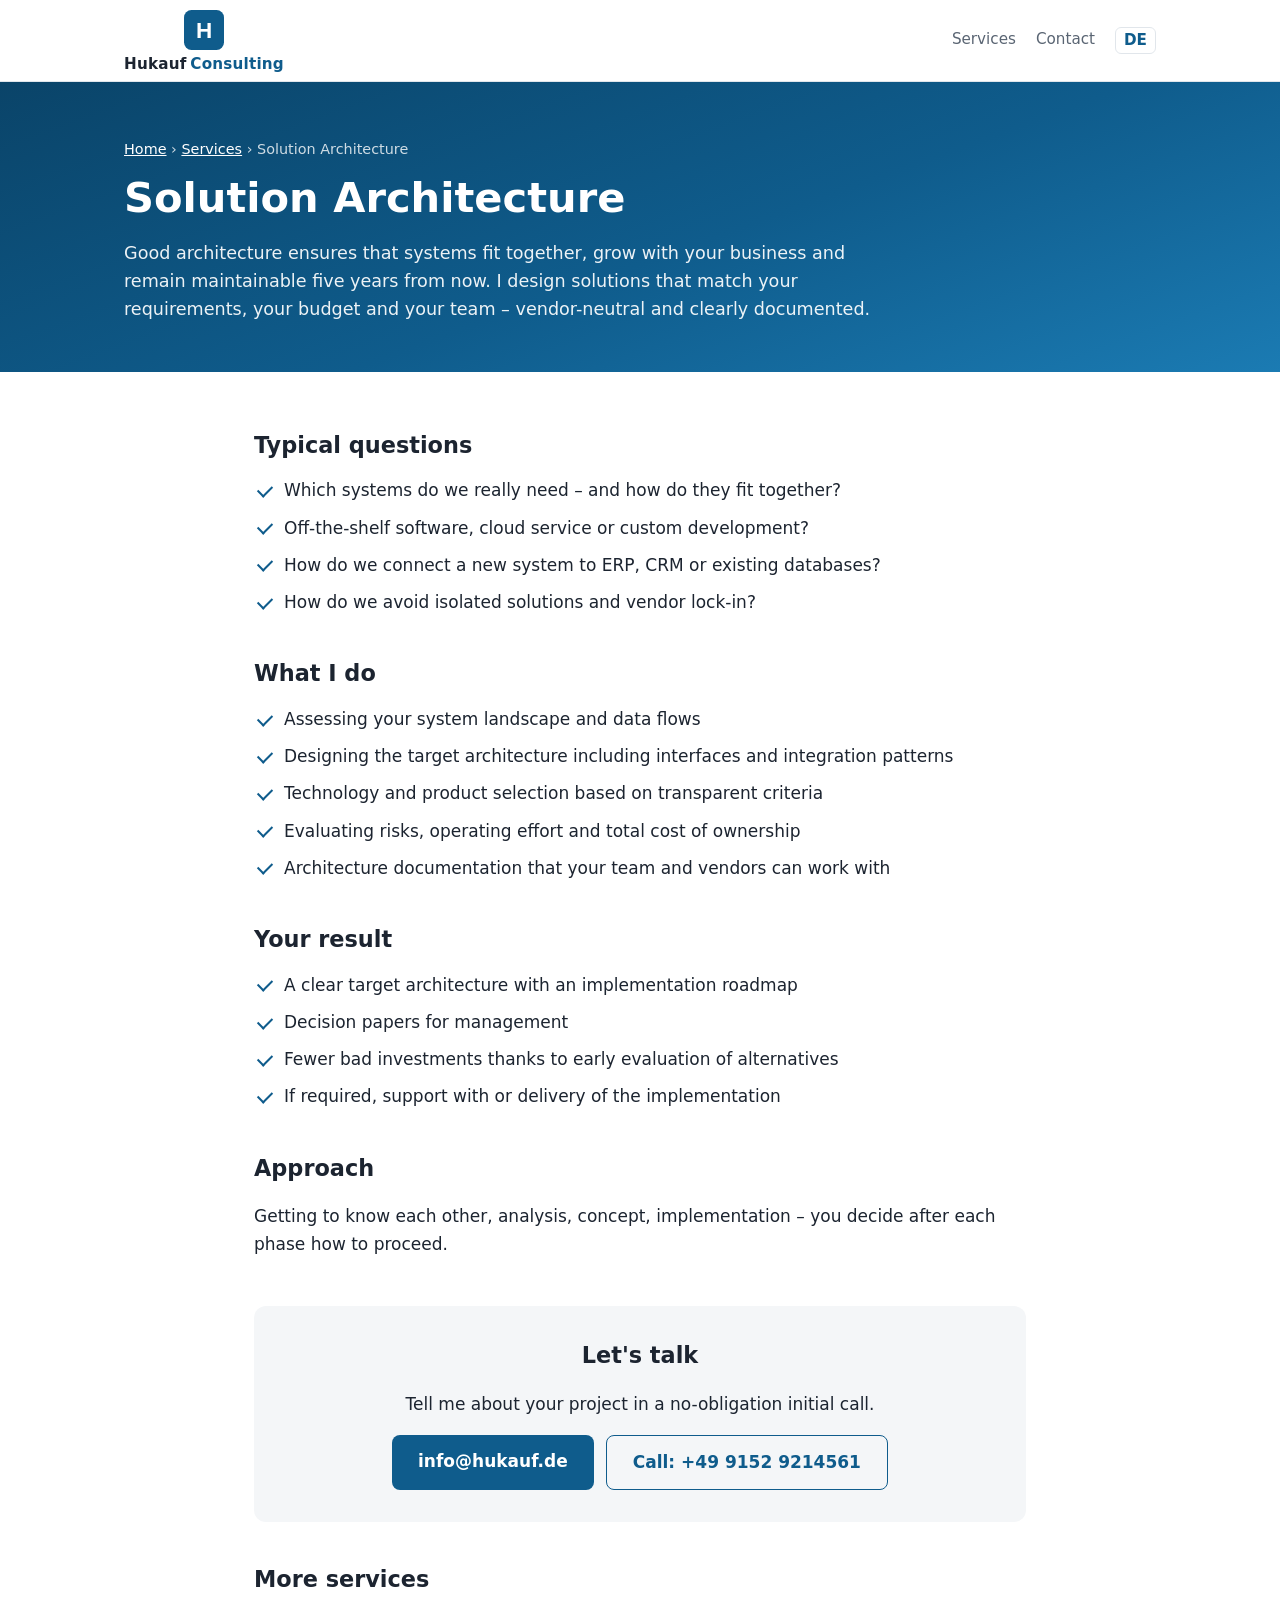
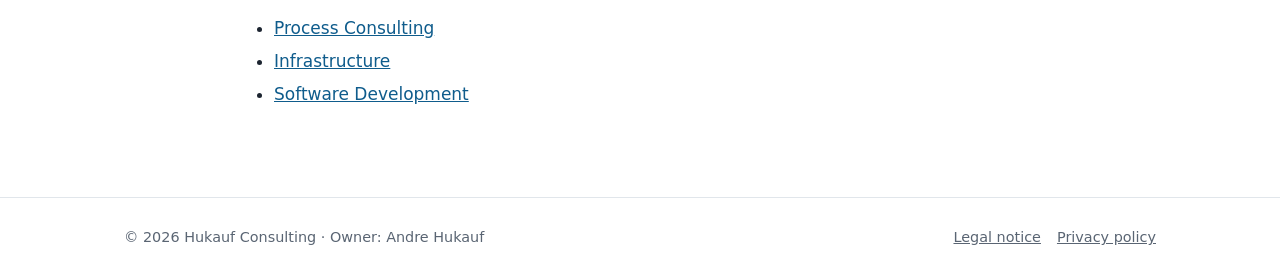
<file: en/services/solution-architecture.html>
<!DOCTYPE html>
<html lang="en">
<head>
  <meta charset="utf-8">
  <meta name="viewport" content="width=device-width, initial-scale=1">
  <title>Solution Architecture Consulting Nuremberg | Hukauf</title>
  <meta name="description" content="Solution architecture for mid-sized companies: system landscape, interfaces, technology selection and vendor-neutral decision papers.">
  <link rel="canonical" href="https://www.hukauf.de/en/services/solution-architecture.html">
  <link rel="alternate" hreflang="en" href="https://www.hukauf.de/en/services/solution-architecture.html">
  <link rel="alternate" hreflang="de" href="https://www.hukauf.de/leistungen/loesungsarchitektur.html">
  <link rel="alternate" hreflang="x-default" href="https://www.hukauf.de/leistungen/loesungsarchitektur.html">
  <link rel="stylesheet" href="/style.css">
  <link rel="icon" href="/favicon.svg" type="image/svg+xml">
  <link rel="apple-touch-icon" href="/apple-touch-icon.png">
  <meta name="theme-color" content="#0f5c8c">
  <meta property="og:type" content="website">
  <meta property="og:locale" content="en_US">
  <meta property="og:site_name" content="Hukauf Consulting">
  <meta property="og:title" content="Solution Architecture – Hukauf Consulting">
  <meta property="og:description" content="Solution architecture for mid-sized companies: system landscape, interfaces, technology selection and vendor-neutral decision papers.">
  <meta property="og:url" content="https://www.hukauf.de/en/services/solution-architecture.html">
  <meta property="og:image" content="https://www.hukauf.de/og-image.png">
  <meta name="twitter:card" content="summary_large_image">
  <script type="application/ld+json">
[
  {
    "@context": "https://schema.org",
    "@type": "Service",
    "name": "Solution Architecture",
    "description": "Solution architecture for mid-sized companies: system landscape, interfaces, technology selection and vendor-neutral decision papers.",
    "url": "https://www.hukauf.de/en/services/solution-architecture.html",
    "inLanguage": "en",
    "provider": {
      "@type": "ProfessionalService",
      "name": "Hukauf Consulting",
      "url": "https://www.hukauf.de/"
    },
    "areaServed": [
      "Nuremberg",
      "Middle Franconia",
      "Germany"
    ]
  },
  {
    "@context": "https://schema.org",
    "@type": "BreadcrumbList",
    "itemListElement": [
      {
        "@type": "ListItem",
        "position": 1,
        "name": "Home",
        "item": "https://www.hukauf.de/en/"
      },
      {
        "@type": "ListItem",
        "position": 2,
        "name": "Services",
        "item": "https://www.hukauf.de/en/#services"
      },
      {
        "@type": "ListItem",
        "position": 3,
        "name": "Solution Architecture",
        "item": "https://www.hukauf.de/en/services/solution-architecture.html"
      }
    ]
  }
]
  </script>
</head>
<body>
<a class="skip-link" href="#main">Skip to content</a>

<header class="site-header">
  <div class="container">
    <a class="logo" href="/en/"><img class="logo-mark" src="/favicon.svg" width="40" height="40" alt=""><span class="logo-text">Hukauf<span>Consulting</span></span></a>
    <nav class="nav" aria-label="Main navigation">
      <a href="/en/#services">Services</a>
      <a href="/en/#contact">Contact</a>
      <a class="lang" href="/leistungen/loesungsarchitektur.html" hreflang="de" lang="de" title="Deutsche Version">DE</a>
    </nav>
  </div>
</header>

<main id="main">
  <section class="page-hero">
    <div class="container">
      <nav class="breadcrumb" aria-label="Breadcrumb"><a href="/en/">Home</a> › <a href="/en/#services">Services</a> › <span aria-current="page">Solution Architecture</span></nav>
      <h1>Solution Architecture</h1>
      <p>Good architecture ensures that systems fit together, grow with your business and remain maintainable five years from now. I design solutions that match your requirements, your budget and your team – vendor-neutral and clearly documented.</p>
    </div>
  </section>

  <section class="page-body">
    <div class="container content">

      <h2>Typical questions</h2>
      <ul class="checklist">
          <li>Which systems do we really need – and how do they fit together?</li>
          <li>Off-the-shelf software, cloud service or custom development?</li>
          <li>How do we connect a new system to ERP, CRM or existing databases?</li>
          <li>How do we avoid isolated solutions and vendor lock-in?</li>
      </ul>

      <h2>What I do</h2>
      <ul class="checklist">
          <li>Assessing your system landscape and data flows</li>
          <li>Designing the target architecture including interfaces and integration patterns</li>
          <li>Technology and product selection based on transparent criteria</li>
          <li>Evaluating risks, operating effort and total cost of ownership</li>
          <li>Architecture documentation that your team and vendors can work with</li>
      </ul>

      <h2>Your result</h2>
      <ul class="checklist">
          <li>A clear target architecture with an implementation roadmap</li>
          <li>Decision papers for management</li>
          <li>Fewer bad investments thanks to early evaluation of alternatives</li>
          <li>If required, support with or delivery of the implementation</li>
      </ul>

      <h2>Approach</h2>
      <p>Getting to know each other, analysis, concept, implementation – you decide after each phase how to proceed.</p>

      <div class="cta-box">
        <h2>Let's talk</h2>
        <p>Tell me about your project in a no-obligation initial call.</p>
        <div class="contact-actions">
          <a class="btn" href="mailto:info@hukauf.de">info@hukauf.de</a>
          <a class="btn btn-outline" href="tel:+4991529214561">Call: +49 9152 9214561</a>
        </div>
      </div>

      <div class="related">
        <h2>More services</h2>
        <ul>
          <li><a href="/en/services/process-consulting.html">Process Consulting</a></li>
          <li><a href="/en/services/infrastructure.html">Infrastructure</a></li>
          <li><a href="/en/services/software-development.html">Software Development</a></li>
        </ul>
      </div>
    </div>
  </section>
</main>

<footer class="site-footer">
  <div class="container">
    <span>© 2026 Hukauf Consulting · Owner: Andre Hukauf</span>
    <span><a href="/en/legal-notice.html">Legal notice</a><a href="/en/privacy.html">Privacy policy</a></span>
  </div>
</footer>

</body>
</html>
</file>
<file: style.css>
:root {
  --bg: #ffffff;
  --bg-alt: #f4f6f8;
  --text: #1c2430;
  --muted: #5a6573;
  --accent: #0f5c8c;
  --accent-dark: #0a4469;
  --border: #e1e6eb;
  --radius: 12px;
  --max: 1080px;
}

* { box-sizing: border-box; }

html { scroll-behavior: smooth; }

@media (prefers-reduced-motion: reduce) {
  html { scroll-behavior: auto; }
}

/* Barrierefreiheit */
.skip-link {
  position: absolute;
  left: 12px;
  top: -60px;
  z-index: 100;
  background: var(--accent-dark);
  color: #fff;
  padding: 10px 16px;
  border-radius: 6px;
  font-weight: 600;
  text-decoration: none;
}
.skip-link:focus { top: 12px; color: #fff; }

a:focus-visible,
button:focus-visible {
  outline: 3px solid var(--accent);
  outline-offset: 3px;
  border-radius: 4px;
}
.hero a:focus-visible { outline-color: #ffffff; }

#main, section[id] { scroll-margin-top: 100px; }

body {
  margin: 0;
  font-family: system-ui, -apple-system, "Segoe UI", Roboto, "Helvetica Neue", Arial, sans-serif;
  font-size: 17px;
  line-height: 1.6;
  color: var(--text);
  background: var(--bg);
}

a { color: var(--accent); }
a:hover { color: var(--accent-dark); }

.container {
  width: 100%;
  max-width: var(--max);
  margin: 0 auto;
  padding: 0 24px;
}

/* Header */
.site-header {
  position: sticky;
  top: 0;
  z-index: 10;
  background: rgba(255, 255, 255, 0.95);
  border-bottom: 1px solid var(--border);
  backdrop-filter: blur(6px);
}
.site-header .container {
  display: flex;
  align-items: center;
  justify-content: space-between;
  min-height: 64px;
  gap: 16px;
  flex-wrap: wrap;
}
.logo {
  font-weight: 700;
  font-size: 1.15rem;
  color: var(--text);
  text-decoration: none;
  letter-spacing: 0.2px;
}
.logo-text span { color: var(--accent); margin-left: 0.25em; }
.logo {
  display: inline-flex;
  flex-direction: column;
  align-items: center;
  padding: 10px 0 8px;
  font-size: 0.95rem;
  line-height: 1.2;
}
.logo-text { display: flex; color: var(--text); margin: 0; }
.logo-mark {
  width: 40px;
  height: 40px;
  margin-bottom: 5px;
  flex-shrink: 0;
}
.nav { display: flex; gap: 20px; flex-wrap: wrap; }
.nav a {
  color: var(--muted);
  text-decoration: none;
  font-size: 0.95rem;
}
.nav a:hover { color: var(--accent); }
.nav a.lang {
  border: 1px solid var(--border);
  border-radius: 6px;
  padding: 0 8px;
  font-weight: 600;
  color: var(--accent);
}

/* Hero */
.hero {
  padding: 96px 0 80px;
  background: linear-gradient(160deg, #0a4469 0%, #0f5c8c 55%, #1b7bb3 100%);
  color: #fff;
}
.hero h1 {
  font-size: clamp(2rem, 4.5vw, 3rem);
  line-height: 1.15;
  margin: 0 0 20px;
  max-width: 760px;
}
.hero p {
  font-size: 1.15rem;
  max-width: 680px;
  margin: 0 0 32px;
  color: rgba(255, 255, 255, 0.9);
}
.btn {
  display: inline-block;
  padding: 13px 26px;
  border-radius: 8px;
  font-weight: 600;
  text-decoration: none;
  background: #fff;
  color: var(--accent-dark);
}
.btn:hover { background: #e8f1f7; color: var(--accent-dark); }
.btn-secondary {
  background: transparent;
  color: #fff;
  border: 1px solid rgba(255, 255, 255, 0.6);
  margin-left: 10px;
}
.btn-secondary:hover { background: rgba(255, 255, 255, 0.1); color: #fff; }

/* Sections */
section { padding: 80px 0; }
section.alt { background: var(--bg-alt); }
.section-title {
  font-size: clamp(1.6rem, 3vw, 2.1rem);
  margin: 0 0 12px;
}
.section-lead {
  color: var(--muted);
  max-width: 680px;
  margin: 0 0 40px;
}

/* Cards */
.grid {
  display: grid;
  grid-template-columns: repeat(auto-fit, minmax(240px, 1fr));
  gap: 24px;
}
.card {
  background: var(--bg);
  border: 1px solid var(--border);
  border-radius: var(--radius);
  padding: 28px;
}
.card h3 { margin: 0 0 10px; font-size: 1.2rem; }
.card p { margin: 0 0 12px; color: var(--muted); }
.card ul { margin: 0; padding-left: 20px; color: var(--muted); }
.card li { margin-bottom: 4px; }
.icon {
  width: 44px;
  height: 44px;
  border-radius: 10px;
  background: #e3eef6;
  color: var(--accent);
  display: flex;
  align-items: center;
  justify-content: center;
  margin-bottom: 16px;
}
.icon svg { width: 24px; height: 24px; }

/* Steps */
.steps {
  display: grid;
  grid-template-columns: repeat(auto-fit, minmax(220px, 1fr));
  gap: 24px;
  counter-reset: step;
}
.step {
  position: relative;
  padding: 28px 24px 24px;
  border-top: 3px solid var(--accent);
  background: var(--bg);
  border-radius: 0 0 var(--radius) var(--radius);
}
.step::before {
  counter-increment: step;
  content: counter(step, decimal-leading-zero);
  display: block;
  font-weight: 700;
  color: var(--accent);
  margin-bottom: 8px;
}
.step h3 { margin: 0 0 8px; font-size: 1.1rem; }
.step p { margin: 0; color: var(--muted); }

/* About */
.about {
  display: grid;
  grid-template-columns: 220px 1.4fr 1fr;
  gap: 48px;
  align-items: start;
}
.facts {
  background: var(--bg-alt);
  border-radius: var(--radius);
  padding: 28px;
}
.facts h3 { margin-top: 0; }
.facts ul { margin: 0; padding-left: 20px; }
.facts li { margin-bottom: 6px; }

.portrait {
  width: 100%;
  height: auto;
  border-radius: var(--radius);
  box-shadow: 0 6px 20px rgba(16, 40, 64, 0.12);
}

/* Contact */
.contact-box {
  background: var(--bg);
  border: 1px solid var(--border);
  border-radius: var(--radius);
  padding: 40px;
  text-align: center;
  max-width: 720px;
  margin: 0 auto;
}
.contact-box .btn {
  background: var(--accent);
  color: #fff;
  margin-top: 12px;
}
.contact-box .btn:hover { background: var(--accent-dark); }

/* Legal pages */
.legal { padding: 64px 0 80px; }
.legal h1 { margin-top: 0; }
.legal h2 { margin-top: 36px; font-size: 1.3rem; }
.legal .container { max-width: 800px; }

/* Footer */
.site-footer {
  border-top: 1px solid var(--border);
  padding: 28px 0;
  color: var(--muted);
  font-size: 0.9rem;
}
.site-footer .container {
  display: flex;
  justify-content: space-between;
  flex-wrap: wrap;
  gap: 12px;
}
.site-footer a { color: var(--muted); margin-left: 16px; }
.site-footer a:first-child { margin-left: 0; }

@media (max-width: 760px) {
  body { font-size: 16px; }
  .hero { padding: 64px 0 56px; }
  section { padding: 56px 0; }
  .about { grid-template-columns: 1fr; gap: 28px; }
  .portrait { max-width: 220px; }
  .btn-secondary { margin-left: 0; margin-top: 10px; }
  .nav { gap: 14px; }
  .contact-box { padding: 28px 20px; }
}

/* Kontakt-Buttons */
.contact-actions {
  display: flex;
  flex-wrap: wrap;
  justify-content: center;
  gap: 12px;
  margin-top: 12px;
}
.contact-actions .btn { margin-top: 0; }
.btn-outline {
  background: transparent;
  color: var(--accent);
  border: 1px solid var(--accent);
}
.btn-outline:hover { background: #e8f1f7; color: var(--accent-dark); }
.contact-box .btn-outline { background: transparent; color: var(--accent); }
.contact-box .btn-outline:hover { background: #e8f1f7; color: var(--accent-dark); }

/* "Mehr erfahren"-Link in Karten */
.card { display: flex; flex-direction: column; padding: 26px 24px; }
.card h3 { font-size: 1.15rem; }
.card li { hyphens: auto; -webkit-hyphens: auto; }
.card .more {
  margin-top: auto;
  padding-top: 16px;
  font-weight: 600;
  text-decoration: none;
}
.card .more:hover { text-decoration: underline; }
.visually-hidden {
  position: absolute !important;
  width: 1px; height: 1px;
  overflow: hidden;
  clip: rect(0 0 0 0);
  white-space: nowrap;
}

/* Leistungs-Unterseiten */
.page-hero {
  padding: 56px 0 48px;
  background: linear-gradient(160deg, #0a4469 0%, #0f5c8c 55%, #1b7bb3 100%);
  color: #fff;
}
.page-hero h1 {
  font-size: clamp(1.9rem, 4vw, 2.6rem);
  line-height: 1.2;
  margin: 12px 0 16px;
}
.page-hero p {
  max-width: 760px;
  margin: 0;
  font-size: 1.1rem;
  color: rgba(255, 255, 255, 0.92);
}
.breadcrumb { font-size: 0.9rem; color: rgba(255, 255, 255, 0.8); }
.breadcrumb a { color: #fff; }
.page-hero a:focus-visible { outline-color: #fff; }
.page-body { padding: 56px 0 72px; }
.content { max-width: 820px; }
.content h2 { font-size: 1.4rem; margin: 40px 0 14px; }
.content h2:first-child { margin-top: 0; }
.checklist { list-style: none; padding: 0; margin: 0; }
.checklist li {
  position: relative;
  padding-left: 30px;
  margin-bottom: 10px;
}
.checklist li::before {
  content: "";
  position: absolute;
  left: 4px;
  top: 0.45em;
  width: 12px;
  height: 7px;
  border-left: 2.5px solid var(--accent);
  border-bottom: 2.5px solid var(--accent);
  transform: rotate(-45deg);
}
.cta-box {
  margin-top: 48px;
  padding: 32px;
  border-radius: var(--radius);
  background: var(--bg-alt);
  text-align: center;
}
.cta-box h2 { margin-top: 0; }
.cta-box .btn { background: var(--accent); color: #fff; }
.cta-box .btn:hover { background: var(--accent-dark); color: #fff; }
.cta-box .btn-outline { background: transparent; color: var(--accent); }
.cta-box .btn-outline:hover { background: #e8f1f7; color: var(--accent-dark); }
.related { margin-top: 40px; }
.related ul { padding-left: 20px; }
.related li { margin-bottom: 6px; }
</file>
